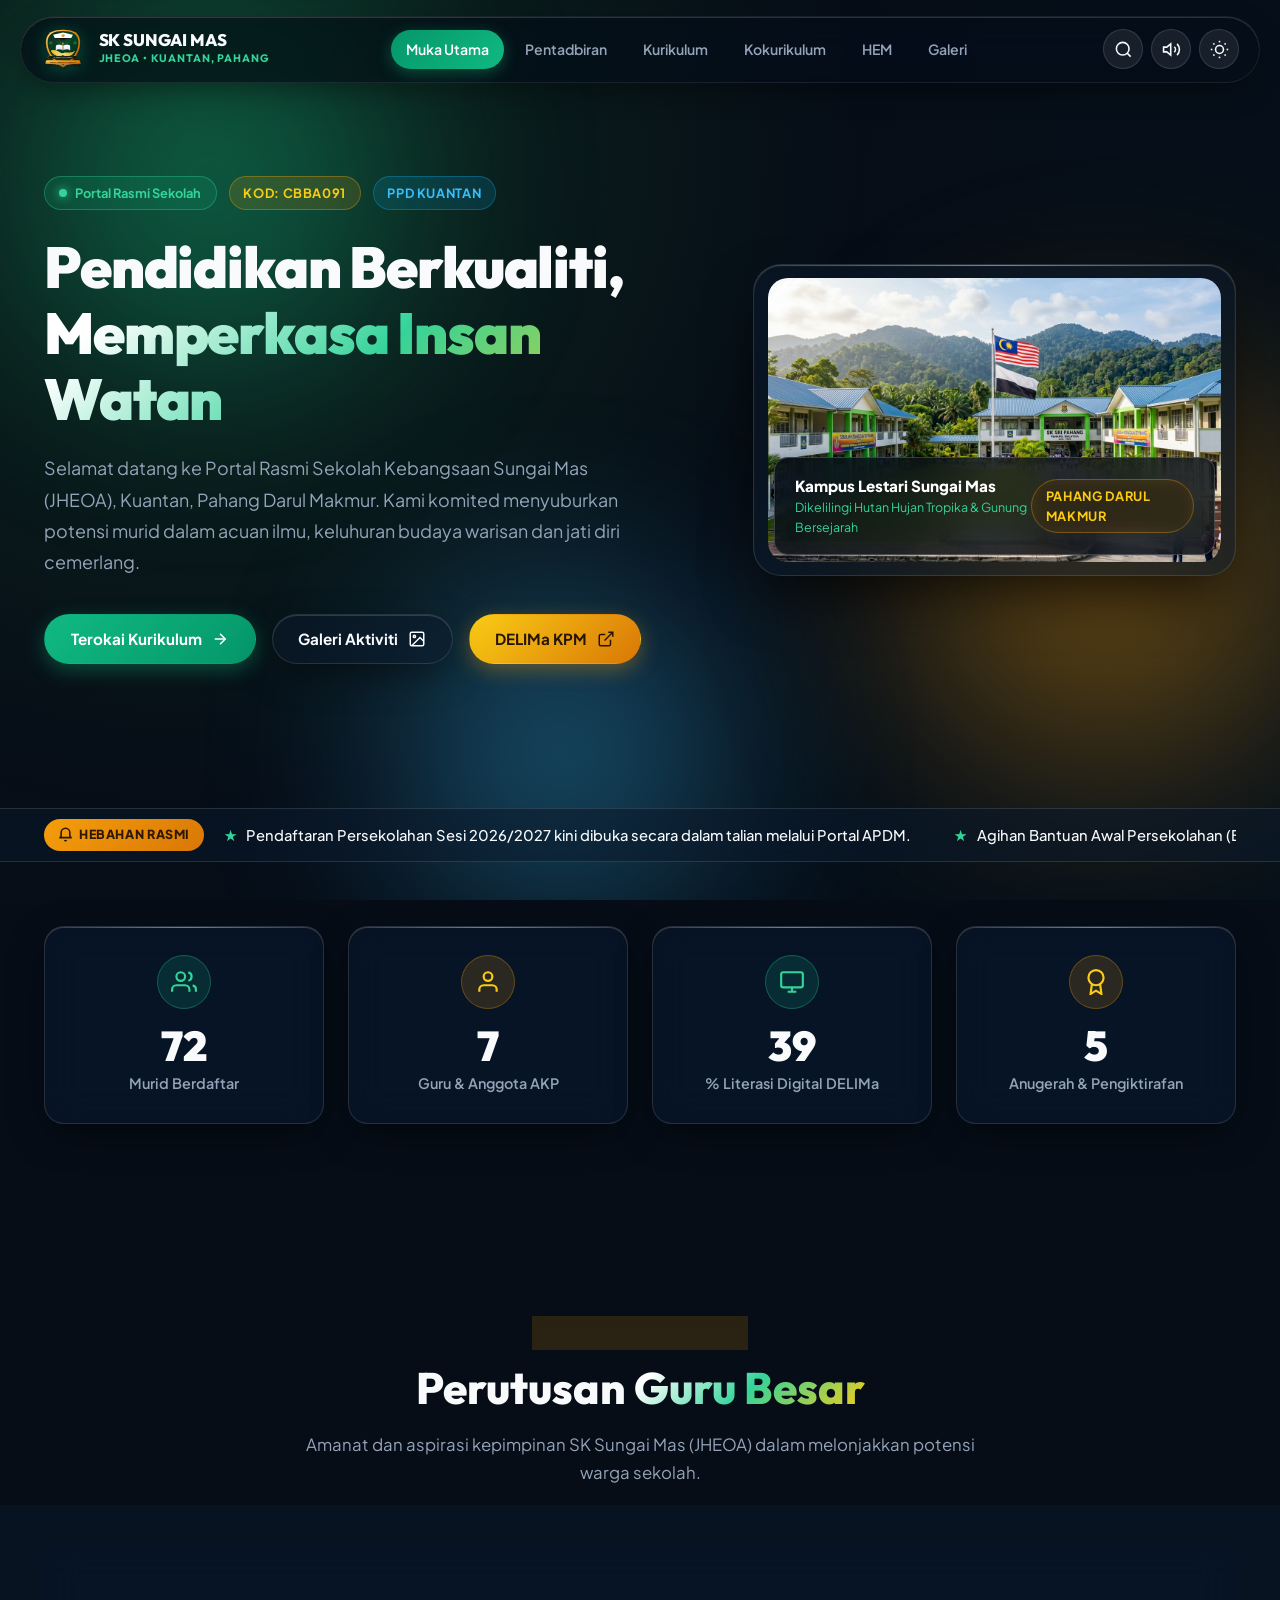
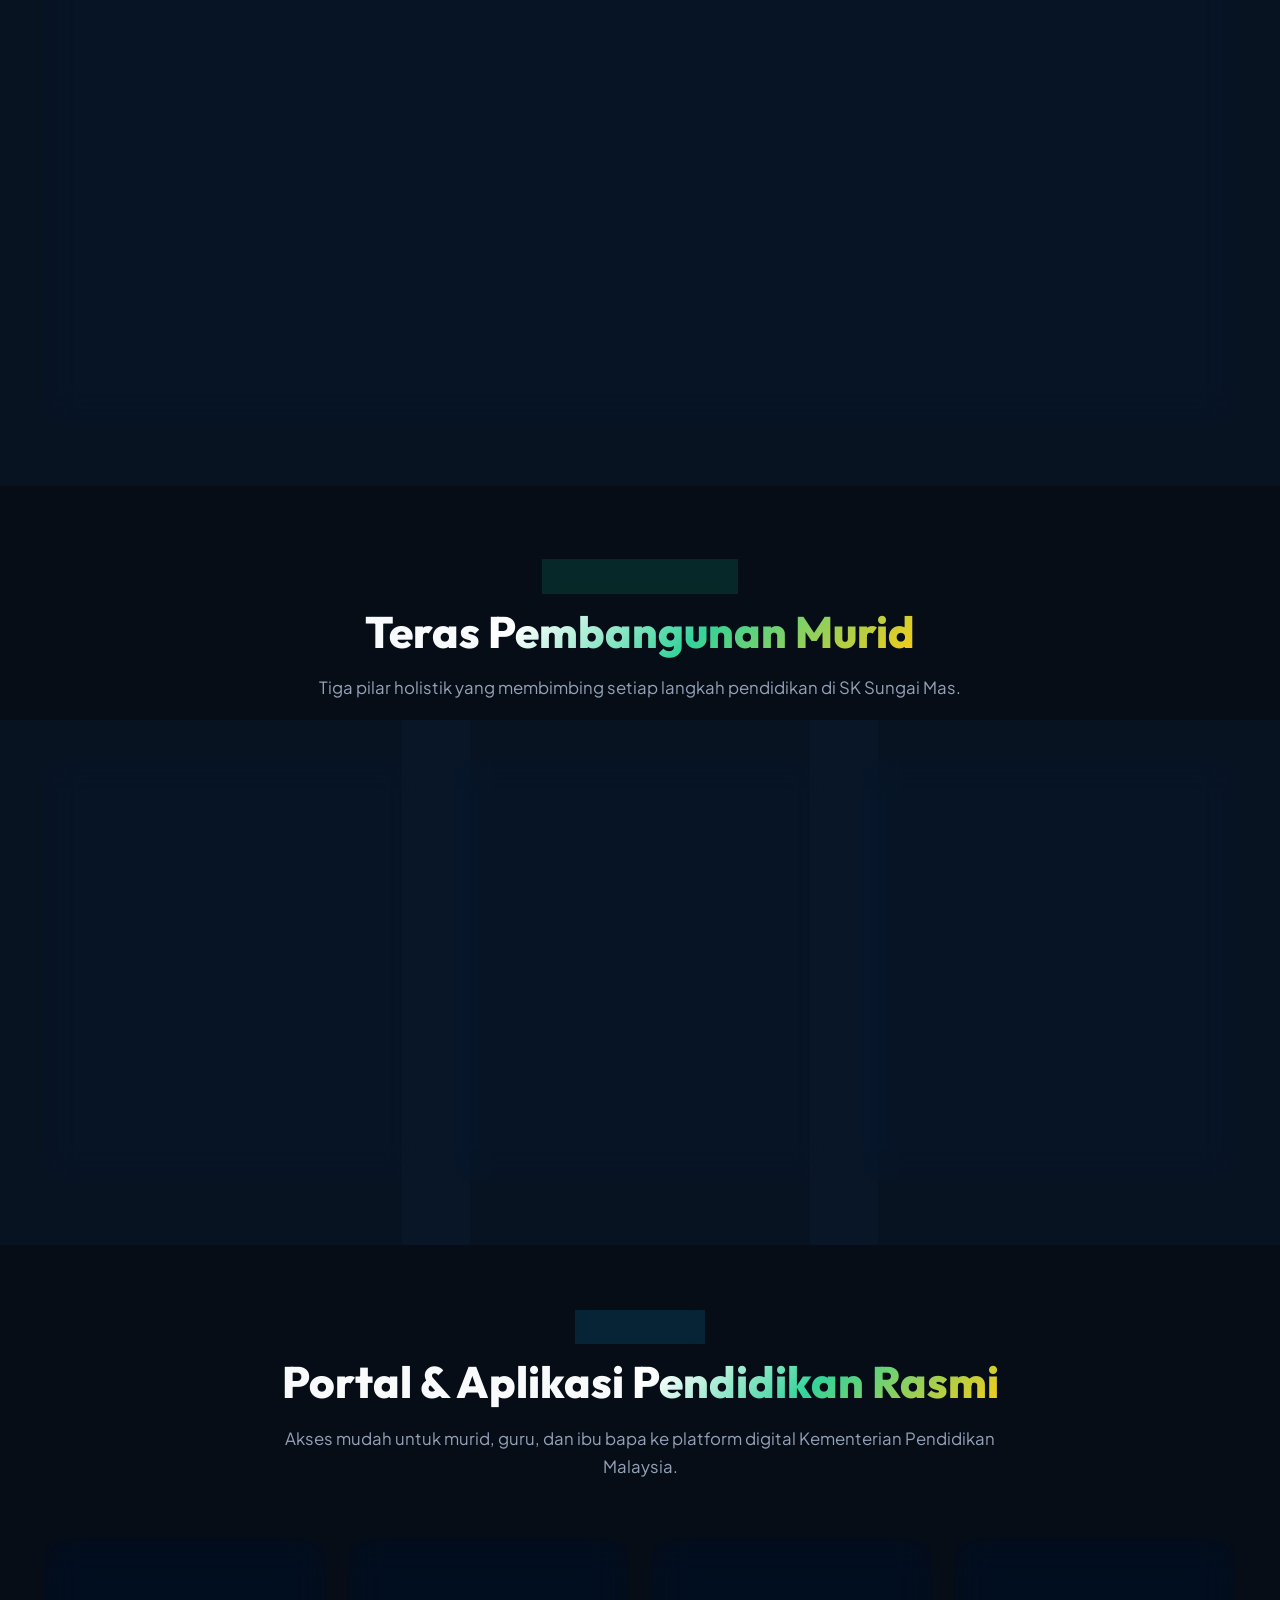
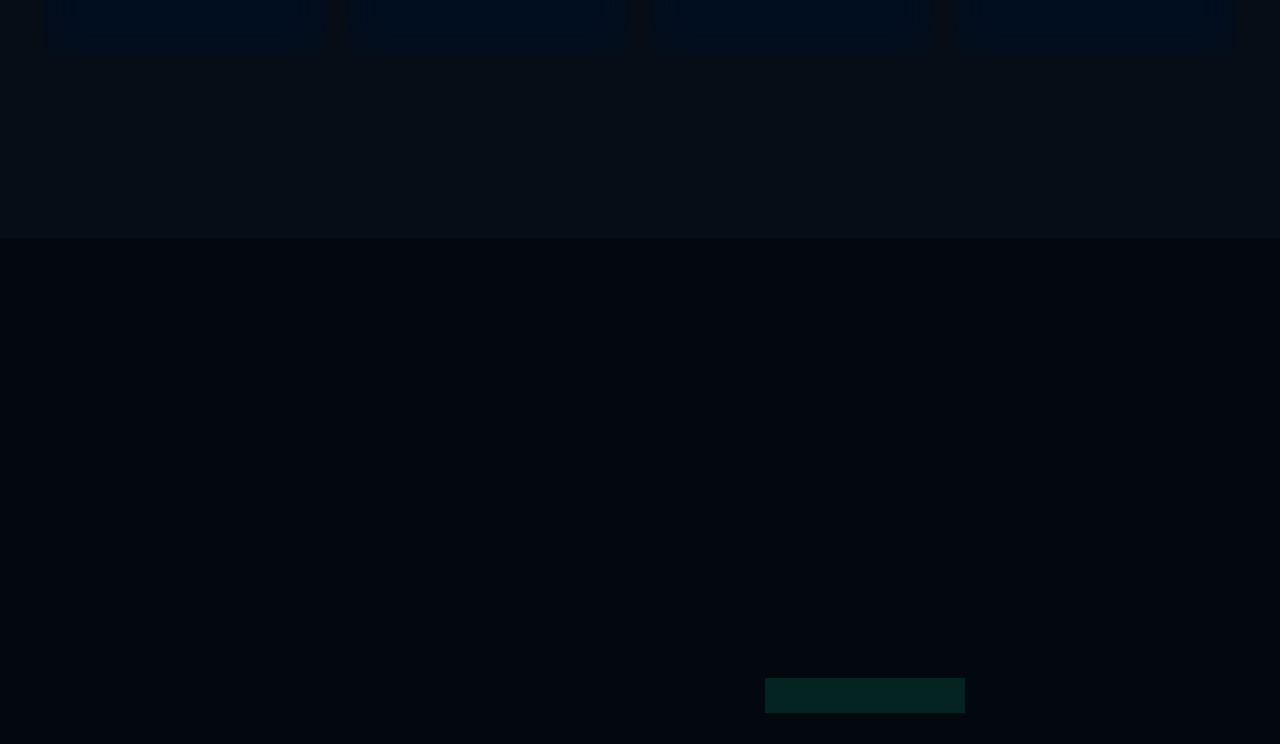
<file: index.html>
<!DOCTYPE html>
<html lang="ms" data-theme="dark">
<head>
  <meta charset="UTF-8">
  <meta name="viewport" content="width=device-width, initial-scale=1.0">
  <title>SK Sungai Mas (JHEOA), Kuantan | Laman Web Rasmi Sekolah</title>
  <meta name="description" content="Portal Rasmi Sekolah Kebangsaan Sungai Mas (JHEOA), Kuantan, Pahang. Memperkasa pendidikan murid Orang Asli ke arah kecemerlangan sahsiah, akademik dan warisan budaya.">
  <meta name="keywords" content="SK Sungai Mas, JHEOA, Sekolah Kebangsaan Sungai Mas, Kuantan, Pahang, Pendidikan Orang Asli, DELIMa, PPD Kuantan">
  
  <!-- Favicon -->
  <link rel="icon" type="image/svg+xml" href="assets/images/logo_sk_sungai_mas.svg">

  <!-- Stylesheets -->
  <link rel="stylesheet" href="css/glassmorphism.css">
  <link rel="stylesheet" href="css/style.css">
  <link rel="stylesheet" href="css/components.css">
</head>
<body>

  <!-- Dynamic Aurora Background Orbs -->
  <div class="aurora-container" aria-hidden="true">
    <div class="aurora-orb aurora-orb-1"></div>
    <div class="aurora-orb aurora-orb-2"></div>
    <div class="aurora-orb aurora-orb-3"></div>
  </div>

  <!-- Floating Glass Navigation Bar -->
  <header class="navbar-wrapper">
    <nav class="navbar" id="main-navbar">
      <a href="index.html" class="nav-brand" title="Muka Utama SK Sungai Mas">
        <img src="assets/images/logo_sk_sungai_mas.svg" alt="Logo SK Sungai Mas (JHEOA)" class="nav-logo-img">
        <div class="nav-brand-text">
          <span class="nav-brand-name">SK SUNGAI MAS</span>
          <span class="nav-brand-tagline">JHEOA • KUANTAN, PAHANG</span>
        </div>
      </a>

      <!-- Navigation Links -->
      <ul class="nav-menu">
        <li><a href="index.html" class="nav-link active">Muka Utama</a></li>
        <li><a href="pentadbiran.html" class="nav-link">Pentadbiran</a></li>
        <li><a href="kurikulum.html" class="nav-link">Kurikulum</a></li>
        <li><a href="kokurikulum.html" class="nav-link">Kokurikulum</a></li>
        <li><a href="hem.html" class="nav-link">HEM</a></li>
        <li><a href="galeri.html" class="nav-link">Galeri</a></li>
      </ul>

      <!-- Action Controls -->
      <div class="nav-actions">
        <!-- Search Trigger -->
        <button type="button" class="icon-btn" id="search-trigger-btn" title="Carian Pantas (Ctrl+K)" aria-label="Buka Carian">
          <svg viewBox="0 0 24 24" fill="none" stroke="currentColor">
            <circle cx="11" cy="11" r="8"></circle>
            <line x1="21" y1="21" x2="16.65" y2="16.65"></line>
          </svg>
        </button>

        <!-- Sound FX Toggle -->
        <button type="button" class="icon-btn" id="sound-toggle-btn" title="Bunyi UI: Aktif" aria-label="Suis Bunyi UI">
          <svg viewBox="0 0 24 24" fill="none" stroke="currentColor">
            <polygon points="11 5 6 9 2 9 2 15 6 15 11 19 11 5"></polygon>
            <path d="M19.07 4.93a10 10 0 0 1 0 14.14M15.54 8.46a5 5 0 0 1 0 7.07"></path>
          </svg>
        </button>

        <!-- Theme Mode Switcher -->
        <button type="button" class="icon-btn" id="theme-toggle-btn" title="Tukar Tema (Gelap/Terang)" aria-label="Tukar Tema">
          <svg viewBox="0 0 24 24" fill="none" stroke="currentColor">
            <circle cx="12" cy="12" r="5"></circle>
            <line x1="12" y1="1" x2="12" y2="3"></line>
            <line x1="12" y1="21" x2="12" y2="23"></line>
            <line x1="4.22" y1="4.22" x2="5.64" y2="5.64"></line>
            <line x1="18.36" y1="18.36" x2="19.78" y2="19.78"></line>
            <line x1="1" y1="12" x2="3" y2="12"></line>
            <line x1="21" y1="12" x2="23" y2="12"></line>
            <line x1="4.22" y1="19.78" x2="5.64" y2="18.36"></line>
            <line x1="18.36" y1="5.64" x2="19.78" y2="4.22"></line>
          </svg>
        </button>

        <!-- Mobile Menu Toggle Button -->
        <button type="button" class="icon-btn mobile-toggle" id="mobile-toggle-btn" aria-label="Buka Menu Navigasi">
          <svg viewBox="0 0 24 24" fill="none" stroke="currentColor">
            <line x1="3" y1="12" x2="21" y2="12"></line>
            <line x1="3" y1="6" x2="21" y2="6"></line>
            <line x1="3" y1="18" x2="21" y2="18"></line>
          </svg>
        </button>
      </div>
    </nav>
  </header>

  <!-- Main Content Area -->
  <main id="main-content">

    <!-- HERO SECTION -->
    <section class="hero-section">
      <div class="container">
        <div class="hero-grid">
          
          <!-- Hero Text & CTA -->
          <div class="hero-text-content">
            <div class="hero-badge-group">
              <span class="hero-badge-pulse">
                <span class="pulse-dot"></span>
                Portal Rasmi Sekolah
              </span>
              <span class="glass-badge glass-badge-gold">Kod: CBBA091</span>
              <span class="glass-badge glass-badge-cyan">PPD Kuantan</span>
            </div>

            <h1 class="hero-heading">
              Pendidikan Berkualiti, <br>
              <span class="gradient-text">Memperkasa Insan Watan</span>
            </h1>

            <p class="hero-desc">
              Selamat datang ke Portal Rasmi Sekolah Kebangsaan Sungai Mas (JHEOA), Kuantan, Pahang Darul Makmur. Kami komited menyuburkan potensi murid dalam acuan ilmu, keluhuran budaya warisan dan jati diri cemerlang.
            </p>

            <div class="hero-buttons">
              <a href="kurikulum.html" class="btn btn-primary">
                <span>Terokai Kurikulum</span>
                <svg width="18" height="18" viewBox="0 0 24 24" fill="none" stroke="currentColor" stroke-width="2">
                  <line x1="5" y1="12" x2="19" y2="12"></line>
                  <polyline points="12 5 19 12 12 19"></polyline>
                </svg>
              </a>
              <a href="galeri.html" class="btn btn-glass">
                <span>Galeri Aktiviti</span>
                <svg width="18" height="18" viewBox="0 0 24 24" fill="none" stroke="currentColor" stroke-width="2">
                  <rect x="3" y="3" width="18" height="18" rx="2" ry="2"></rect>
                  <circle cx="8.5" cy="8.5" r="1.5"></circle>
                  <polyline points="21 15 16 10 5 21"></polyline>
                </svg>
              </a>
              <a href="https://d2.delima.edu.my" target="_blank" rel="noopener noreferrer" class="btn btn-gold" title="Akses Pelantar DELIMa KPM">
                <span>DELIMa KPM</span>
                <svg width="18" height="18" viewBox="0 0 24 24" fill="none" stroke="currentColor" stroke-width="2">
                  <path d="M18 13v6a2 2 0 0 1-2 2H5a2 2 0 0 1-2-2V8a2 2 0 0 1 2-2h6"></path>
                  <polyline points="15 3 21 3 21 9"></polyline>
                  <line x1="10" y1="14" x2="21" y2="3"></line>
                </svg>
              </a>
            </div>
          </div>

          <!-- Hero Image Glass Showcase -->
          <div class="hero-visual">
            <div class="hero-card-showcase glass-panel tilt-card shimmer-hover">
              <div class="hero-img-frame">
                <img src="assets/images/school_hero_banner.jpg" alt="Pemandangan Kampus SK Sungai Mas (JHEOA)" class="hero-img">
              </div>
              <div class="hero-floating-glass-tag">
                <div>
                  <h2 style="font-size: 0.95rem; font-weight: 800; color: #ffffff;">Kampus Lestari Sungai Mas</h2>
                  <p style="font-size: 0.78rem; color: var(--emerald-400);">Dikelilingi Hutan Hujan Tropika & Gunung Bersejarah</p>
                </div>
                <span class="glass-badge glass-badge-gold">Pahang Darul Makmur</span>
              </div>
            </div>
          </div>

        </div>
      </div>
    </section>

    <!-- LIVE NEWS TICKER (HEBAHAN TERKINI) -->
    <div class="ticker-bar">
      <div class="container ticker-inner">
        <span class="ticker-label">
          <svg width="15" height="15" viewBox="0 0 24 24" fill="none" stroke="currentColor" stroke-width="2.5">
            <path d="M22 17H2a3 3 0 0 0 3-3V9a7 7 0 0 1 14 0v5a3 3 0 0 0 3 3zm-8.27 4a2 2 0 0 1-3.46 0"></path>
          </svg>
          Hebahan Rasmi
        </span>
        <div class="ticker-track">
          <div class="ticker-content">
            <span class="ticker-item"><span class="ticker-bullet">★</span> Pendaftaran Persekolahan Sesi 2026/2027 kini dibuka secara dalam talian melalui Portal APDM.</span>
            <span class="ticker-item"><span class="ticker-bullet">★</span> Agihan Bantuan Awal Persekolahan (BAP) dan Skim Pinjaman Buku Teks (SPBT) telah disempurnakan sepenuhnya.</span>
            <span class="ticker-item"><span class="ticker-bullet">★</span> Syabas kepada Pasukan Robotik & STEM SK Sungai Mas atas kejayaan cemerlang di Karnival Inovasi Daerah Kuantan!</span>
            <span class="ticker-item"><span class="ticker-bullet">★</span> Program Ihya Ramadan dan Majlis Khatam Al-Quran bakal berlangsung pada minggu hadapan.</span>
          </div>
        </div>
      </div>
    </div>

    <!-- STATS COUNTER GRID -->
    <section class="section" style="padding-top: 1rem;">
      <div class="container">
        <div class="stats-grid">
          
          <div class="stat-card glass-panel glass-panel-hover">
            <div class="stat-icon-wrap">
              <svg width="26" height="26" viewBox="0 0 24 24" fill="none" stroke="currentColor" stroke-width="2">
                <path d="M17 21v-2a4 4 0 0 0-4-4H5a4 4 0 0 0-4 4v2"></path>
                <circle cx="9" cy="7" r="4"></circle>
                <path d="M23 21v-2a4 4 0 0 0-3-3.87"></path>
                <path d="M16 3.13a4 4 0 0 1 0 7.75"></path>
              </svg>
            </div>
            <div class="stat-number" data-target="185">0</div>
            <div class="stat-label">Murid Berdaftar</div>
          </div>

          <div class="stat-card glass-panel glass-panel-hover">
            <div class="stat-icon-wrap gold">
              <svg width="26" height="26" viewBox="0 0 24 24" fill="none" stroke="currentColor" stroke-width="2">
                <path d="M20 21v-2a4 4 0 0 0-4-4H8a4 4 0 0 0-4 4v2"></path>
                <circle cx="12" cy="7" r="4"></circle>
              </svg>
            </div>
            <div class="stat-number" data-target="18">0</div>
            <div class="stat-label">Guru & Anggota AKP</div>
          </div>

          <div class="stat-card glass-panel glass-panel-hover">
            <div class="stat-icon-wrap">
              <svg width="26" height="26" viewBox="0 0 24 24" fill="none" stroke="currentColor" stroke-width="2">
                <rect x="2" y="3" width="20" height="14" rx="2" ry="2"></rect>
                <line x1="8" y1="21" x2="16" y2="21"></line>
                <line x1="12" y1="17" x2="12" y2="21"></line>
              </svg>
            </div>
            <div class="stat-number" data-target="100">0</div>
            <div class="stat-label">% Literasi Digital DELIMa</div>
          </div>

          <div class="stat-card glass-panel glass-panel-hover">
            <div class="stat-icon-wrap gold">
              <svg width="26" height="26" viewBox="0 0 24 24" fill="none" stroke="currentColor" stroke-width="2">
                <circle cx="12" cy="8" r="7"></circle>
                <polyline points="8.21 13.89 7 23 12 20 17 23 15.79 13.88"></polyline>
              </svg>
            </div>
            <div class="stat-number" data-target="14">0</div>
            <div class="stat-label">Anugerah & Pengiktirafan</div>
          </div>

        </div>
      </div>
    </section>

    <!-- PERUTUSAN GURU BESAR -->
    <section class="section" id="perutusan">
      <div class="container">
        <div class="section-header">
          <span class="glass-badge glass-badge-gold">Kepimpinan Berwawasan</span>
          <h2 class="section-title">Perutusan <span class="gradient-text">Guru Besar</span></h2>
          <p class="section-subtitle">Amanat dan aspirasi kepimpinan SK Sungai Mas (JHEOA) dalam melonjakkan potensi warga sekolah.</p>
        </div>

        <div class="headmaster-card glass-panel shimmer-hover">
          <div class="headmaster-photo-box">
            <img src="assets/images/guru_besar.jpg" alt="Dato' Roslan bin Hamid - Guru Besar SK Sungai Mas" class="headmaster-photo">
          </div>
          <div class="headmaster-content">
            <svg class="headmaster-quote-icon" viewBox="0 0 24 24" fill="currentColor">
              <path d="M14.017 21v-7.391c0-5.704 3.731-9.57 8.983-10.609l.995 2.151c-2.432.917-3.995 3.638-3.995 5.849h4v10h-9.983zm-14.017 0v-7.391c0-5.704 3.748-9.57 9-10.609l.996 2.151c-2.433.917-3.996 3.638-3.996 5.849h3.983v10h-9.983z"/>
            </svg>
            <p class="headmaster-text">
              "Pendidikan adalah jambatan emas yang merapatkan impian anak-anak watan dengan masa depan gemilang. Di SK Sungai Mas (JHEOA), kita bukan sekadar mengajar membaca, menulis dan mengira, tetapi membina maruah insan, menyuburkan akar budaya Orang Asli yang luhur, serta melengkapkan mereka dengan kemahiran teknologi abad ke-21. Bersama barisan guru yang berdedikasi dan sokongan padu ibu bapa, tiada gunung yang terlalu tinggi untuk kita daki."
            </p>
            <div class="headmaster-signature">
              <div class="headmaster-signature-name">Dato' Roslan bin Hamid</div>
              <div class="headmaster-signature-role">Guru Besar, SK Sungai Mas (JHEOA), Kuantan</div>
            </div>
          </div>
        </div>

      </div>
    </section>

    <!-- SOROTAN KEISTIMEWAAN & VISI SEKOLAH -->
    <section class="section" style="padding-top: 1rem;">
      <div class="container">
        <div class="section-header">
          <span class="glass-badge">Pilar Kecemerlangan</span>
          <h2 class="section-title">Teras <span class="gradient-text">Pembangunan Murid</span></h2>
          <p class="section-subtitle">Tiga pilar holistik yang membimbing setiap langkah pendidikan di SK Sungai Mas.</p>
        </div>

        <div style="display: grid; grid-template-columns: repeat(auto-fit, minmax(320px, 1fr)); gap: 2rem;">
          
          <!-- Pilar 1 -->
          <div class="glass-panel glass-panel-hover" style="padding: 2.2rem;">
            <div class="stat-icon-wrap" style="margin-bottom: 1.5rem;">
              <svg width="26" height="26" viewBox="0 0 24 24" fill="none" stroke="currentColor" stroke-width="2">
                <path d="M4 19.5A2.5 2.5 0 0 1 6.5 17H20"></path>
                <path d="M6.5 2H20v20H6.5A2.5 2.5 0 0 1 4 19.5v-15A2.5 2.5 0 0 1 6.5 2z"></path>
              </svg>
            </div>
            <h3 style="font-family: var(--font-heading); font-size: 1.35rem; font-weight: 800; margin-bottom: 0.75rem;">1. Kecemerlangan Akademik & STEM</h3>
            <p style="color: var(--text-muted); font-size: 0.95rem; line-height: 1.7; margin-bottom: 1.5rem;">
              Pendekatan Pembelajaran Abad Ke-21 (PAK21) yang interaktif, bilik darjah berpandukan digital DELIMa, sains berasaskan inkuiri dan bimbingan membaca literasi asas.
            </p>
            <a href="kurikulum.html" class="nav-link" style="padding-left: 0; color: var(--emerald-400); font-weight: 700;">
              Ketahui Lebih Lanjut →
            </a>
          </div>

          <!-- Pilar 2 -->
          <div class="glass-panel glass-panel-hover" style="padding: 2.2rem;">
            <div class="stat-icon-wrap gold" style="margin-bottom: 1.5rem;">
              <svg width="26" height="26" viewBox="0 0 24 24" fill="none" stroke="currentColor" stroke-width="2">
                <polygon points="12 2 15.09 8.26 22 9.27 17 14.14 18.18 21.02 12 17.77 5.82 21.02 7 14.14 2 9.27 8.91 8.26 12 2"></polygon>
              </svg>
            </div>
            <h3 style="font-family: var(--font-heading); font-size: 1.35rem; font-weight: 800; margin-bottom: 0.75rem;">2. Pemeliharaan Budaya & Kesenian</h3>
            <p style="color: var(--text-muted); font-size: 0.95rem; line-height: 1.7; margin-bottom: 1.5rem;">
              Mengekalkan kebanggaan warisan peribumi Orang Asli melalui seni anyaman tradisi, tarian sewang, muzik tradisional dan penghayatan nilai murni masyarakat setempat.
            </p>
            <a href="kokurikulum.html" class="nav-link" style="padding-left: 0; color: var(--gold-400); font-weight: 700;">
              Aktiviti Kebudayaan →
            </a>
          </div>

          <!-- Pilar 3 -->
          <div class="glass-panel glass-panel-hover" style="padding: 2.2rem;">
            <div class="stat-icon-wrap" style="margin-bottom: 1.5rem;">
              <svg width="26" height="26" viewBox="0 0 24 24" fill="none" stroke="currentColor" stroke-width="2">
                <path d="M20.84 4.61a5.5 5.5 0 0 0-7.78 0L12 5.67l-1.06-1.06a5.5 5.5 0 0 0-7.78 7.78l1.06 1.06L12 21.23l7.78-7.78 1.06-1.06a5.5 5.5 0 0 0 0-7.78z"></path>
              </svg>
            </div>
            <h3 style="font-family: var(--font-heading); font-size: 1.35rem; font-weight: 800; margin-bottom: 0.75rem;">3. Sahsiah & Kebajikan Holistik</h3>
            <p style="color: var(--text-muted); font-size: 0.95rem; line-height: 1.7; margin-bottom: 1.5rem;">
              Sistem Sahsiah Diri Murid (SSDM), pemantauan kesihatan 3K berkala, bimbingan kaunseling UBK, dan pelbagai skim bantuan kebajikan (BAP, SPBT, EMK).
            </p>
            <a href="hem.html" class="nav-link" style="padding-left: 0; color: var(--emerald-400); font-weight: 700;">
              Hal Ehwal Murid →
            </a>
          </div>

        </div>
      </div>
    </section>

    <!-- PAUTAN PANTAS SISTEM RASMI -->
    <section class="section" id="pautan-pantas">
      <div class="container">
        <div class="section-header">
          <span class="glass-badge glass-badge-cyan">Akses Pantas</span>
          <h2 class="section-title">Portal & Aplikasi <span class="gradient-text">Pendidikan Rasmi</span></h2>
          <p class="section-subtitle">Akses mudah untuk murid, guru, dan ibu bapa ke platform digital Kementerian Pendidikan Malaysia.</p>
        </div>

        <div class="quicklinks-grid">
          
          <a href="https://d2.delima.edu.my" target="_blank" rel="noopener noreferrer" class="quicklink-card glass-panel glass-panel-hover">
            <div class="quicklink-icon-box">
              <svg width="26" height="26" viewBox="0 0 24 24" fill="none" stroke="currentColor" stroke-width="2">
                <circle cx="12" cy="12" r="10"></circle>
                <path d="M12 2a14.5 14.5 0 0 0 0 20 14.5 14.5 0 0 0 0-20"></path>
                <path d="M2 12h20"></path>
              </svg>
            </div>
            <div>
              <div class="quicklink-name">DELIMa KPM</div>
              <div class="quicklink-desc">Pelantar Pembelajaran Digital KPM</div>
            </div>
          </a>

          <a href="https://apdm.moe.gov.my" target="_blank" rel="noopener noreferrer" class="quicklink-card glass-panel glass-panel-hover">
            <div class="quicklink-icon-box" style="color: var(--emerald-400);">
              <svg width="26" height="26" viewBox="0 0 24 24" fill="none" stroke="currentColor" stroke-width="2">
                <path d="M17 21v-2a4 4 0 0 0-4-4H5a4 4 0 0 0-4 4v2"></path>
                <circle cx="9" cy="7" r="4"></circle>
              </svg>
            </div>
            <div>
              <div class="quicklink-name">APDM Online</div>
              <div class="quicklink-desc">Aplikasi Pangkalan Data Murid</div>
            </div>
          </a>

          <a href="https://splkpm.moe.gov.my" target="_blank" rel="noopener noreferrer" class="quicklink-card glass-panel glass-panel-hover">
            <div class="quicklink-icon-box" style="color: var(--cyan-400);">
              <svg width="26" height="26" viewBox="0 0 24 24" fill="none" stroke="currentColor" stroke-width="2">
                <path d="M2 3h6a4 4 0 0 1 4 4v14a3 3 0 0 0-3-3H2z"></path>
                <path d="M22 3h-6a4 4 0 0 0-4 4v14a3 3 0 0 1 3-3h7z"></path>
              </svg>
            </div>
            <div>
              <div class="quicklink-name">SPLKPM</div>
              <div class="quicklink-desc">Sistem Pengurusan Latihan Guru</div>
            </div>
          </a>

          <a href="https://jakoa.gov.my" target="_blank" rel="noopener noreferrer" class="quicklink-card glass-panel glass-panel-hover">
            <div class="quicklink-icon-box" style="color: var(--gold-400);">
              <svg width="26" height="26" viewBox="0 0 24 24" fill="none" stroke="currentColor" stroke-width="2">
                <path d="M3 9l9-7 9 7v11a2 2 0 0 1-2 2H5a2 2 0 0 1-2-2z"></path>
                <polyline points="9 22 9 12 15 12 15 22"></polyline>
              </svg>
            </div>
            <div>
              <div class="quicklink-name">JAKOA Malaysia</div>
              <div class="quicklink-desc">Kemajuan Orang Asli</div>
            </div>
          </a>

        </div>
      </div>
    </section>

  </main>

  <!-- SMART SEARCH MODAL (Ctrl+K) -->
  <div class="search-modal" id="search-modal" role="dialog" aria-modal="true" aria-label="Carian Portal">
    <div class="search-dialog glass-panel">
      <div class="search-header-bar">
        <svg width="20" height="20" viewBox="0 0 24 24" fill="none" stroke="currentColor" stroke-width="2" style="color: var(--emerald-400);">
          <circle cx="11" cy="11" r="8"></circle>
          <line x1="21" y1="21" x2="16.65" y2="16.65"></line>
        </svg>
        <input type="text" class="search-input-field" id="search-input-field" placeholder="Cari halaman, guru, subjek, takwim, atau pautan...">
        <button type="button" class="icon-btn" id="search-close-btn" style="width: 32px; height: 32px;" aria-label="Tutup Carian">
          <svg viewBox="0 0 24 24" fill="none" stroke="currentColor" stroke-width="2">
            <line x1="18" y1="6" x2="6" y2="18"></line>
            <line x1="6" y1="6" x2="18" y2="18"></line>
          </svg>
        </button>
      </div>
      <div class="search-results-list" id="search-results-list">
        <!-- Rendered dynamically via JavaScript -->
      </div>
    </div>
  </div>

  <!-- FLOATING BACK TO TOP BUTTON -->
  <button type="button" class="icon-btn" id="back-to-top-btn" title="Kembali ke Atas" aria-label="Kembali ke Atas" style="position: fixed; bottom: 2rem; right: 2rem; z-index: 999; opacity: 0; visibility: hidden; width: 48px; height: 48px; background: var(--emerald-600); color: #ffffff; box-shadow: 0 8px 25px var(--emerald-glow);">
    <svg viewBox="0 0 24 24" fill="none" stroke="currentColor" stroke-width="2.5">
      <polyline points="18 15 12 9 6 15"></polyline>
    </svg>
  </button>

  <!-- FOOTER -->
  <footer class="footer">
    <div class="container">
      <div class="footer-grid">
        
        <!-- School Identity & Info -->
        <div>
          <a href="index.html" class="nav-brand" style="margin-bottom: 1rem;">
            <img src="assets/images/logo_sk_sungai_mas.svg" alt="Logo SK Sungai Mas" class="nav-logo-img" style="width: 48px; height: 48px;">
            <div class="nav-brand-text">
              <span class="nav-brand-name">SK SUNGAI MAS (JHEOA)</span>
              <span class="nav-brand-tagline">BERILMU • BERBUDAYA • BERBAKTI</span>
            </div>
          </a>
          <p class="footer-brand-desc">
            Sekolah Kebangsaan Sungai Mas (JHEOA) merupakan institusi pendidikan rendah yang berdedikasi membimbing dan memperkasa anak-anak peribumi Orang Asli di Kuantan, Pahang ke arah kecemerlangan masa depan.
          </p>
        </div>

        <!-- Navigation Links -->
        <div>
          <h3 class="footer-title">Pautan Pantas</h3>
          <ul class="footer-links">
            <li><a href="index.html">Muka Utama</a></li>
            <li><a href="pentadbiran.html">Pentadbiran & Guru</a></li>
            <li><a href="kurikulum.html">Kurikulum & PBD</a></li>
            <li><a href="kokurikulum.html">Kokurikulum & Sukan</a></li>
            <li><a href="hem.html">Hal Ehwal Murid</a></li>
            <li><a href="galeri.html">Galeri Aktiviti</a></li>
          </ul>
        </div>

        <!-- Official Agencies -->
        <div>
          <h3 class="footer-title">Agensi Berkaitan</h3>
          <ul class="footer-links">
            <li><a href="https://www.moe.gov.my" target="_blank" rel="noopener noreferrer">Kementerian Pendidikan Malaysia</a></li>
            <li><a href="https://jpnpahang.moe.gov.my" target="_blank" rel="noopener noreferrer">JPN Pahang</a></li>
            <li><a href="https://jakoa.gov.my" target="_blank" rel="noopener noreferrer">Jabatan Kemajuan Orang Asli (JAKOA)</a></li>
            <li><a href="https://d2.delima.edu.my" target="_blank" rel="noopener noreferrer">Portal Pembelajaran DELIMa</a></li>
            <li><a href="https://apdm.moe.gov.my" target="_blank" rel="noopener noreferrer">Aplikasi APDM Online</a></li>
          </ul>
        </div>

        <!-- Contact & Address -->
        <div>
          <h3 class="footer-title">Hubungi Kami</h3>
          <div class="footer-contact-item">
            <svg viewBox="0 0 24 24" fill="none" stroke="currentColor">
              <path d="M21 10c0 7-9 13-9 13s-9-6-9-13a9 9 0 0 1 18 0z"></path>
              <circle cx="12" cy="10" r="3"></circle>
            </svg>
            <span>SK Sungai Mas (JHEOA), Peti Surat 142, 25710 Kuantan, Pahang Darul Makmur.</span>
          </div>
          <div class="footer-contact-item">
            <svg viewBox="0 0 24 24" fill="none" stroke="currentColor">
              <path d="M22 16.92v3a2 2 0 0 1-2.18 2 19.79 19.79 0 0 1-8.63-3.07 19.5 19.5 0 0 1-6-6 19.79 19.79 0 0 1-3.07-8.67A2 2 0 0 1 4.11 2h3a2 2 0 0 1 2 1.72 12.84 12.84 0 0 0 .7 2.81 2 2 0 0 1-.45 2.11L8.09 9.91a16 16 0 0 0 6 6l1.27-1.27a2 2 0 0 1 2.11-.45 12.84 12.84 0 0 0 2.81.7A2 2 0 0 1 22 16.92z"></path>
            </svg>
            <span>Tel Pejabat: +609-514 1289</span>
          </div>
          <div class="footer-contact-item">
            <svg viewBox="0 0 24 24" fill="none" stroke="currentColor">
              <path d="M4 4h16c1.1 0 2 .9 2 2v12c0 1.1-.9 2-2 2H4c-1.1 0-2-.9-2-2V6c0-1.1.9-2 2-2z"></path>
              <polyline points="22,6 12,13 2,6"></polyline>
            </svg>
            <span>Emel: cbba091@moe.edu.my</span>
          </div>
        </div>

      </div>

      <div class="footer-bottom">
        <div>&copy; 2026 SK Sungai Mas (JHEOA), Kuantan. Hak Cipta Terpelihara.</div>
        <div style="display: flex; gap: 1rem; align-items: center;">
          <span class="glass-badge">Kod Sekolah: CBBA091</span>
          <span>Direka dengan Glassmorphism Interaktif</span>
        </div>
      </div>
    </div>
  </footer>

  <!-- Scripts -->
  <script src="js/main.js"></script>
</body>
</html>
</file>
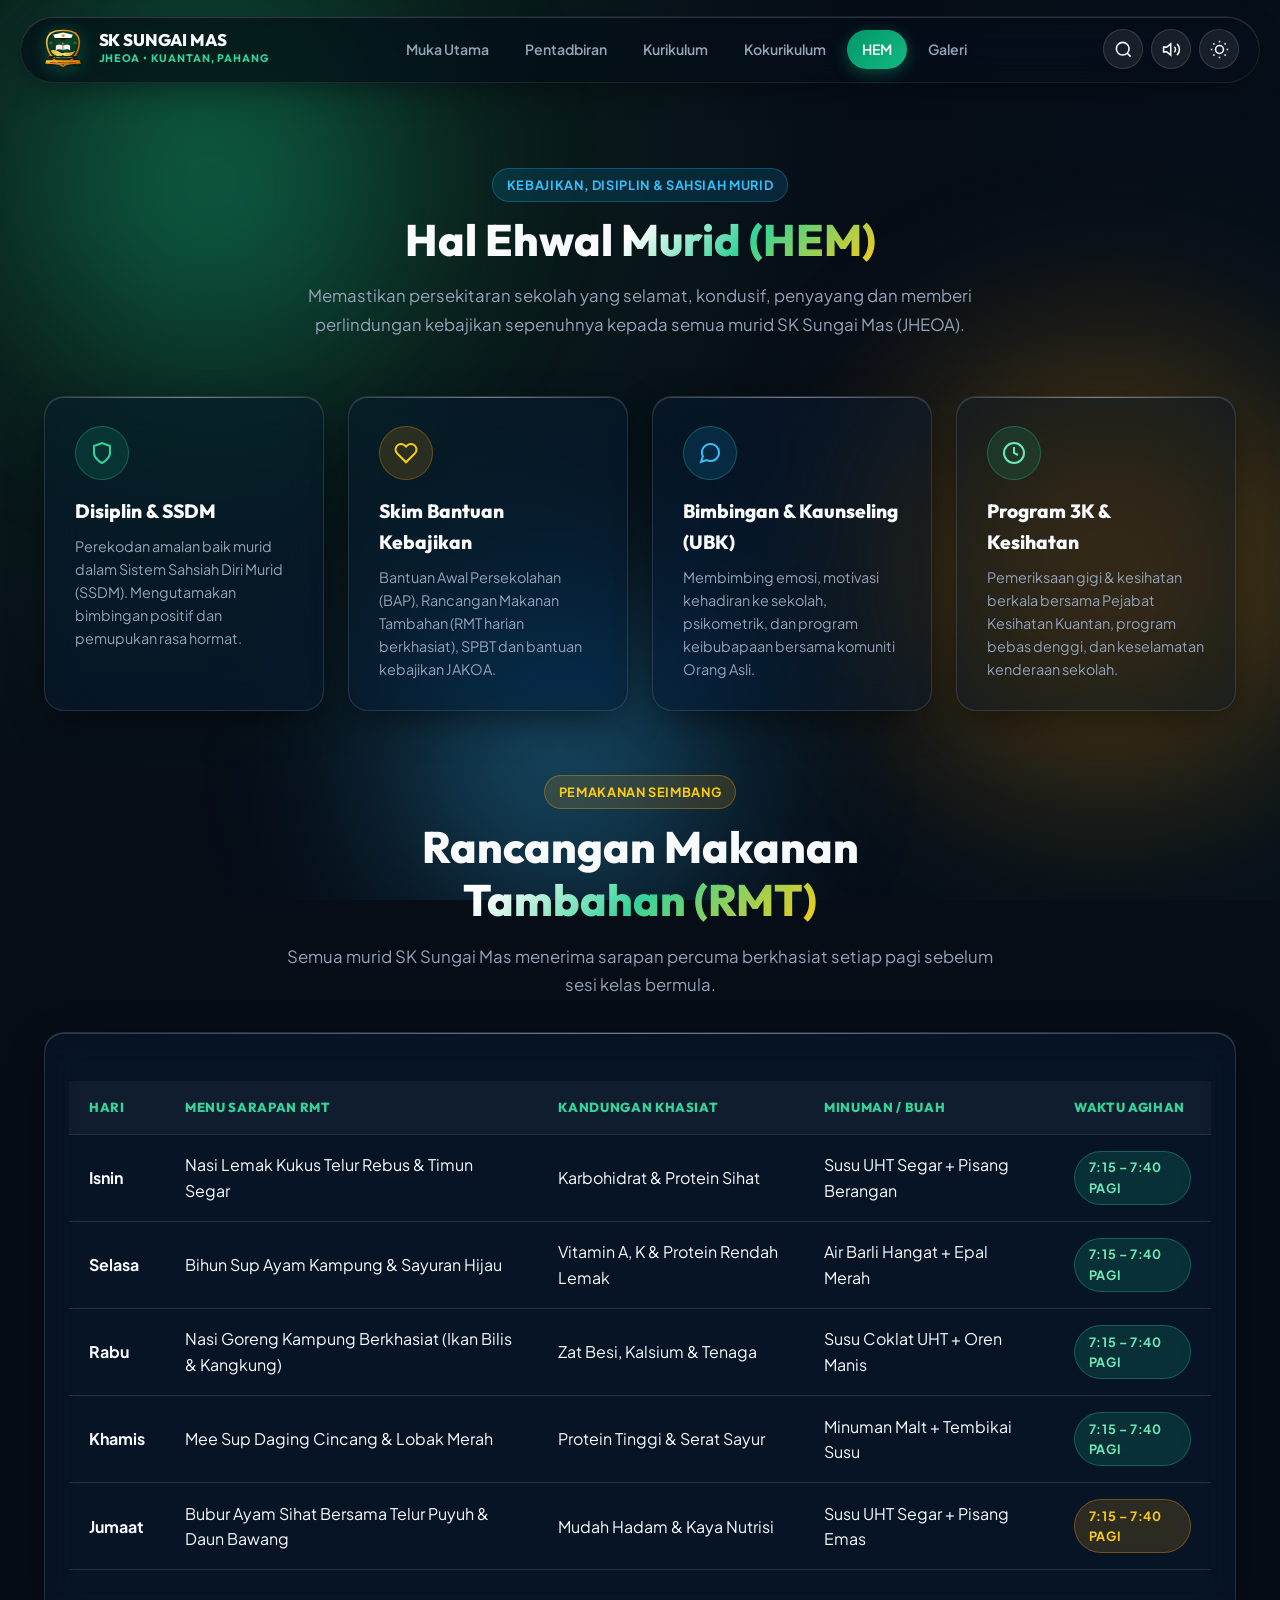
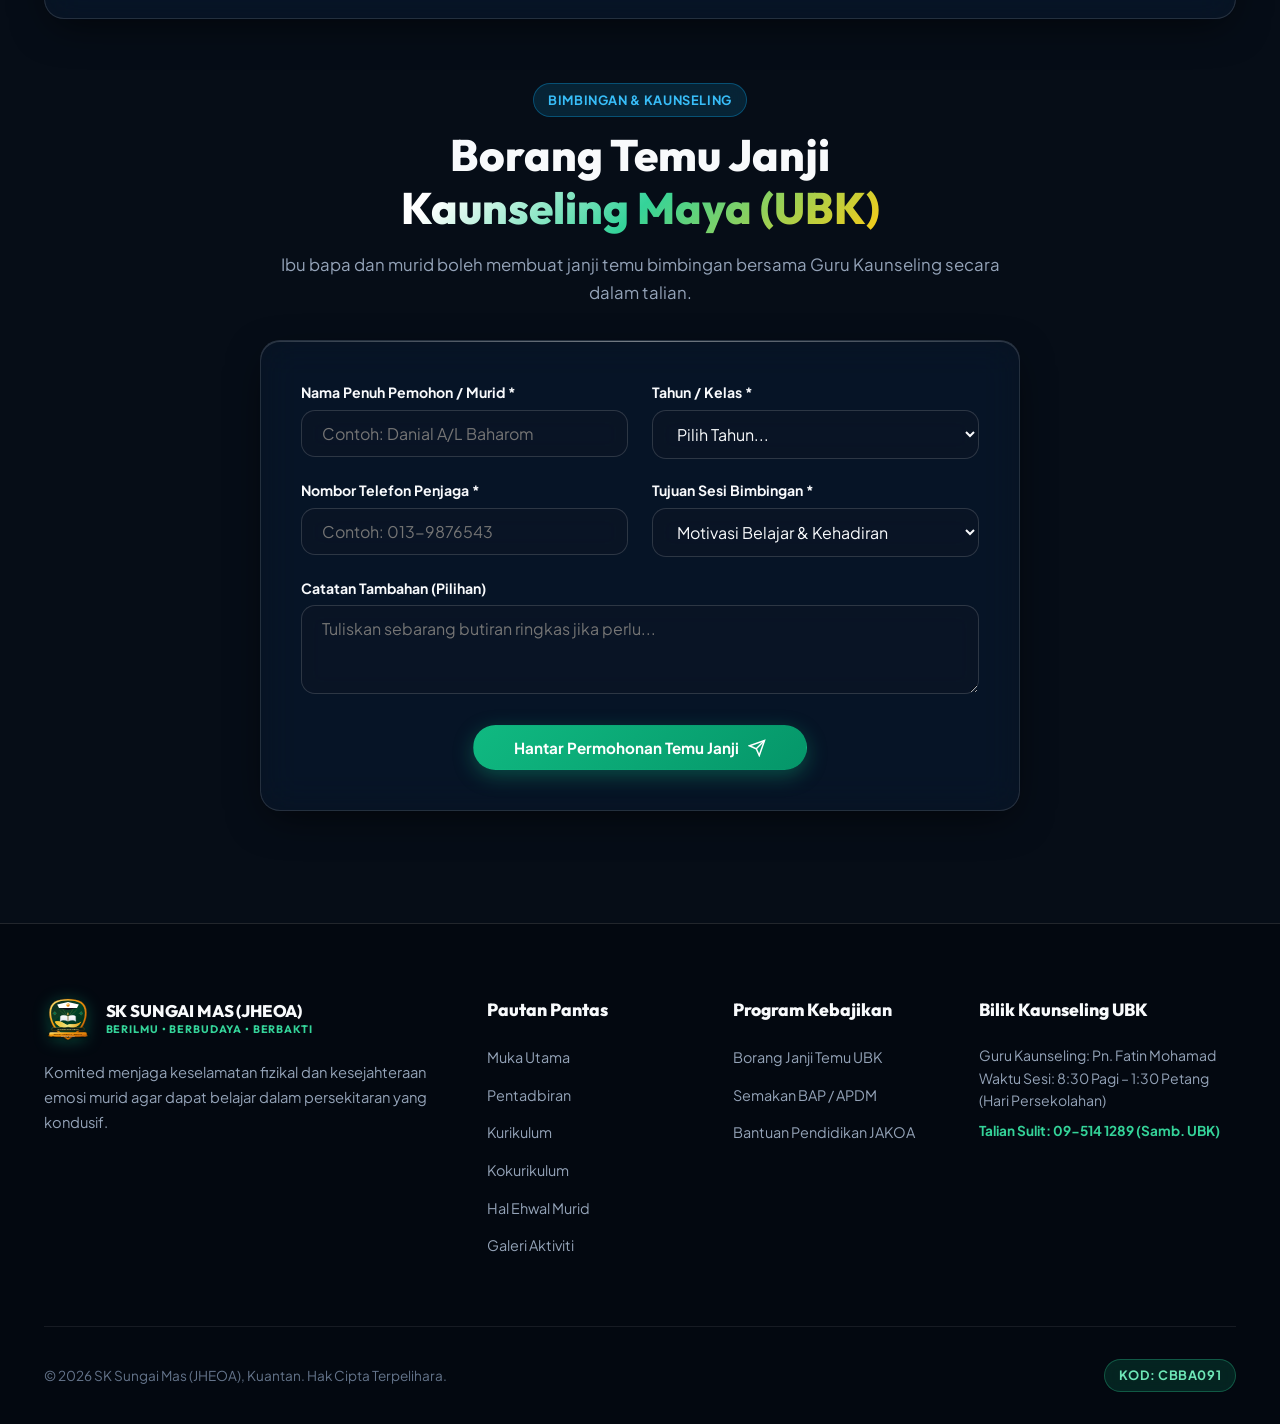
<file: hem.html>
<!DOCTYPE html>
<html lang="ms" data-theme="dark">
<head>
  <meta charset="UTF-8">
  <meta name="viewport" content="width=device-width, initial-scale=1.0">
  <title>Hal Ehwal Murid (HEM) | SK Sungai Mas (JHEOA), Kuantan</title>
  <meta name="description" content="Pengurusan Hal Ehwal Murid (HEM), kebajikan, bimbingan dan kaunseling, disiplin SSDM, bantuan RMT, SPBT dan program 3K SK Sungai Mas (JHEOA), Kuantan.">
  <meta name="keywords" content="HEM SK Sungai Mas, Bantuan RMT, Kaunseling UBK, SPBT, Disiplin SSDM, Bantuan Orang Asli JAKOA">

  <link rel="icon" type="image/svg+xml" href="assets/images/logo_sk_sungai_mas.svg">
  <link rel="stylesheet" href="css/glassmorphism.css">
  <link rel="stylesheet" href="css/style.css">
  <link rel="stylesheet" href="css/components.css">
</head>
<body>

  <!-- Dynamic Aurora Background Orbs -->
  <div class="aurora-container" aria-hidden="true">
    <div class="aurora-orb aurora-orb-1"></div>
    <div class="aurora-orb aurora-orb-2"></div>
    <div class="aurora-orb aurora-orb-3"></div>
  </div>

  <!-- Floating Glass Navbar -->
  <header class="navbar-wrapper">
    <nav class="navbar" id="main-navbar">
      <a href="index.html" class="nav-brand" title="Muka Utama SK Sungai Mas">
        <img src="assets/images/logo_sk_sungai_mas.svg" alt="Logo SK Sungai Mas (JHEOA)" class="nav-logo-img">
        <div class="nav-brand-text">
          <span class="nav-brand-name">SK SUNGAI MAS</span>
          <span class="nav-brand-tagline">JHEOA • KUANTAN, PAHANG</span>
        </div>
      </a>

      <ul class="nav-menu">
        <li><a href="index.html" class="nav-link">Muka Utama</a></li>
        <li><a href="pentadbiran.html" class="nav-link">Pentadbiran</a></li>
        <li><a href="kurikulum.html" class="nav-link">Kurikulum</a></li>
        <li><a href="kokurikulum.html" class="nav-link">Kokurikulum</a></li>
        <li><a href="hem.html" class="nav-link active">HEM</a></li>
        <li><a href="galeri.html" class="nav-link">Galeri</a></li>
      </ul>

      <div class="nav-actions">
        <button type="button" class="icon-btn" id="search-trigger-btn" title="Carian Pantas (Ctrl+K)" aria-label="Buka Carian">
          <svg viewBox="0 0 24 24" fill="none" stroke="currentColor">
            <circle cx="11" cy="11" r="8"></circle>
            <line x1="21" y1="21" x2="16.65" y2="16.65"></line>
          </svg>
        </button>

        <button type="button" class="icon-btn" id="sound-toggle-btn" title="Bunyi UI: Aktif" aria-label="Suis Bunyi UI">
          <svg viewBox="0 0 24 24" fill="none" stroke="currentColor">
            <polygon points="11 5 6 9 2 9 2 15 6 15 11 19 11 5"></polygon>
            <path d="M19.07 4.93a10 10 0 0 1 0 14.14M15.54 8.46a5 5 0 0 1 0 7.07"></path>
          </svg>
        </button>

        <button type="button" class="icon-btn" id="theme-toggle-btn" title="Tukar Tema (Gelap/Terang)" aria-label="Tukar Tema">
          <svg viewBox="0 0 24 24" fill="none" stroke="currentColor">
            <circle cx="12" cy="12" r="5"></circle>
            <line x1="12" y1="1" x2="12" y2="3"></line>
            <line x1="12" y1="21" x2="12" y2="23"></line>
            <line x1="4.22" y1="4.22" x2="5.64" y2="5.64"></line>
            <line x1="18.36" y1="18.36" x2="19.78" y2="19.78"></line>
            <line x1="1" y1="12" x2="3" y2="12"></line>
            <line x1="21" y1="12" x2="23" y2="12"></line>
            <line x1="4.22" y1="19.78" x2="5.64" y2="18.36"></line>
            <line x1="18.36" y1="5.64" x2="19.78" y2="4.22"></line>
          </svg>
        </button>

        <button type="button" class="icon-btn mobile-toggle" id="mobile-toggle-btn" aria-label="Buka Menu Navigasi">
          <svg viewBox="0 0 24 24" fill="none" stroke="currentColor">
            <line x1="3" y1="12" x2="21" y2="12"></line>
            <line x1="3" y1="6" x2="21" y2="6"></line>
            <line x1="3" y1="18" x2="21" y2="18"></line>
          </svg>
        </button>
      </div>
    </nav>
  </header>

  <main id="main-content" style="padding-top: 5rem;">

    <!-- SECTION TITLE -->
    <section class="section" style="padding-bottom: 2rem;">
      <div class="container">
        <div class="section-header">
          <span class="glass-badge glass-badge-cyan">Kebajikan, Disiplin & Sahsiah Murid</span>
          <h1 class="section-title">Hal Ehwal <span class="gradient-text">Murid (HEM)</span></h1>
          <p class="section-subtitle">
            Memastikan persekitaran sekolah yang selamat, kondusif, penyayang dan memberi perlindungan kebajikan sepenuhnya kepada semua murid SK Sungai Mas (JHEOA).
          </p>
        </div>

        <!-- 4 TERAS PENGURUSAN HEM -->
        <div style="display: grid; grid-template-columns: repeat(auto-fit, minmax(270px, 1fr)); gap: 1.5rem; margin-bottom: 4rem;">
          
          <div class="glass-panel glass-panel-hover" style="padding: 1.85rem;">
            <div class="stat-icon-wrap" style="margin-bottom: 1rem;">
              <svg width="24" height="24" viewBox="0 0 24 24" fill="none" stroke="currentColor" stroke-width="2">
                <path d="M12 22s8-4 8-10V5l-8-3-8 3v7c0 6 8 10 8 10z"></path>
              </svg>
            </div>
            <h3 style="font-family: var(--font-heading); font-size: 1.2rem; font-weight: 800; margin-bottom: 0.5rem;">Disiplin & SSDM</h3>
            <p style="color: var(--text-muted); font-size: 0.9rem; line-height: 1.6;">
              Perekodan amalan baik murid dalam Sistem Sahsiah Diri Murid (SSDM). Mengutamakan bimbingan positif dan pemupukan rasa hormat.
            </p>
          </div>

          <div class="glass-panel glass-panel-hover" style="padding: 1.85rem;">
            <div class="stat-icon-wrap gold" style="margin-bottom: 1rem;">
              <svg width="24" height="24" viewBox="0 0 24 24" fill="none" stroke="currentColor" stroke-width="2">
                <path d="M20.84 4.61a5.5 5.5 0 0 0-7.78 0L12 5.67l-1.06-1.06a5.5 5.5 0 0 0-7.78 7.78l1.06 1.06L12 21.23l7.78-7.78 1.06-1.06a5.5 5.5 0 0 0 0-7.78z"></path>
              </svg>
            </div>
            <h3 style="font-family: var(--font-heading); font-size: 1.2rem; font-weight: 800; margin-bottom: 0.5rem;">Skim Bantuan Kebajikan</h3>
            <p style="color: var(--text-muted); font-size: 0.9rem; line-height: 1.6;">
              Bantuan Awal Persekolahan (BAP), Rancangan Makanan Tambahan (RMT harian berkhasiat), SPBT dan bantuan kebajikan JAKOA.
            </p>
          </div>

          <div class="glass-panel glass-panel-hover" style="padding: 1.85rem;">
            <div class="stat-icon-wrap" style="margin-bottom: 1rem; color: var(--cyan-400); background: rgba(14, 165, 233, 0.15);">
              <svg width="24" height="24" viewBox="0 0 24 24" fill="none" stroke="currentColor" stroke-width="2">
                <path d="M21 11.5a8.38 8.38 0 0 1-.9 3.8 8.5 8.5 0 0 1-7.6 4.7 8.38 8.38 0 0 1-3.8-.9L3 21l1.9-5.7a8.38 8.38 0 0 1-.9-3.8 8.5 8.5 0 0 1 4.7-7.6 8.38 8.38 0 0 1 3.8-.9h.5a8.48 8.48 0 0 1 8 8v.5z"></path>
              </svg>
            </div>
            <h3 style="font-family: var(--font-heading); font-size: 1.2rem; font-weight: 800; margin-bottom: 0.5rem;">Bimbingan & Kaunseling (UBK)</h3>
            <p style="color: var(--text-muted); font-size: 0.9rem; line-height: 1.6;">
              Membimbing emosi, motivasi kehadiran ke sekolah, psikometrik, dan program keibubapaan bersama komuniti Orang Asli.
            </p>
          </div>

          <div class="glass-panel glass-panel-hover" style="padding: 1.85rem;">
            <div class="stat-icon-wrap" style="margin-bottom: 1rem; color: var(--emerald-300); background: rgba(16, 185, 129, 0.15);">
              <svg width="24" height="24" viewBox="0 0 24 24" fill="none" stroke="currentColor" stroke-width="2">
                <circle cx="12" cy="12" r="10"></circle>
                <path d="M12 6v6l4 2"></path>
              </svg>
            </div>
            <h3 style="font-family: var(--font-heading); font-size: 1.2rem; font-weight: 800; margin-bottom: 0.5rem;">Program 3K & Kesihatan</h3>
            <p style="color: var(--text-muted); font-size: 0.9rem; line-height: 1.6;">
              Pemeriksaan gigi & kesihatan berkala bersama Pejabat Kesihatan Kuantan, program bebas denggi, dan keselamatan kenderaan sekolah.
            </p>
          </div>

        </div>

        <!-- SKIM RMT & MENU SIHAT HARIAN -->
        <div class="section-header" style="margin-top: 4rem; margin-bottom: 2rem;">
          <span class="glass-badge glass-badge-gold">Pemakanan Seimbang</span>
          <h2 class="section-title">Rancangan Makanan <span class="gradient-text">Tambahan (RMT)</span></h2>
          <p class="section-subtitle">Semua murid SK Sungai Mas menerima sarapan percuma berkhasiat setiap pagi sebelum sesi kelas bermula.</p>
        </div>

        <div class="glass-panel" style="padding: 1.5rem; overflow-x: auto; margin-bottom: 4rem;">
          <table class="timetable-glass-table">
            <thead>
              <tr>
                <th>Hari</th>
                <th>Menu Sarapan RMT</th>
                <th>Kandungan Khasiat</th>
                <th>Minuman / Buah</th>
                <th>Waktu Agihan</th>
              </tr>
            </thead>
            <tbody>
              <tr>
                <td><strong>Isnin</strong></td>
                <td>Nasi Lemak Kukus Telur Rebus & Timun Segar</td>
                <td>Karbohidrat & Protein Sihat</td>
                <td>Susu UHT Segar + Pisang Berangan</td>
                <td><span class="glass-badge">7:15 – 7:40 Pagi</span></td>
              </tr>
              <tr>
                <td><strong>Selasa</strong></td>
                <td>Bihun Sup Ayam Kampung & Sayuran Hijau</td>
                <td>Vitamin A, K & Protein Rendah Lemak</td>
                <td>Air Barli Hangat + Epal Merah</td>
                <td><span class="glass-badge">7:15 – 7:40 Pagi</span></td>
              </tr>
              <tr>
                <td><strong>Rabu</strong></td>
                <td>Nasi Goreng Kampung Berkhasiat (Ikan Bilis & Kangkung)</td>
                <td>Zat Besi, Kalsium & Tenaga</td>
                <td>Susu Coklat UHT + Oren Manis</td>
                <td><span class="glass-badge">7:15 – 7:40 Pagi</span></td>
              </tr>
              <tr>
                <td><strong>Khamis</strong></td>
                <td>Mee Sup Daging Cincang & Lobak Merah</td>
                <td>Protein Tinggi & Serat Sayur</td>
                <td>Minuman Malt + Tembikai Susu</td>
                <td><span class="glass-badge">7:15 – 7:40 Pagi</span></td>
              </tr>
              <tr>
                <td><strong>Jumaat</strong></td>
                <td>Bubur Ayam Sihat Bersama Telur Puyuh & Daun Bawang</td>
                <td>Mudah Hadam & Kaya Nutrisi</td>
                <td>Susu UHT Segar + Pisang Emas</td>
                <td><span class="glass-badge glass-badge-gold">7:15 – 7:40 Pagi</span></td>
              </tr>
            </tbody>
          </table>
        </div>

        <!-- BORANG TEMU JANJI UBK INTERAKTIF -->
        <div class="section-header" id="kaunseling" style="margin-top: 4rem; margin-bottom: 2rem;">
          <span class="glass-badge glass-badge-cyan">Bimbingan & Kaunseling</span>
          <h2 class="section-title">Borang Temu Janji <span class="gradient-text">Kaunseling Maya (UBK)</span></h2>
          <p class="section-subtitle">Ibu bapa dan murid boleh membuat janji temu bimbingan bersama Guru Kaunseling secara dalam talian.</p>
        </div>

        <div class="glass-panel" style="max-width: 760px; margin-inline: auto; padding: 2.5rem;">
          <form id="counseling-appointment-form">
            
            <div style="display: grid; grid-template-columns: 1fr 1fr; gap: 1.5rem; margin-bottom: 1.25rem;">
              <div>
                <label for="counsel-name" style="display: block; font-size: 0.88rem; font-weight: 700; margin-bottom: 0.4rem;">Nama Penuh Pemohon / Murid *</label>
                <input type="text" id="counsel-name" class="filter-input" style="width: 100%; border-radius: var(--radius-md);" placeholder="Contoh: Danial A/L Baharom" required>
              </div>
              <div>
                <label for="counsel-class" style="display: block; font-size: 0.88rem; font-weight: 700; margin-bottom: 0.4rem;">Tahun / Kelas *</label>
                <select id="counsel-class" class="filter-input" style="width: 100%; border-radius: var(--radius-md);" required>
                  <option value="">Pilih Tahun...</option>
                  <option value="Tahun 1">Tahun 1 Melur</option>
                  <option value="Tahun 2">Tahun 2 Mawar</option>
                  <option value="Tahun 3">Tahun 3 Cempaka</option>
                  <option value="Tahun 4">Tahun 4 Kenanga</option>
                  <option value="Tahun 5">Tahun 5 Anggerik</option>
                  <option value="Tahun 6">Tahun 6 Teratai</option>
                  <option value="Ibu Bapa">Ibu Bapa / Penjaga</option>
                </select>
              </div>
            </div>

            <div style="display: grid; grid-template-columns: 1fr 1fr; gap: 1.5rem; margin-bottom: 1.25rem;">
              <div>
                <label for="counsel-phone" style="display: block; font-size: 0.88rem; font-weight: 700; margin-bottom: 0.4rem;">Nombor Telefon Penjaga *</label>
                <input type="tel" id="counsel-phone" class="filter-input" style="width: 100%; border-radius: var(--radius-md);" placeholder="Contoh: 013-9876543" required>
              </div>
              <div>
                <label for="counsel-type" style="display: block; font-size: 0.88rem; font-weight: 700; margin-bottom: 0.4rem;">Tujuan Sesi Bimbingan *</label>
                <select id="counsel-type" class="filter-input" style="width: 100%; border-radius: var(--radius-md);" required>
                  <option value="Motivasi Akademik">Motivasi Belajar & Kehadiran</option>
                  <option value="Kebajikan & Bantuan">Pertanyaan Kebajikan & Bantuan</option>
                  <option value="Bimbingan Sahsiah">Bimbingan Emosi / Sahsiah</option>
                  <option value="Psikometrik & Kerjaya">Psikometrik & Minat Murid</option>
                </select>
              </div>
            </div>

            <div style="margin-bottom: 1.5rem;">
              <label for="counsel-notes" style="display: block; font-size: 0.88rem; font-weight: 700; margin-bottom: 0.4rem;">Catatan Tambahan (Pilihan)</label>
              <textarea id="counsel-notes" rows="3" class="filter-input" style="width: 100%; border-radius: var(--radius-md); resize: vertical;" placeholder="Tuliskan sebarang butiran ringkas jika perlu..."></textarea>
            </div>

            <div style="text-align: center;">
              <button type="submit" class="btn btn-primary" style="padding-inline: 2.5rem;">
                <span>Hantar Permohonan Temu Janji</span>
                <svg width="18" height="18" viewBox="0 0 24 24" fill="none" stroke="currentColor" stroke-width="2">
                  <line x1="22" y1="2" x2="11" y2="13"></line>
                  <polygon points="22 2 15 22 11 13 2 9 22 2"></polygon>
                </svg>
              </button>
            </div>

            <div id="counsel-alert" style="display: none; margin-top: 1.5rem; padding: 1rem; border-radius: var(--radius-md); background: rgba(16, 185, 129, 0.2); border: 1px solid var(--emerald-400); color: #ffffff; text-align: center; font-size: 0.95rem;">
              ✓ Permohonan temu janji anda telah berjaya dihantar ke Unit Bimbingan & Kaunseling (Pn. Fatin Mohamad). Pihak sekolah akan menghubungi anda dalam tempoh 24 jam waktu bekerja.
            </div>

          </form>
        </div>

      </div>
    </section>

  </main>

  <!-- SEARCH MODAL -->
  <div class="search-modal" id="search-modal" role="dialog" aria-modal="true" aria-label="Carian Portal">
    <div class="search-dialog glass-panel">
      <div class="search-header-bar">
        <svg width="20" height="20" viewBox="0 0 24 24" fill="none" stroke="currentColor" stroke-width="2" style="color: var(--emerald-400);">
          <circle cx="11" cy="11" r="8"></circle>
          <line x1="21" y1="21" x2="16.65" y2="16.65"></line>
        </svg>
        <input type="text" class="search-input-field" id="search-input-field" placeholder="Cari halaman, guru, subjek, takwim, atau pautan...">
        <button type="button" class="icon-btn" id="search-close-btn" style="width: 32px; height: 32px;" aria-label="Tutup Carian">
          <svg viewBox="0 0 24 24" fill="none" stroke="currentColor" stroke-width="2">
            <line x1="18" y1="6" x2="6" y2="18"></line>
            <line x1="6" y1="6" x2="18" y2="18"></line>
          </svg>
        </button>
      </div>
      <div class="search-results-list" id="search-results-list"></div>
    </div>
  </div>

  <!-- FLOATING BACK TO TOP BUTTON -->
  <button type="button" class="icon-btn" id="back-to-top-btn" title="Kembali ke Atas" aria-label="Kembali ke Atas" style="position: fixed; bottom: 2rem; right: 2rem; z-index: 999; opacity: 0; visibility: hidden; width: 48px; height: 48px; background: var(--emerald-600); color: #ffffff; box-shadow: 0 8px 25px var(--emerald-glow);">
    <svg viewBox="0 0 24 24" fill="none" stroke="currentColor" stroke-width="2.5">
      <polyline points="18 15 12 9 6 15"></polyline>
    </svg>
  </button>

  <!-- FOOTER -->
  <footer class="footer">
    <div class="container">
      <div class="footer-grid">
        <div>
          <a href="index.html" class="nav-brand" style="margin-bottom: 1rem;">
            <img src="assets/images/logo_sk_sungai_mas.svg" alt="Logo SK Sungai Mas" class="nav-logo-img" style="width: 48px; height: 48px;">
            <div class="nav-brand-text">
              <span class="nav-brand-name">SK SUNGAI MAS (JHEOA)</span>
              <span class="nav-brand-tagline">BERILMU • BERBUDAYA • BERBAKTI</span>
            </div>
          </a>
          <p class="footer-brand-desc">
            Komited menjaga keselamatan fizikal dan kesejahteraan emosi murid agar dapat belajar dalam persekitaran yang kondusif.
          </p>
        </div>
        <div>
          <h3 class="footer-title">Pautan Pantas</h3>
          <ul class="footer-links">
            <li><a href="index.html">Muka Utama</a></li>
            <li><a href="pentadbiran.html">Pentadbiran</a></li>
            <li><a href="kurikulum.html">Kurikulum</a></li>
            <li><a href="kokurikulum.html">Kokurikulum</a></li>
            <li><a href="hem.html">Hal Ehwal Murid</a></li>
            <li><a href="galeri.html">Galeri Aktiviti</a></li>
          </ul>
        </div>
        <div>
          <h3 class="footer-title">Program Kebajikan</h3>
          <ul class="footer-links">
            <li><a href="#kaunseling">Borang Janji Temu UBK</a></li>
            <li><a href="https://apdm.moe.gov.my" target="_blank" rel="noopener noreferrer">Semakan BAP / APDM</a></li>
            <li><a href="https://jakoa.gov.my" target="_blank" rel="noopener noreferrer">Bantuan Pendidikan JAKOA</a></li>
          </ul>
        </div>
        <div>
          <h3 class="footer-title">Bilik Kaunseling UBK</h3>
          <p style="color: var(--text-muted); font-size: 0.88rem; line-height: 1.6; margin-bottom: 0.5rem;">
            Guru Kaunseling: Pn. Fatin Mohamad<br>
            Waktu Sesi: 8:30 Pagi – 1:30 Petang (Hari Persekolahan)
          </p>
          <div style="font-size: 0.85rem; color: var(--emerald-400); font-weight: 700;">Talian Sulit: 09-514 1289 (Samb. UBK)</div>
        </div>
      </div>
      <div class="footer-bottom">
        <div>&copy; 2026 SK Sungai Mas (JHEOA), Kuantan. Hak Cipta Terpelihara.</div>
        <div class="glass-badge">Kod: CBBA091</div>
      </div>
    </div>
  </footer>

  <script src="js/main.js"></script>
  <script>
    // Form submission simulation
    document.addEventListener('DOMContentLoaded', () => {
      const form = document.getElementById('counseling-appointment-form');
      const alertBox = document.getElementById('counsel-alert');

      form?.addEventListener('submit', (e) => {
        e.preventDefault();
        alertBox.style.display = 'block';
        if (typeof playUiSound === 'function') playUiSound('popup');
        form.reset();
      });
    });
  </script>
</body>
</html>
</file>
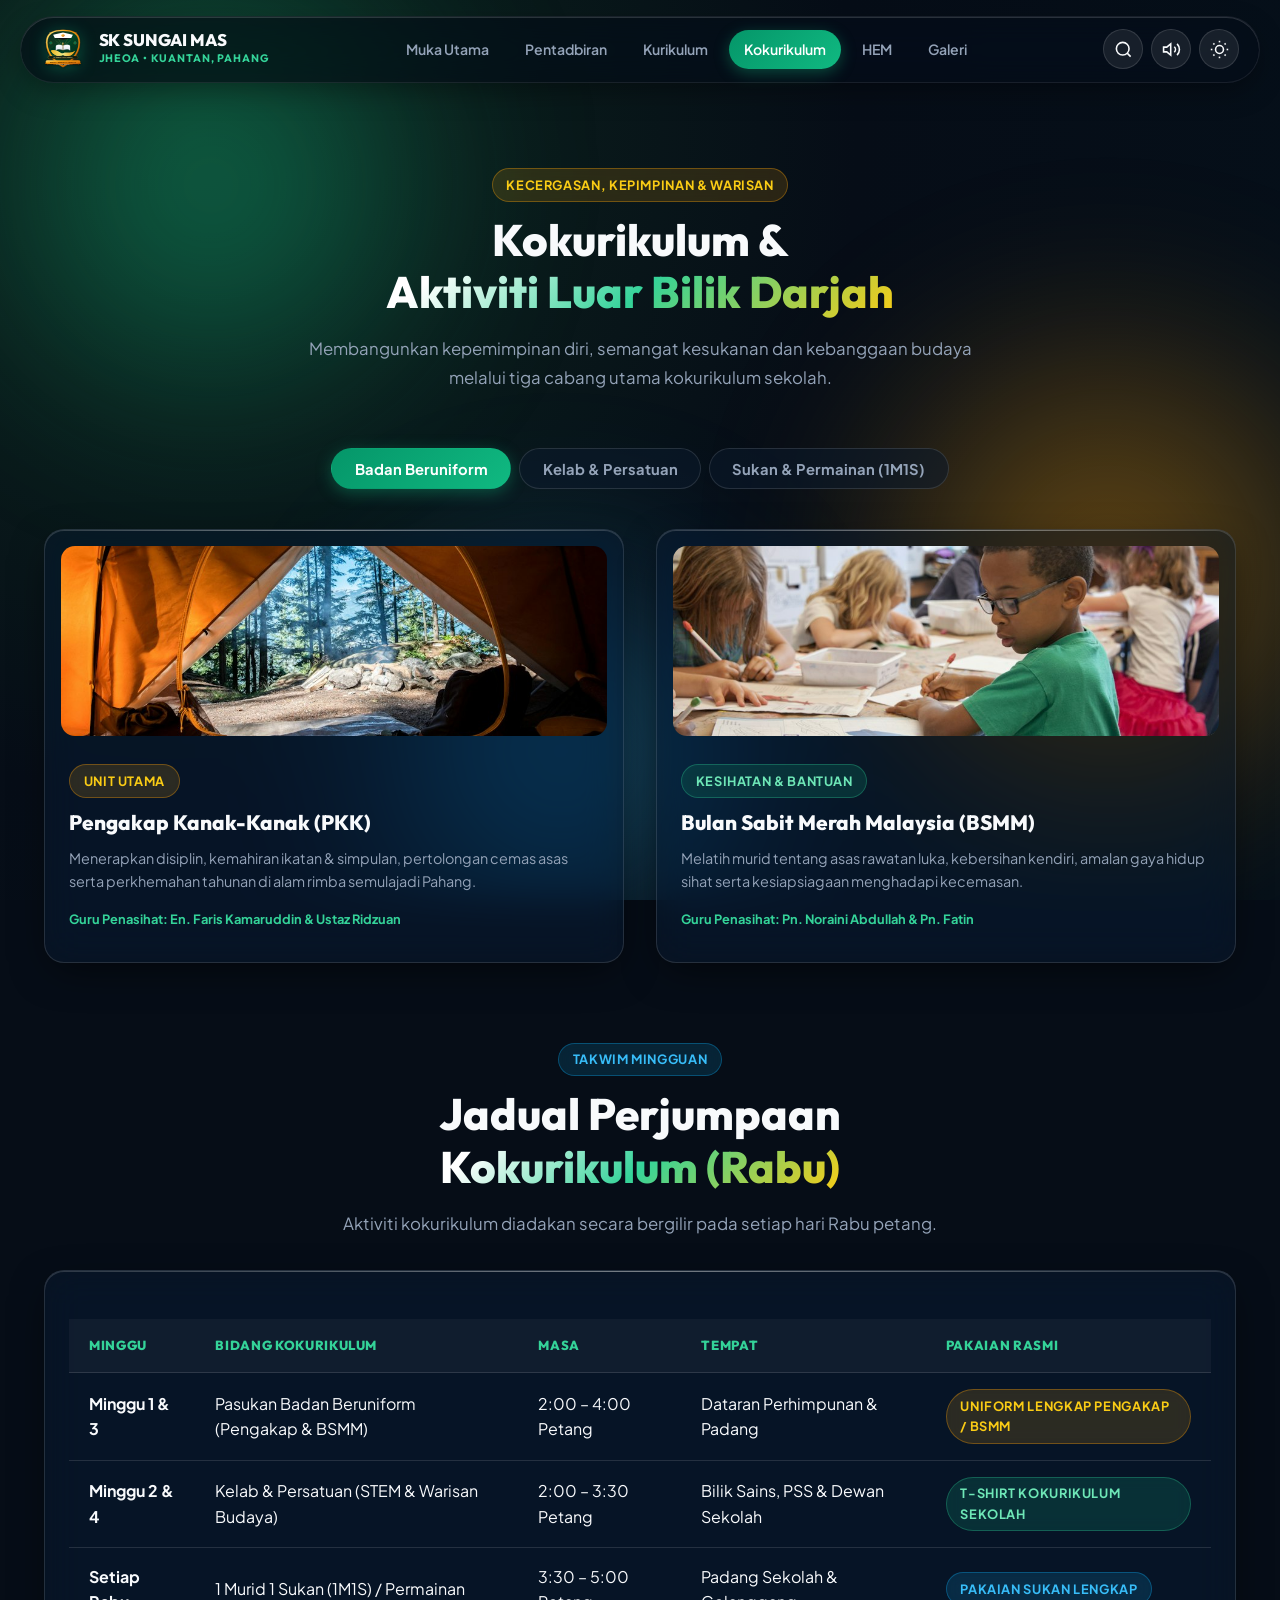
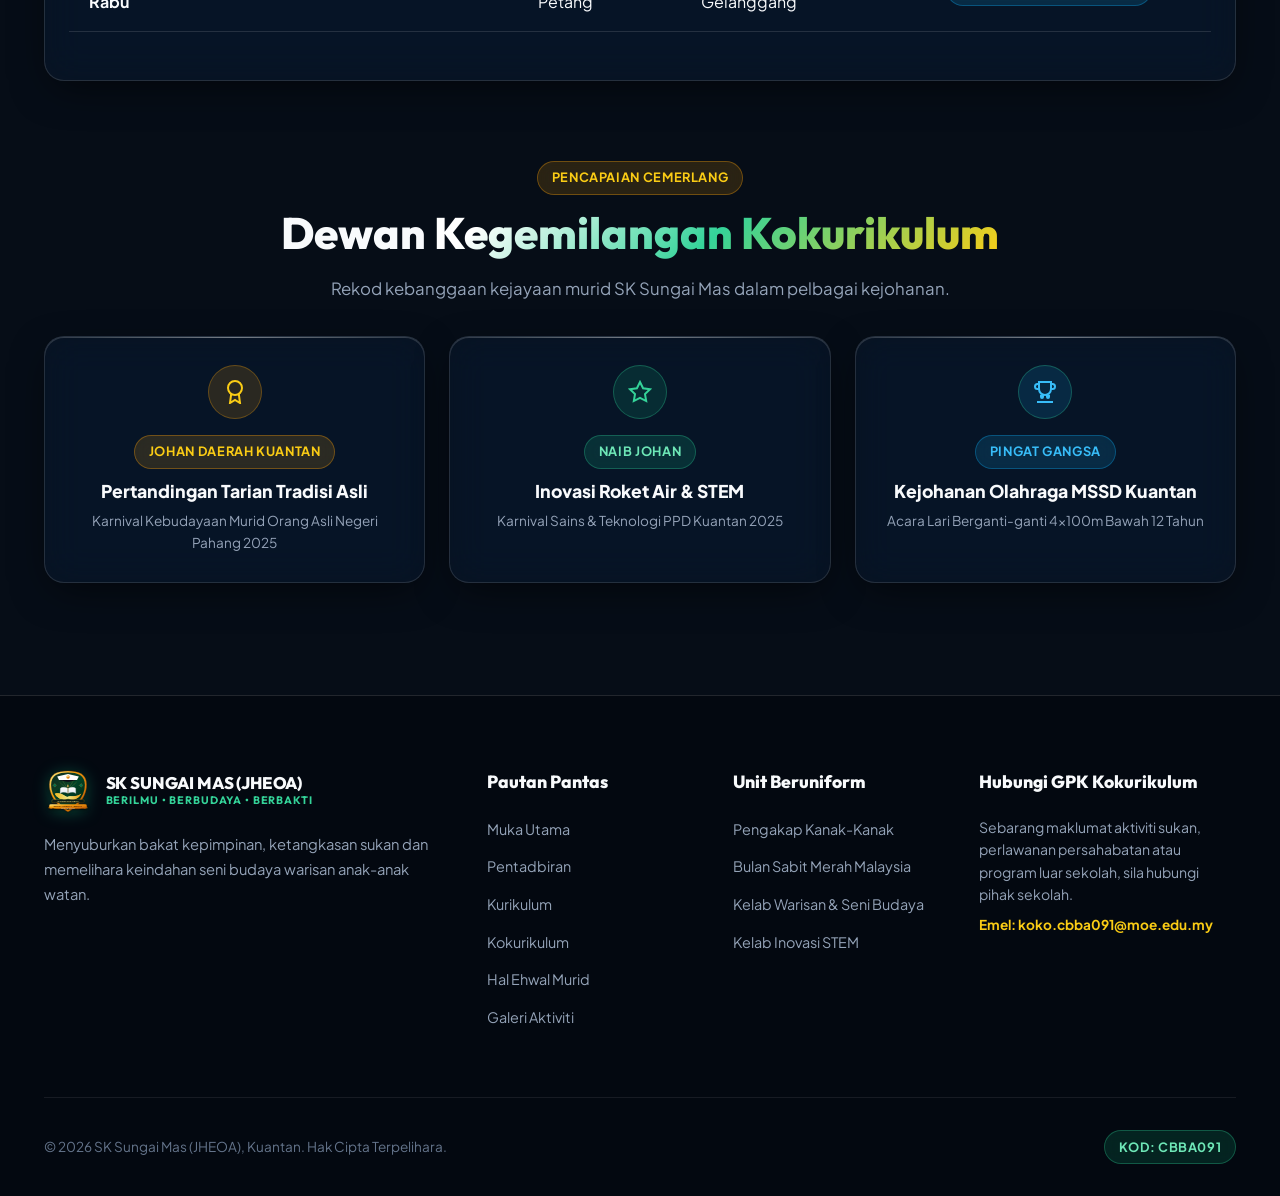
<file: kokurikulum.html>
<!DOCTYPE html>
<html lang="ms" data-theme="dark">
<head>
  <meta charset="UTF-8">
  <meta name="viewport" content="width=device-width, initial-scale=1.0">
  <title>Kokurikulum & Sukan | SK Sungai Mas (JHEOA), Kuantan</title>
  <meta name="description" content="Aktiviti kokurikulum, pasukan badan beruniform, kelab persatuan, sukan permainan dan dewan kegemilangan SK Sungai Mas (JHEOA), Kuantan.">
  <meta name="keywords" content="Kokurikulum SK Sungai Mas, Pengakap, Sukan Tahunan, Tarian Tradisional Orang Asli, STEM">

  <link rel="icon" type="image/svg+xml" href="assets/images/logo_sk_sungai_mas.svg">
  <link rel="stylesheet" href="css/glassmorphism.css">
  <link rel="stylesheet" href="css/style.css">
  <link rel="stylesheet" href="css/components.css">
</head>
<body>

  <!-- Dynamic Aurora Background Orbs -->
  <div class="aurora-container" aria-hidden="true">
    <div class="aurora-orb aurora-orb-1"></div>
    <div class="aurora-orb aurora-orb-2"></div>
    <div class="aurora-orb aurora-orb-3"></div>
  </div>

  <!-- Floating Glass Navbar -->
  <header class="navbar-wrapper">
    <nav class="navbar" id="main-navbar">
      <a href="index.html" class="nav-brand" title="Muka Utama SK Sungai Mas">
        <img src="assets/images/logo_sk_sungai_mas.svg" alt="Logo SK Sungai Mas (JHEOA)" class="nav-logo-img">
        <div class="nav-brand-text">
          <span class="nav-brand-name">SK SUNGAI MAS</span>
          <span class="nav-brand-tagline">JHEOA • KUANTAN, PAHANG</span>
        </div>
      </a>

      <ul class="nav-menu">
        <li><a href="index.html" class="nav-link">Muka Utama</a></li>
        <li><a href="pentadbiran.html" class="nav-link">Pentadbiran</a></li>
        <li><a href="kurikulum.html" class="nav-link">Kurikulum</a></li>
        <li><a href="kokurikulum.html" class="nav-link active">Kokurikulum</a></li>
        <li><a href="hem.html" class="nav-link">HEM</a></li>
        <li><a href="galeri.html" class="nav-link">Galeri</a></li>
      </ul>

      <div class="nav-actions">
        <button type="button" class="icon-btn" id="search-trigger-btn" title="Carian Pantas (Ctrl+K)" aria-label="Buka Carian">
          <svg viewBox="0 0 24 24" fill="none" stroke="currentColor">
            <circle cx="11" cy="11" r="8"></circle>
            <line x1="21" y1="21" x2="16.65" y2="16.65"></line>
          </svg>
        </button>

        <button type="button" class="icon-btn" id="sound-toggle-btn" title="Bunyi UI: Aktif" aria-label="Suis Bunyi UI">
          <svg viewBox="0 0 24 24" fill="none" stroke="currentColor">
            <polygon points="11 5 6 9 2 9 2 15 6 15 11 19 11 5"></polygon>
            <path d="M19.07 4.93a10 10 0 0 1 0 14.14M15.54 8.46a5 5 0 0 1 0 7.07"></path>
          </svg>
        </button>

        <button type="button" class="icon-btn" id="theme-toggle-btn" title="Tukar Tema (Gelap/Terang)" aria-label="Tukar Tema">
          <svg viewBox="0 0 24 24" fill="none" stroke="currentColor">
            <circle cx="12" cy="12" r="5"></circle>
            <line x1="12" y1="1" x2="12" y2="3"></line>
            <line x1="12" y1="21" x2="12" y2="23"></line>
            <line x1="4.22" y1="4.22" x2="5.64" y2="5.64"></line>
            <line x1="18.36" y1="18.36" x2="19.78" y2="19.78"></line>
            <line x1="1" y1="12" x2="3" y2="12"></line>
            <line x1="21" y1="12" x2="23" y2="12"></line>
            <line x1="4.22" y1="19.78" x2="5.64" y2="18.36"></line>
            <line x1="18.36" y1="5.64" x2="19.78" y2="4.22"></line>
          </svg>
        </button>

        <button type="button" class="icon-btn mobile-toggle" id="mobile-toggle-btn" aria-label="Buka Menu Navigasi">
          <svg viewBox="0 0 24 24" fill="none" stroke="currentColor">
            <line x1="3" y1="12" x2="21" y2="12"></line>
            <line x1="3" y1="6" x2="21" y2="6"></line>
            <line x1="3" y1="18" x2="21" y2="18"></line>
          </svg>
        </button>
      </div>
    </nav>
  </header>

  <main id="main-content" style="padding-top: 5rem;">

    <!-- SECTION TITLE -->
    <section class="section" style="padding-bottom: 2rem;">
      <div class="container">
        <div class="section-header">
          <span class="glass-badge glass-badge-gold">Kecergasan, Kepimpinan & Warisan</span>
          <h1 class="section-title">Kokurikulum & <span class="gradient-text">Aktiviti Luar Bilik Darjah</span></h1>
          <p class="section-subtitle">
            Membangunkan kepemimpinan diri, semangat kesukanan dan kebanggaan budaya melalui tiga cabang utama kokurikulum sekolah.
          </p>
        </div>

        <!-- 3 CABANG UTAMA KOKURIKULUM (TABS) -->
        <div data-tabs>
          <div class="tab-pills">
            <button type="button" class="tab-pill active" data-tab="uniform">Badan Beruniform</button>
            <button type="button" class="tab-pill" data-tab="kelab">Kelab & Persatuan</button>
            <button type="button" class="tab-pill" data-tab="sukan">Sukan & Permainan (1M1S)</button>
          </div>

          <!-- Tab 1: Badan Beruniform -->
          <div class="tab-pane active" id="tab-uniform">
            <div style="display: grid; grid-template-columns: repeat(auto-fit, minmax(320px, 1fr)); gap: 2rem;">
              
              <!-- Pengakap -->
              <div class="glass-panel glass-panel-hover shimmer-hover" style="padding: 1rem;">
                <div style="height: 190px; border-radius: var(--radius-md); overflow: hidden; margin-bottom: 1.25rem;">
                  <img src="assets/images/scouts_camping.jpg" alt="Pengakap Kanak-Kanak" style="width: 100%; height: 100%; object-fit: cover;">
                </div>
                <div style="padding: 0.5rem 0.5rem 1rem;">
                  <span class="glass-badge glass-badge-gold" style="margin-bottom: 0.5rem;">Unit Utama</span>
                  <h3 style="font-family: var(--font-heading); font-size: 1.3rem; font-weight: 800; margin-bottom: 0.5rem;">Pengakap Kanak-Kanak (PKK)</h3>
                  <p style="color: var(--text-muted); font-size: 0.9rem; line-height: 1.6; margin-bottom: 1rem;">
                    Menerapkan disiplin, kemahiran ikatan & simpulan, pertolongan cemas asas serta perkhemahan tahunan di alam rimba semulajadi Pahang.
                  </p>
                  <div style="font-size: 0.8rem; color: var(--emerald-400); font-weight: 700;">Guru Penasihat: En. Faris Kamaruddin & Ustaz Ridzuan</div>
                </div>
              </div>

              <!-- Bulan Sabit Merah -->
              <div class="glass-panel glass-panel-hover shimmer-hover" style="padding: 1rem;">
                <div style="height: 190px; border-radius: var(--radius-md); overflow: hidden; margin-bottom: 1.25rem;">
                  <img src="assets/images/students_assembly.jpg" alt="Bulan Sabit Merah Malaysia" style="width: 100%; height: 100%; object-fit: cover;">
                </div>
                <div style="padding: 0.5rem 0.5rem 1rem;">
                  <span class="glass-badge" style="margin-bottom: 0.5rem;">Kesihatan & Bantuan</span>
                  <h3 style="font-family: var(--font-heading); font-size: 1.3rem; font-weight: 800; margin-bottom: 0.5rem;">Bulan Sabit Merah Malaysia (BSMM)</h3>
                  <p style="color: var(--text-muted); font-size: 0.9rem; line-height: 1.6; margin-bottom: 1rem;">
                    Melatih murid tentang asas rawatan luka, kebersihan kendiri, amalan gaya hidup sihat serta kesiapsiagaan menghadapi kecemasan.
                  </p>
                  <div style="font-size: 0.8rem; color: var(--emerald-400); font-weight: 700;">Guru Penasihat: Pn. Noraini Abdullah & Pn. Fatin</div>
                </div>
              </div>

            </div>
          </div>

          <!-- Tab 2: Kelab & Persatuan -->
          <div class="tab-pane" id="tab-kelab">
            <div style="display: grid; grid-template-columns: repeat(auto-fit, minmax(320px, 1fr)); gap: 2rem;">
              
              <!-- Seni & Kebudayaan Tradisi -->
              <div class="glass-panel glass-panel-hover shimmer-hover" style="padding: 1rem;">
                <div style="height: 190px; border-radius: var(--radius-md); overflow: hidden; margin-bottom: 1.25rem;">
                  <img src="assets/images/cultural_event.jpg" alt="Kelab Warisan & Kebudayaan" style="width: 100%; height: 100%; object-fit: cover;">
                </div>
                <div style="padding: 0.5rem 0.5rem 1rem;">
                  <span class="glass-badge glass-badge-gold" style="margin-bottom: 0.5rem;">Warisan Peribumi</span>
                  <h3 style="font-family: var(--font-heading); font-size: 1.3rem; font-weight: 800; margin-bottom: 0.5rem;">Kelab Seni Budaya & Anyaman Tradisi</h3>
                  <p style="color: var(--text-muted); font-size: 0.9rem; line-height: 1.6; margin-bottom: 1rem;">
                    Memelihara keindahan kesenian peribumi Orang Asli melalui seni anyaman daun mengkuang, tarian sewang tradisional dan kraftangan rimba.
                  </p>
                  <div style="font-size: 0.8rem; color: var(--gold-400); font-weight: 700;">Guru Penasihat: Pn. Siti Liyana & Pn. Zaiton</div>
                </div>
              </div>

              <!-- Kelab STEM & Robotik -->
              <div class="glass-panel glass-panel-hover shimmer-hover" style="padding: 1rem;">
                <div style="height: 190px; border-radius: var(--radius-md); overflow: hidden; margin-bottom: 1.25rem;">
                  <img src="assets/images/science_stem.jpg" alt="Kelab Inovasi STEM & Robotik" style="width: 100%; height: 100%; object-fit: cover;">
                </div>
                <div style="padding: 0.5rem 0.5rem 1rem;">
                  <span class="glass-badge glass-badge-cyan" style="margin-bottom: 0.5rem;">Teknologi Masa Hadapan</span>
                  <h3 style="font-family: var(--font-heading); font-size: 1.3rem; font-weight: 800; margin-bottom: 0.5rem;">Kelab Inovasi STEM & Robotik</h3>
                  <p style="color: var(--text-muted); font-size: 0.9rem; line-height: 1.6; margin-bottom: 1rem;">
                    Membina model robot asas, pengaturcaraan blok visual, uji kaji dron mini dan projek sains berasaskan tenaga solar.
                  </p>
                  <div style="font-size: 0.8rem; color: var(--cyan-400); font-weight: 700;">Guru Penasihat: En. Hafiz Salleh</div>
                </div>
              </div>

            </div>
          </div>

          <!-- Tab 3: Sukan & Permainan -->
          <div class="tab-pane" id="tab-sukan">
            <div style="display: grid; grid-template-columns: repeat(auto-fit, minmax(320px, 1fr)); gap: 2rem;">
              
              <!-- Olahraga -->
              <div class="glass-panel glass-panel-hover shimmer-hover" style="padding: 1rem;">
                <div style="height: 190px; border-radius: var(--radius-md); overflow: hidden; margin-bottom: 1.25rem;">
                  <img src="assets/images/sports_athletics.jpg" alt="Olahraga & Balapan" style="width: 100%; height: 100%; object-fit: cover;">
                </div>
                <div style="padding: 0.5rem 0.5rem 1rem;">
                  <span class="glass-badge" style="margin-bottom: 0.5rem;">Kecergasan Murid</span>
                  <h3 style="font-family: var(--font-heading); font-size: 1.3rem; font-weight: 800; margin-bottom: 0.5rem;">Kelab Olahraga & Balapan</h3>
                  <p style="color: var(--text-muted); font-size: 0.9rem; line-height: 1.6; margin-bottom: 1rem;">
                    Larian pecut 100m, lari berganti-ganti, lompat jauh dan lontar peluru. Melahirkan atlet berbakat yang mewakili zon Kuantan Barat.
                  </p>
                  <div style="font-size: 0.8rem; color: var(--emerald-400); font-weight: 700;">Ketua Jurulatih: En. Faris Kamaruddin</div>
                </div>
              </div>

              <!-- Badminton & Sepak Takraw -->
              <div class="glass-panel glass-panel-hover shimmer-hover" style="padding: 1rem;">
                <div style="height: 190px; border-radius: var(--radius-md); overflow: hidden; margin-bottom: 1.25rem;">
                  <img src="assets/images/badminton_sports.jpg" alt="Kelab Badminton & Raket" style="width: 100%; height: 100%; object-fit: cover;">
                </div>
                <div style="padding: 0.5rem 0.5rem 1rem;">
                  <span class="glass-badge glass-badge-gold" style="margin-bottom: 0.5rem;">Sukan Gelanggang</span>
                  <h3 style="font-family: var(--font-heading); font-size: 1.3rem; font-weight: 800; margin-bottom: 0.5rem;">Kelab Badminton & Sepak Takraw</h3>
                  <p style="color: var(--text-muted); font-size: 0.9rem; line-height: 1.6; margin-bottom: 1rem;">
                    Latihan servis, pukulan smesy, ketangkasan kaki serta taktik perlawanan di gelanggang serbaguna sekolah.
                  </p>
                  <div style="font-size: 0.8rem; color: var(--gold-400); font-weight: 700;">Ketua Jurulatih: En. Azman Zulkifli</div>
                </div>
              </div>

            </div>
          </div>

        </div>

        <!-- JADUAL PERJUMPAAN MINGGUAN KOKURIKULUM -->
        <div class="section-header" style="margin-top: 5rem; margin-bottom: 2rem;">
          <span class="glass-badge glass-badge-cyan">Takwim Mingguan</span>
          <h2 class="section-title">Jadual Perjumpaan <span class="gradient-text">Kokurikulum (Rabu)</span></h2>
          <p class="section-subtitle">Aktiviti kokurikulum diadakan secara bergilir pada setiap hari Rabu petang.</p>
        </div>

        <div class="glass-panel" style="padding: 1.5rem; overflow-x: auto;">
          <table class="timetable-glass-table">
            <thead>
              <tr>
                <th>Minggu</th>
                <th>Bidang Kokurikulum</th>
                <th>Masa</th>
                <th>Tempat</th>
                <th>Pakaian Rasmi</th>
              </tr>
            </thead>
            <tbody>
              <tr>
                <td><strong>Minggu 1 & 3</strong></td>
                <td>Pasukan Badan Beruniform (Pengakap & BSMM)</td>
                <td>2:00 – 4:00 Petang</td>
                <td>Dataran Perhimpunan & Padang</td>
                <td><span class="glass-badge glass-badge-gold">Uniform Lengkap Pengakap / BSMM</span></td>
              </tr>
              <tr>
                <td><strong>Minggu 2 & 4</strong></td>
                <td>Kelab & Persatuan (STEM & Warisan Budaya)</td>
                <td>2:00 – 3:30 Petang</td>
                <td>Bilik Sains, PSS & Dewan Sekolah</td>
                <td><span class="glass-badge">T-Shirt Kokurikulum Sekolah</span></td>
              </tr>
              <tr>
                <td><strong>Setiap Rabu</strong></td>
                <td>1 Murid 1 Sukan (1M1S) / Permainan</td>
                <td>3:30 – 5:00 Petang</td>
                <td>Padang Sekolah & Gelanggang</td>
                <td><span class="glass-badge glass-badge-cyan">Pakaian Sukan Lengkap</span></td>
              </tr>
            </tbody>
          </table>
        </div>

        <!-- DEWAN KEGEMILANGAN (HALL OF FAME) -->
        <div class="section-header" style="margin-top: 5rem; margin-bottom: 2rem;">
          <span class="glass-badge glass-badge-gold">Pencapaian Cemerlang</span>
          <h2 class="section-title">Dewan <span class="gradient-text">Kegemilangan Kokurikulum</span></h2>
          <p class="section-subtitle">Rekod kebanggaan kejayaan murid SK Sungai Mas dalam pelbagai kejohanan.</p>
        </div>

        <div style="display: grid; grid-template-columns: repeat(auto-fit, minmax(280px, 1fr)); gap: 1.5rem;">
          
          <div class="glass-panel glass-panel-hover" style="padding: 1.75rem; text-align: center;">
            <div class="stat-icon-wrap gold" style="margin-inline: auto; margin-bottom: 1rem;">
              <svg width="24" height="24" viewBox="0 0 24 24" fill="none" stroke="currentColor" stroke-width="2">
                <circle cx="12" cy="8" r="7"></circle>
                <polyline points="8.21 13.89 7 23 12 20 17 23 15.79 13.88"></polyline>
              </svg>
            </div>
            <span class="glass-badge glass-badge-gold" style="margin-bottom: 0.5rem;">Johan Daerah Kuantan</span>
            <h4 style="font-weight: 800; font-size: 1.1rem; margin-bottom: 0.35rem;">Pertandingan Tarian Tradisi Asli</h4>
            <p style="color: var(--text-muted); font-size: 0.85rem;">Karnival Kebudayaan Murid Orang Asli Negeri Pahang 2025</p>
          </div>

          <div class="glass-panel glass-panel-hover" style="padding: 1.75rem; text-align: center;">
            <div class="stat-icon-wrap" style="margin-inline: auto; margin-bottom: 1rem; color: var(--emerald-400);">
              <svg width="24" height="24" viewBox="0 0 24 24" fill="none" stroke="currentColor" stroke-width="2">
                <polygon points="12 2 15.09 8.26 22 9.27 17 14.14 18.18 21.02 12 17.77 5.82 21.02 7 14.14 2 9.27 8.91 8.26 12 2"></polygon>
              </svg>
            </div>
            <span class="glass-badge" style="margin-bottom: 0.5rem;">Naib Johan</span>
            <h4 style="font-weight: 800; font-size: 1.1rem; margin-bottom: 0.35rem;">Inovasi Roket Air & STEM</h4>
            <p style="color: var(--text-muted); font-size: 0.85rem;">Karnival Sains & Teknologi PPD Kuantan 2025</p>
          </div>

          <div class="glass-panel glass-panel-hover" style="padding: 1.75rem; text-align: center;">
            <div class="stat-icon-wrap" style="margin-inline: auto; margin-bottom: 1rem; color: var(--cyan-400); background: rgba(14, 165, 233, 0.15);">
              <svg width="24" height="24" viewBox="0 0 24 24" fill="none" stroke="currentColor" stroke-width="2">
                <path d="M6 9H4.5a2.5 2.5 0 0 1 0-5H6"></path>
                <path d="M18 9h1.5a2.5 2.5 0 0 0 0-5H18"></path>
                <path d="M4 22h16"></path>
                <path d="M10 14.66V17c0 .55-.45 1-1 1s-1-.45-1-1v-2.34"></path>
                <path d="M14 14.66V17c0 .55.45 1 1 1s1-.45 1-1v-2.34"></path>
                <path d="M18 2H6v7a6 6 0 0 0 12 0V2Z"></path>
              </svg>
            </div>
            <span class="glass-badge glass-badge-cyan" style="margin-bottom: 0.5rem;">Pingat Gangsa</span>
            <h4 style="font-weight: 800; font-size: 1.1rem; margin-bottom: 0.35rem;">Kejohanan Olahraga MSSD Kuantan</h4>
            <p style="color: var(--text-muted); font-size: 0.85rem;">Acara Lari Berganti-ganti 4x100m Bawah 12 Tahun</p>
          </div>

        </div>

      </div>
    </section>

  </main>

  <!-- SEARCH MODAL -->
  <div class="search-modal" id="search-modal" role="dialog" aria-modal="true" aria-label="Carian Portal">
    <div class="search-dialog glass-panel">
      <div class="search-header-bar">
        <svg width="20" height="20" viewBox="0 0 24 24" fill="none" stroke="currentColor" stroke-width="2" style="color: var(--emerald-400);">
          <circle cx="11" cy="11" r="8"></circle>
          <line x1="21" y1="21" x2="16.65" y2="16.65"></line>
        </svg>
        <input type="text" class="search-input-field" id="search-input-field" placeholder="Cari halaman, guru, subjek, takwim, atau pautan...">
        <button type="button" class="icon-btn" id="search-close-btn" style="width: 32px; height: 32px;" aria-label="Tutup Carian">
          <svg viewBox="0 0 24 24" fill="none" stroke="currentColor" stroke-width="2">
            <line x1="18" y1="6" x2="6" y2="18"></line>
            <line x1="6" y1="6" x2="18" y2="18"></line>
          </svg>
        </button>
      </div>
      <div class="search-results-list" id="search-results-list"></div>
    </div>
  </div>

  <!-- FLOATING BACK TO TOP BUTTON -->
  <button type="button" class="icon-btn" id="back-to-top-btn" title="Kembali ke Atas" aria-label="Kembali ke Atas" style="position: fixed; bottom: 2rem; right: 2rem; z-index: 999; opacity: 0; visibility: hidden; width: 48px; height: 48px; background: var(--emerald-600); color: #ffffff; box-shadow: 0 8px 25px var(--emerald-glow);">
    <svg viewBox="0 0 24 24" fill="none" stroke="currentColor" stroke-width="2.5">
      <polyline points="18 15 12 9 6 15"></polyline>
    </svg>
  </button>

  <!-- FOOTER -->
  <footer class="footer">
    <div class="container">
      <div class="footer-grid">
        <div>
          <a href="index.html" class="nav-brand" style="margin-bottom: 1rem;">
            <img src="assets/images/logo_sk_sungai_mas.svg" alt="Logo SK Sungai Mas" class="nav-logo-img" style="width: 48px; height: 48px;">
            <div class="nav-brand-text">
              <span class="nav-brand-name">SK SUNGAI MAS (JHEOA)</span>
              <span class="nav-brand-tagline">BERILMU • BERBUDAYA • BERBAKTI</span>
            </div>
          </a>
          <p class="footer-brand-desc">
            Menyuburkan bakat kepimpinan, ketangkasan sukan dan memelihara keindahan seni budaya warisan anak-anak watan.
          </p>
        </div>
        <div>
          <h3 class="footer-title">Pautan Pantas</h3>
          <ul class="footer-links">
            <li><a href="index.html">Muka Utama</a></li>
            <li><a href="pentadbiran.html">Pentadbiran</a></li>
            <li><a href="kurikulum.html">Kurikulum</a></li>
            <li><a href="kokurikulum.html">Kokurikulum</a></li>
            <li><a href="hem.html">Hal Ehwal Murid</a></li>
            <li><a href="galeri.html">Galeri Aktiviti</a></li>
          </ul>
        </div>
        <div>
          <h3 class="footer-title">Unit Beruniform</h3>
          <ul class="footer-links">
            <li><a href="#tab-uniform">Pengakap Kanak-Kanak</a></li>
            <li><a href="#tab-uniform">Bulan Sabit Merah Malaysia</a></li>
            <li><a href="#tab-kelab">Kelab Warisan & Seni Budaya</a></li>
            <li><a href="#tab-kelab">Kelab Inovasi STEM</a></li>
          </ul>
        </div>
        <div>
          <h3 class="footer-title">Hubungi GPK Kokurikulum</h3>
          <p style="color: var(--text-muted); font-size: 0.88rem; line-height: 1.6; margin-bottom: 0.5rem;">
            Sebarang maklumat aktiviti sukan, perlawanan persahabatan atau program luar sekolah, sila hubungi pihak sekolah.
          </p>
          <div style="font-size: 0.85rem; color: var(--gold-400); font-weight: 700;">Emel: koko.cbba091@moe.edu.my</div>
        </div>
      </div>
      <div class="footer-bottom">
        <div>&copy; 2026 SK Sungai Mas (JHEOA), Kuantan. Hak Cipta Terpelihara.</div>
        <div class="glass-badge">Kod: CBBA091</div>
      </div>
    </div>
  </footer>

  <script src="js/main.js"></script>
</body>
</html>
</file>
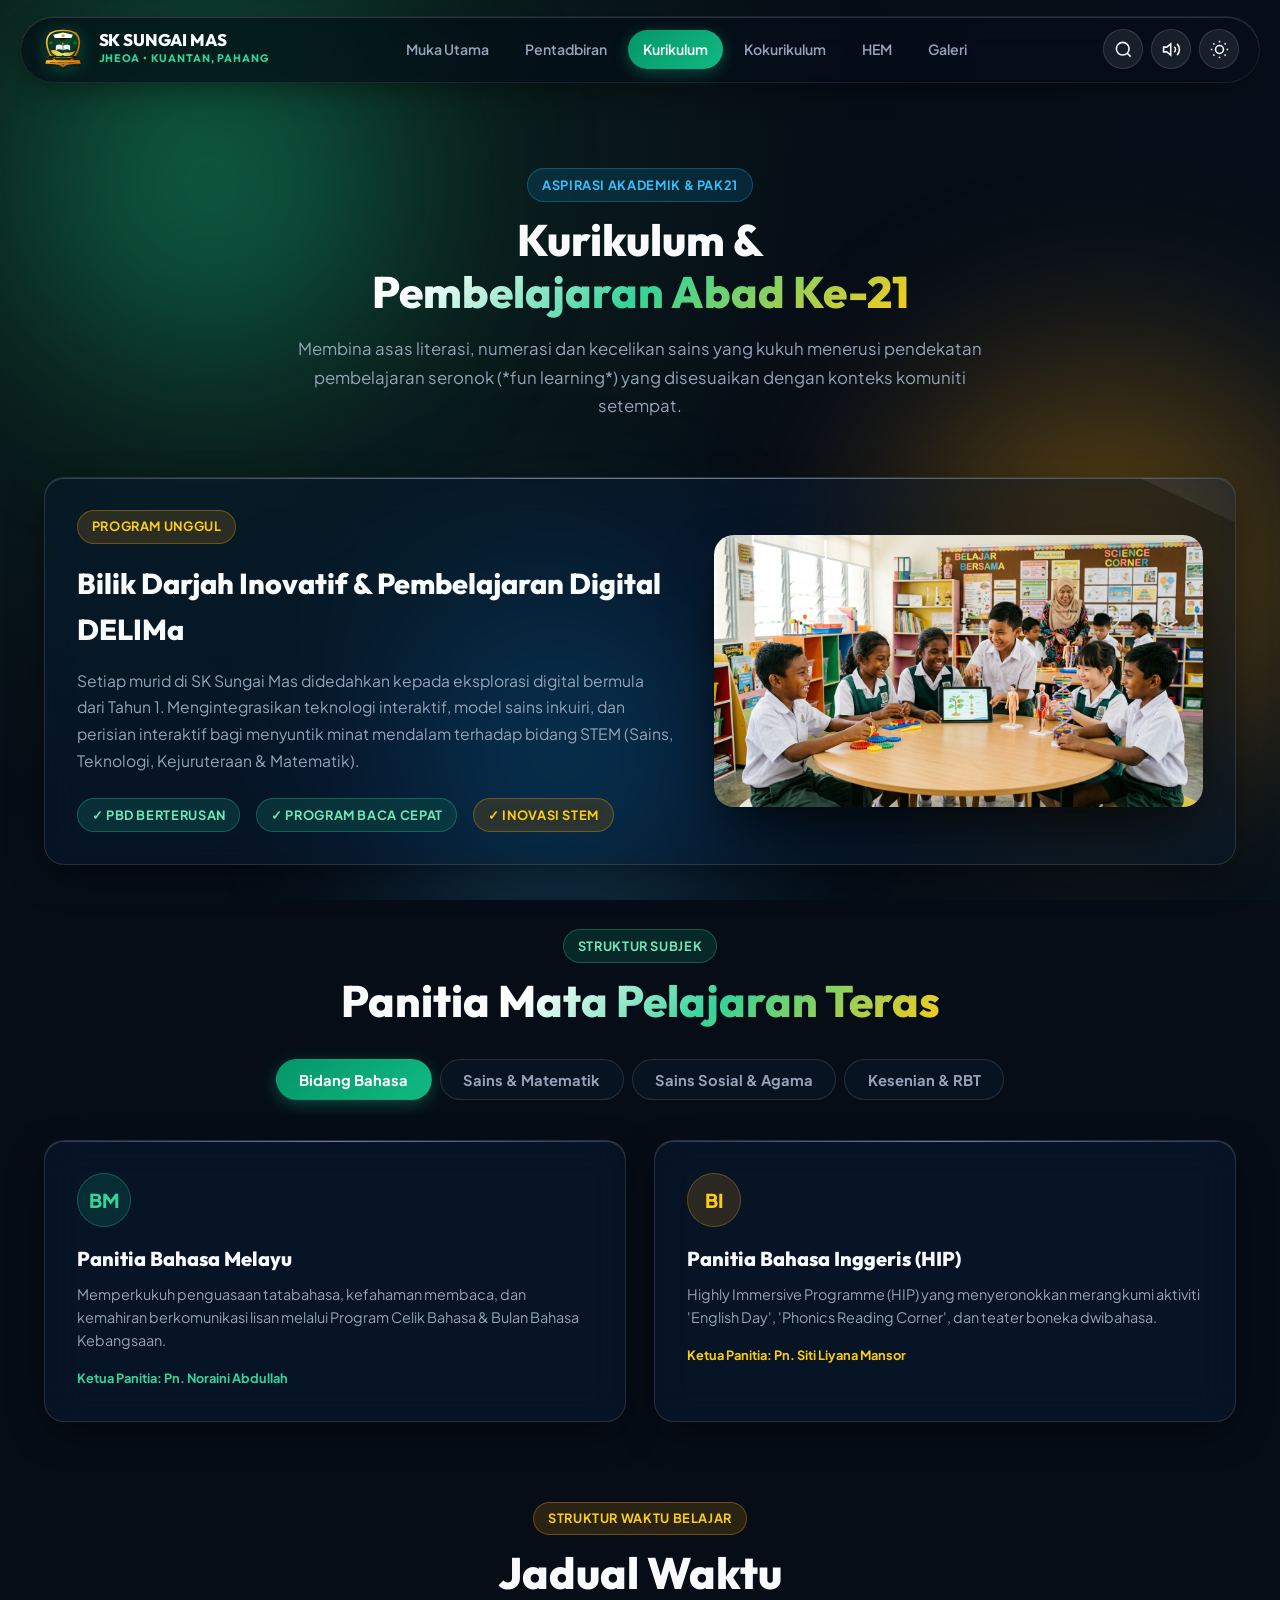
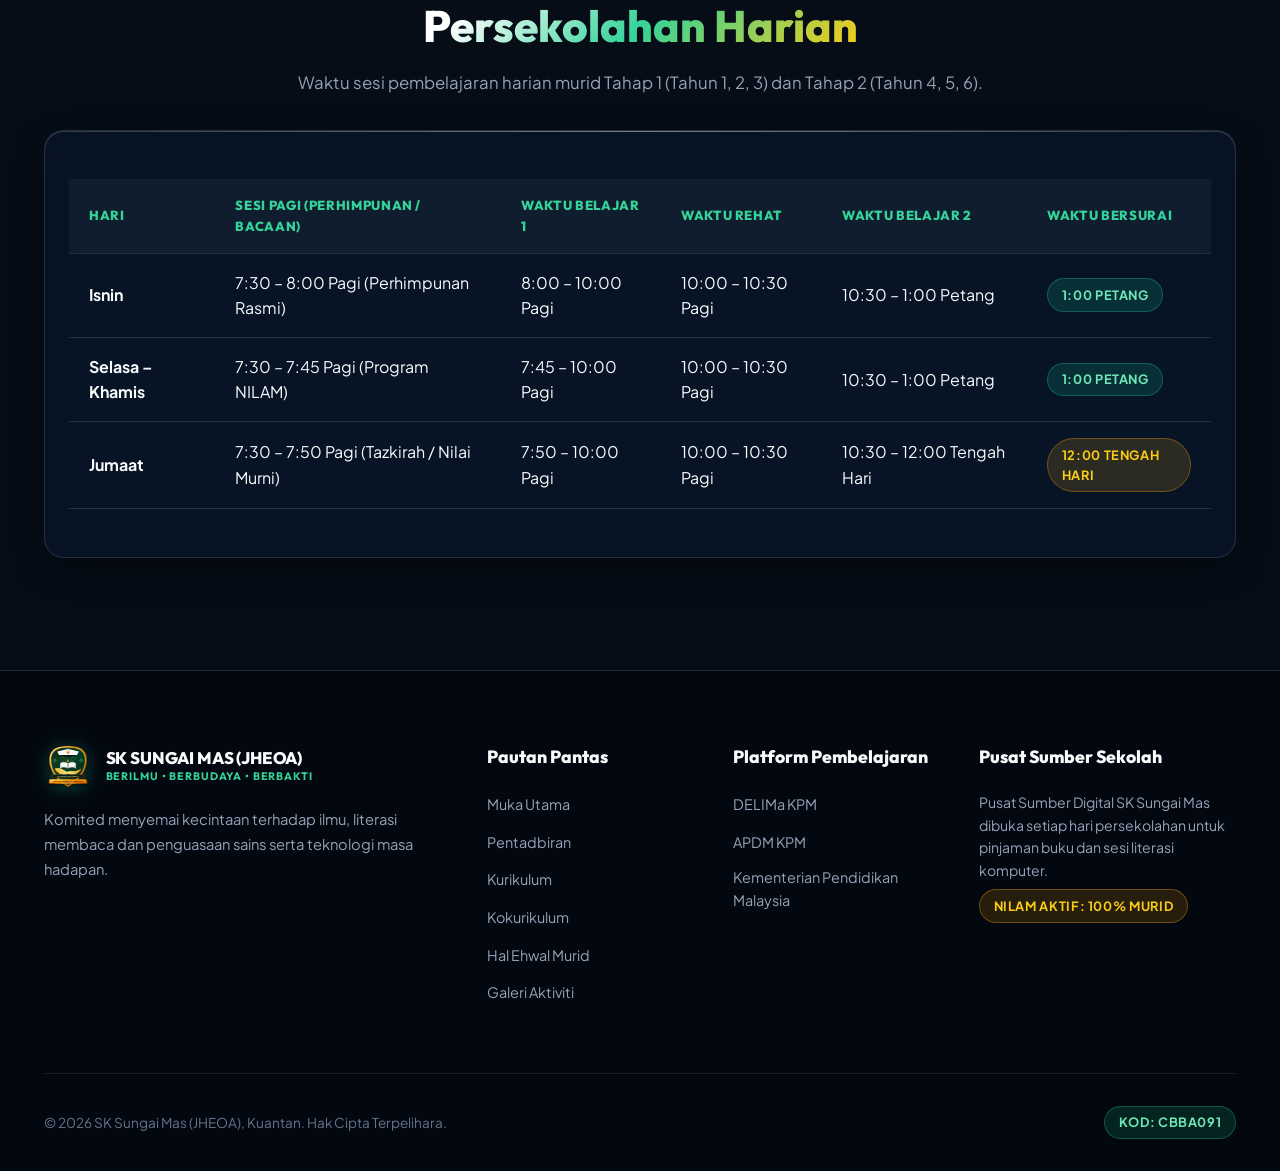
<file: kurikulum.html>
<!DOCTYPE html>
<html lang="ms" data-theme="dark">
<head>
  <meta charset="UTF-8">
  <meta name="viewport" content="width=device-width, initial-scale=1.0">
  <title>Kurikulum & Akademik | SK Sungai Mas (JHEOA), Kuantan</title>
  <meta name="description" content="Struktur kurikulum, panitia mata pelajaran, pentaksiran bilik darjah (PBD), jadual waktu dan pusat sumber SK Sungai Mas (JHEOA), Kuantan.">
  <meta name="keywords" content="Kurikulum SK Sungai Mas, PBD, Jadual Waktu Persekolahan, Panitia Sains, Matematik, Pusat Sumber Sekolah">

  <link rel="icon" type="image/svg+xml" href="assets/images/logo_sk_sungai_mas.svg">
  <link rel="stylesheet" href="css/glassmorphism.css">
  <link rel="stylesheet" href="css/style.css">
  <link rel="stylesheet" href="css/components.css">
</head>
<body>

  <!-- Dynamic Aurora Background Orbs -->
  <div class="aurora-container" aria-hidden="true">
    <div class="aurora-orb aurora-orb-1"></div>
    <div class="aurora-orb aurora-orb-2"></div>
    <div class="aurora-orb aurora-orb-3"></div>
  </div>

  <!-- Floating Glass Navbar -->
  <header class="navbar-wrapper">
    <nav class="navbar" id="main-navbar">
      <a href="index.html" class="nav-brand" title="Muka Utama SK Sungai Mas">
        <img src="assets/images/logo_sk_sungai_mas.svg" alt="Logo SK Sungai Mas (JHEOA)" class="nav-logo-img">
        <div class="nav-brand-text">
          <span class="nav-brand-name">SK SUNGAI MAS</span>
          <span class="nav-brand-tagline">JHEOA • KUANTAN, PAHANG</span>
        </div>
      </a>

      <ul class="nav-menu">
        <li><a href="index.html" class="nav-link">Muka Utama</a></li>
        <li><a href="pentadbiran.html" class="nav-link">Pentadbiran</a></li>
        <li><a href="kurikulum.html" class="nav-link active">Kurikulum</a></li>
        <li><a href="kokurikulum.html" class="nav-link">Kokurikulum</a></li>
        <li><a href="hem.html" class="nav-link">HEM</a></li>
        <li><a href="galeri.html" class="nav-link">Galeri</a></li>
      </ul>

      <div class="nav-actions">
        <button type="button" class="icon-btn" id="search-trigger-btn" title="Carian Pantas (Ctrl+K)" aria-label="Buka Carian">
          <svg viewBox="0 0 24 24" fill="none" stroke="currentColor">
            <circle cx="11" cy="11" r="8"></circle>
            <line x1="21" y1="21" x2="16.65" y2="16.65"></line>
          </svg>
        </button>

        <button type="button" class="icon-btn" id="sound-toggle-btn" title="Bunyi UI: Aktif" aria-label="Suis Bunyi UI">
          <svg viewBox="0 0 24 24" fill="none" stroke="currentColor">
            <polygon points="11 5 6 9 2 9 2 15 6 15 11 19 11 5"></polygon>
            <path d="M19.07 4.93a10 10 0 0 1 0 14.14M15.54 8.46a5 5 0 0 1 0 7.07"></path>
          </svg>
        </button>

        <button type="button" class="icon-btn" id="theme-toggle-btn" title="Tukar Tema (Gelap/Terang)" aria-label="Tukar Tema">
          <svg viewBox="0 0 24 24" fill="none" stroke="currentColor">
            <circle cx="12" cy="12" r="5"></circle>
            <line x1="12" y1="1" x2="12" y2="3"></line>
            <line x1="12" y1="21" x2="12" y2="23"></line>
            <line x1="4.22" y1="4.22" x2="5.64" y2="5.64"></line>
            <line x1="18.36" y1="18.36" x2="19.78" y2="19.78"></line>
            <line x1="1" y1="12" x2="3" y2="12"></line>
            <line x1="21" y1="12" x2="23" y2="12"></line>
            <line x1="4.22" y1="19.78" x2="5.64" y2="18.36"></line>
            <line x1="18.36" y1="5.64" x2="19.78" y2="4.22"></line>
          </svg>
        </button>

        <button type="button" class="icon-btn mobile-toggle" id="mobile-toggle-btn" aria-label="Buka Menu Navigasi">
          <svg viewBox="0 0 24 24" fill="none" stroke="currentColor">
            <line x1="3" y1="12" x2="21" y2="12"></line>
            <line x1="3" y1="6" x2="21" y2="6"></line>
            <line x1="3" y1="18" x2="21" y2="18"></line>
          </svg>
        </button>
      </div>
    </nav>
  </header>

  <main id="main-content" style="padding-top: 5rem;">

    <!-- HEADER SECTION -->
    <section class="section" style="padding-bottom: 2rem;">
      <div class="container">
        <div class="section-header">
          <span class="glass-badge glass-badge-cyan">Aspirasi Akademik & PAK21</span>
          <h1 class="section-title">Kurikulum & <span class="gradient-text">Pembelajaran Abad Ke-21</span></h1>
          <p class="section-subtitle">
            Membina asas literasi, numerasi dan kecelikan sains yang kukuh menerusi pendekatan pembelajaran seronok (*fun learning*) yang disesuaikan dengan konteks komuniti setempat.
          </p>
        </div>

        <!-- HERO SHOWCASE CARD -->
        <div class="glass-panel shimmer-hover" style="display: grid; grid-template-columns: 1.1fr 0.9fr; gap: 2.5rem; padding: 2rem; align-items: center; margin-bottom: 4rem;">
          <div>
            <span class="glass-badge glass-badge-gold" style="margin-bottom: 1rem;">Program Unggul</span>
            <h2 style="font-family: var(--font-heading); font-size: 1.8rem; font-weight: 800; margin-bottom: 1rem;">
              Bilik Darjah Inovatif & Pembelajaran Digital DELIMa
            </h2>
            <p style="color: var(--text-muted); font-size: 0.98rem; line-height: 1.7; margin-bottom: 1.5rem;">
              Setiap murid di SK Sungai Mas didedahkan kepada eksplorasi digital bermula dari Tahun 1. Mengintegrasikan teknologi interaktif, model sains inkuiri, dan perisian interaktif bagi menyuntik minat mendalam terhadap bidang STEM (Sains, Teknologi, Kejuruteraan & Matematik).
            </p>
            <div style="display: flex; gap: 1rem; flex-wrap: wrap;">
              <span class="glass-badge">✓ PBD Berterusan</span>
              <span class="glass-badge">✓ Program Baca Cepat</span>
              <span class="glass-badge glass-badge-gold">✓ Inovasi STEM</span>
            </div>
          </div>
          <div style="border-radius: var(--radius-lg); overflow: hidden; box-shadow: var(--glass-shadow-lg);">
            <img src="assets/images/classroom_learning.jpg" alt="Murid SK Sungai Mas belajar secara interaktif" style="width: 100%; height: 100%; object-fit: cover;">
          </div>
        </div>

        <!-- PANITIA MATA PELAJARAN (TABS) -->
        <div class="section-header" style="margin-bottom: 2rem;">
          <span class="glass-badge">Struktur Subjek</span>
          <h2 class="section-title">Panitia <span class="gradient-text">Mata Pelajaran Teras</span></h2>
        </div>

        <div data-tabs>
          <div class="tab-pills">
            <button type="button" class="tab-pill active" data-tab="bahasa">Bidang Bahasa</button>
            <button type="button" class="tab-pill" data-tab="stem">Sains & Matematik</button>
            <button type="button" class="tab-pill" data-tab="sains-sosial">Sains Sosial & Agama</button>
            <button type="button" class="tab-pill" data-tab="kemahiran">Kesenian & RBT</button>
          </div>

          <!-- Tab Bahasa -->
          <div class="tab-pane active" id="tab-bahasa">
            <div style="display: grid; grid-template-columns: repeat(auto-fit, minmax(300px, 1fr)); gap: 1.75rem;">
              
              <div class="glass-panel glass-panel-hover" style="padding: 2rem;">
                <div class="stat-icon-wrap" style="margin-bottom: 1rem;">
                  <span style="font-weight: 800; font-size: 1.2rem;">BM</span>
                </div>
                <h3 style="font-family: var(--font-heading); font-size: 1.25rem; font-weight: 800; margin-bottom: 0.5rem;">Panitia Bahasa Melayu</h3>
                <p style="color: var(--text-muted); font-size: 0.9rem; line-height: 1.6; margin-bottom: 1rem;">
                  Memperkukuh penguasaan tatabahasa, kefahaman membaca, dan kemahiran berkomunikasi lisan melalui Program Celik Bahasa & Bulan Bahasa Kebangsaan.
                </p>
                <div style="font-size: 0.8rem; color: var(--emerald-400); font-weight: 700;">Ketua Panitia: Pn. Noraini Abdullah</div>
              </div>

              <div class="glass-panel glass-panel-hover" style="padding: 2rem;">
                <div class="stat-icon-wrap gold" style="margin-bottom: 1rem;">
                  <span style="font-weight: 800; font-size: 1.2rem;">BI</span>
                </div>
                <h3 style="font-family: var(--font-heading); font-size: 1.25rem; font-weight: 800; margin-bottom: 0.5rem;">Panitia Bahasa Inggeris (HIP)</h3>
                <p style="color: var(--text-muted); font-size: 0.9rem; line-height: 1.6; margin-bottom: 1rem;">
                  Highly Immersive Programme (HIP) yang menyeronokkan merangkumi aktiviti 'English Day', 'Phonics Reading Corner', dan teater boneka dwibahasa.
                </p>
                <div style="font-size: 0.8rem; color: var(--gold-400); font-weight: 700;">Ketua Panitia: Pn. Siti Liyana Mansor</div>
              </div>

            </div>
          </div>

          <!-- Tab STEM -->
          <div class="tab-pane" id="tab-stem">
            <div style="display: grid; grid-template-columns: repeat(auto-fit, minmax(300px, 1fr)); gap: 1.75rem;">
              
              <div class="glass-panel glass-panel-hover" style="padding: 2rem;">
                <div class="stat-icon-wrap" style="margin-bottom: 1rem; color: var(--cyan-400); background: rgba(14, 165, 233, 0.15);">
                  <span style="font-weight: 800; font-size: 1.2rem;">SN</span>
                </div>
                <h3 style="font-family: var(--font-heading); font-size: 1.25rem; font-weight: 800; margin-bottom: 0.5rem;">Panitia Sains & Robotik</h3>
                <p style="color: var(--text-muted); font-size: 0.9rem; line-height: 1.6; margin-bottom: 1rem;">
                  Eksperimen amali sains di makmal sains dan taman herba sekolah. Menggalakkan kemahiran berfikir aras tinggi (KBAT) dan penyelesaian masalah.
                </p>
                <div style="font-size: 0.8rem; color: var(--cyan-400); font-weight: 700;">Ketua Panitia: En. Hafiz Salleh</div>
              </div>

              <div class="glass-panel glass-panel-hover" style="padding: 2rem;">
                <div class="stat-icon-wrap" style="margin-bottom: 1rem;">
                  <span style="font-weight: 800; font-size: 1.2rem;">MT</span>
                </div>
                <h3 style="font-family: var(--font-heading); font-size: 1.25rem; font-weight: 800; margin-bottom: 0.5rem;">Panitia Matematik</h3>
                <p style="color: var(--text-muted); font-size: 0.9rem; line-height: 1.6; margin-bottom: 1rem;">
                  Pembelajaran matematik visual berasaskan bahan manipulatif konkrit, sifir pantas berirama dan kuiz matematik digital DELIMa.
                </p>
                <div style="font-size: 0.8rem; color: var(--emerald-400); font-weight: 700;">Ketua Panitia: En. Azman Zulkifli</div>
              </div>

            </div>
          </div>

          <!-- Tab Sains Sosial -->
          <div class="tab-pane" id="tab-sains-sosial">
            <div style="display: grid; grid-template-columns: repeat(auto-fit, minmax(300px, 1fr)); gap: 1.75rem;">
              
              <div class="glass-panel glass-panel-hover" style="padding: 2rem;">
                <div class="stat-icon-wrap" style="margin-bottom: 1rem;">
                  <span style="font-weight: 800; font-size: 1.2rem;">PI</span>
                </div>
                <h3 style="font-family: var(--font-heading); font-size: 1.25rem; font-weight: 800; margin-bottom: 0.5rem;">Pendidikan Islam & Moral</h3>
                <p style="color: var(--text-muted); font-size: 0.9rem; line-height: 1.6; margin-bottom: 1rem;">
                  Pembentukan peribadi mulia, hafazan juz amma, amali solat, dan pemupukan nilai-nilai murni sejagat bagi memelihara keharmonian sosial.
                </p>
                <div style="font-size: 0.8rem; color: var(--emerald-400); font-weight: 700;">Ketua Panitia: Ustaz Ridzuan Hassan</div>
              </div>

              <div class="glass-panel glass-panel-hover" style="padding: 2rem;">
                <div class="stat-icon-wrap gold" style="margin-bottom: 1rem;">
                  <span style="font-weight: 800; font-size: 1.2rem;">SJ</span>
                </div>
                <h3 style="font-family: var(--font-heading); font-size: 1.25rem; font-weight: 800; margin-bottom: 0.5rem;">Sejarah & Kenegaraan</h3>
                <p style="color: var(--text-muted); font-size: 0.9rem; line-height: 1.6; margin-bottom: 1rem;">
                  Menghayati asal-usul tanah air, warisan kesultanan Pahang, kepelbagaian etnik Malaysia dan sejarah komuniti peribumi tempatan.
                </p>
                <div style="font-size: 0.8rem; color: var(--gold-400); font-weight: 700;">Ketua Panitia: Cikgu Faris Kamaruddin</div>
              </div>

            </div>
          </div>

          <!-- Tab Kemahiran -->
          <div class="tab-pane" id="tab-kemahiran">
            <div style="display: grid; grid-template-columns: repeat(auto-fit, minmax(300px, 1fr)); gap: 1.75rem;">
              
              <div class="glass-panel glass-panel-hover" style="padding: 2rem;">
                <div class="stat-icon-wrap gold" style="margin-bottom: 1rem;">
                  <span style="font-weight: 800; font-size: 1.2rem;">RBT</span>
                </div>
                <h3 style="font-family: var(--font-heading); font-size: 1.25rem; font-weight: 800; margin-bottom: 0.5rem;">Reka Bentuk & Teknologi (RBT)</h3>
                <p style="color: var(--text-muted); font-size: 0.9rem; line-height: 1.6; margin-bottom: 1rem;">
                  Kemahiran mereka bentuk produk mekanikal asas, elektronik mudah, pengekodan komputer dan amali pertanian bandar lestari.
                </p>
              </div>

              <div class="glass-panel glass-panel-hover" style="padding: 2rem;">
                <div class="stat-icon-wrap" style="margin-bottom: 1rem; color: var(--emerald-400);">
                  <span style="font-weight: 800; font-size: 1.2rem;">PSV</span>
                </div>
                <h3 style="font-family: var(--font-heading); font-size: 1.25rem; font-weight: 800; margin-bottom: 0.5rem;">Pendidikan Seni Visual & Muzik</h3>
                <p style="color: var(--text-muted); font-size: 0.9rem; line-height: 1.6; margin-bottom: 1rem;">
                  Penerokaan bakat melukis, kraf anyaman tradisi Orang Asli, bermain alat muzik perkusi dan penghasilan karya seni visual kreatif.
                </p>
              </div>

            </div>
          </div>

        </div>

        <!-- JADUAL WAKTU PERSEKOLAHAN -->
        <div class="section-header" id="jadual" style="margin-top: 5rem; margin-bottom: 2rem;">
          <span class="glass-badge glass-badge-gold">Struktur Waktu Belajar</span>
          <h2 class="section-title">Jadual Waktu <span class="gradient-text">Persekolahan Harian</span></h2>
          <p class="section-subtitle">Waktu sesi pembelajaran harian murid Tahap 1 (Tahun 1, 2, 3) dan Tahap 2 (Tahun 4, 5, 6).</p>
        </div>

        <div class="glass-panel" style="padding: 1.5rem; overflow-x: auto;">
          <table class="timetable-glass-table">
            <thead>
              <tr>
                <th>Hari</th>
                <th>Sesi Pagi (Perhimpunan / Bacaan)</th>
                <th>Waktu Belajar 1</th>
                <th>Waktu Rehat</th>
                <th>Waktu Belajar 2</th>
                <th>Waktu Bersurai</th>
              </tr>
            </thead>
            <tbody>
              <tr>
                <td><strong>Isnin</strong></td>
                <td>7:30 – 8:00 Pagi (Perhimpunan Rasmi)</td>
                <td>8:00 – 10:00 Pagi</td>
                <td>10:00 – 10:30 Pagi</td>
                <td>10:30 – 1:00 Petang</td>
                <td><span class="glass-badge">1:00 Petang</span></td>
              </tr>
              <tr>
                <td><strong>Selasa – Khamis</strong></td>
                <td>7:30 – 7:45 Pagi (Program NILAM)</td>
                <td>7:45 – 10:00 Pagi</td>
                <td>10:00 – 10:30 Pagi</td>
                <td>10:30 – 1:00 Petang</td>
                <td><span class="glass-badge">1:00 Petang</span></td>
              </tr>
              <tr>
                <td><strong>Jumaat</strong></td>
                <td>7:30 – 7:50 Pagi (Tazkirah / Nilai Murni)</td>
                <td>7:50 – 10:00 Pagi</td>
                <td>10:00 – 10:30 Pagi</td>
                <td>10:30 – 12:00 Tengah Hari</td>
                <td><span class="glass-badge glass-badge-gold">12:00 Tengah Hari</span></td>
              </tr>
            </tbody>
          </table>
        </div>

      </div>
    </section>

  </main>

  <!-- SEARCH MODAL -->
  <div class="search-modal" id="search-modal" role="dialog" aria-modal="true" aria-label="Carian Portal">
    <div class="search-dialog glass-panel">
      <div class="search-header-bar">
        <svg width="20" height="20" viewBox="0 0 24 24" fill="none" stroke="currentColor" stroke-width="2" style="color: var(--emerald-400);">
          <circle cx="11" cy="11" r="8"></circle>
          <line x1="21" y1="21" x2="16.65" y2="16.65"></line>
        </svg>
        <input type="text" class="search-input-field" id="search-input-field" placeholder="Cari halaman, guru, subjek, takwim, atau pautan...">
        <button type="button" class="icon-btn" id="search-close-btn" style="width: 32px; height: 32px;" aria-label="Tutup Carian">
          <svg viewBox="0 0 24 24" fill="none" stroke="currentColor" stroke-width="2">
            <line x1="18" y1="6" x2="6" y2="18"></line>
            <line x1="6" y1="6" x2="18" y2="18"></line>
          </svg>
        </button>
      </div>
      <div class="search-results-list" id="search-results-list"></div>
    </div>
  </div>

  <!-- FLOATING BACK TO TOP BUTTON -->
  <button type="button" class="icon-btn" id="back-to-top-btn" title="Kembali ke Atas" aria-label="Kembali ke Atas" style="position: fixed; bottom: 2rem; right: 2rem; z-index: 999; opacity: 0; visibility: hidden; width: 48px; height: 48px; background: var(--emerald-600); color: #ffffff; box-shadow: 0 8px 25px var(--emerald-glow);">
    <svg viewBox="0 0 24 24" fill="none" stroke="currentColor" stroke-width="2.5">
      <polyline points="18 15 12 9 6 15"></polyline>
    </svg>
  </button>

  <!-- FOOTER -->
  <footer class="footer">
    <div class="container">
      <div class="footer-grid">
        <div>
          <a href="index.html" class="nav-brand" style="margin-bottom: 1rem;">
            <img src="assets/images/logo_sk_sungai_mas.svg" alt="Logo SK Sungai Mas" class="nav-logo-img" style="width: 48px; height: 48px;">
            <div class="nav-brand-text">
              <span class="nav-brand-name">SK SUNGAI MAS (JHEOA)</span>
              <span class="nav-brand-tagline">BERILMU • BERBUDAYA • BERBAKTI</span>
            </div>
          </a>
          <p class="footer-brand-desc">
            Komited menyemai kecintaan terhadap ilmu, literasi membaca dan penguasaan sains serta teknologi masa hadapan.
          </p>
        </div>
        <div>
          <h3 class="footer-title">Pautan Pantas</h3>
          <ul class="footer-links">
            <li><a href="index.html">Muka Utama</a></li>
            <li><a href="pentadbiran.html">Pentadbiran</a></li>
            <li><a href="kurikulum.html">Kurikulum</a></li>
            <li><a href="kokurikulum.html">Kokurikulum</a></li>
            <li><a href="hem.html">Hal Ehwal Murid</a></li>
            <li><a href="galeri.html">Galeri Aktiviti</a></li>
          </ul>
        </div>
        <div>
          <h3 class="footer-title">Platform Pembelajaran</h3>
          <ul class="footer-links">
            <li><a href="https://d2.delima.edu.my" target="_blank" rel="noopener noreferrer">DELIMa KPM</a></li>
            <li><a href="https://apdm.moe.gov.my" target="_blank" rel="noopener noreferrer">APDM KPM</a></li>
            <li><a href="https://www.moe.gov.my" target="_blank" rel="noopener noreferrer">Kementerian Pendidikan Malaysia</a></li>
          </ul>
        </div>
        <div>
          <h3 class="footer-title">Pusat Sumber Sekolah</h3>
          <p style="color: var(--text-muted); font-size: 0.88rem; line-height: 1.6; margin-bottom: 0.5rem;">
            Pusat Sumber Digital SK Sungai Mas dibuka setiap hari persekolahan untuk pinjaman buku dan sesi literasi komputer.
          </p>
          <span class="glass-badge glass-badge-gold">NILAM Aktif: 100% Murid</span>
        </div>
      </div>
      <div class="footer-bottom">
        <div>&copy; 2026 SK Sungai Mas (JHEOA), Kuantan. Hak Cipta Terpelihara.</div>
        <div class="glass-badge">Kod: CBBA091</div>
      </div>
    </div>
  </footer>

  <script src="js/main.js"></script>
</body>
</html>
</file>
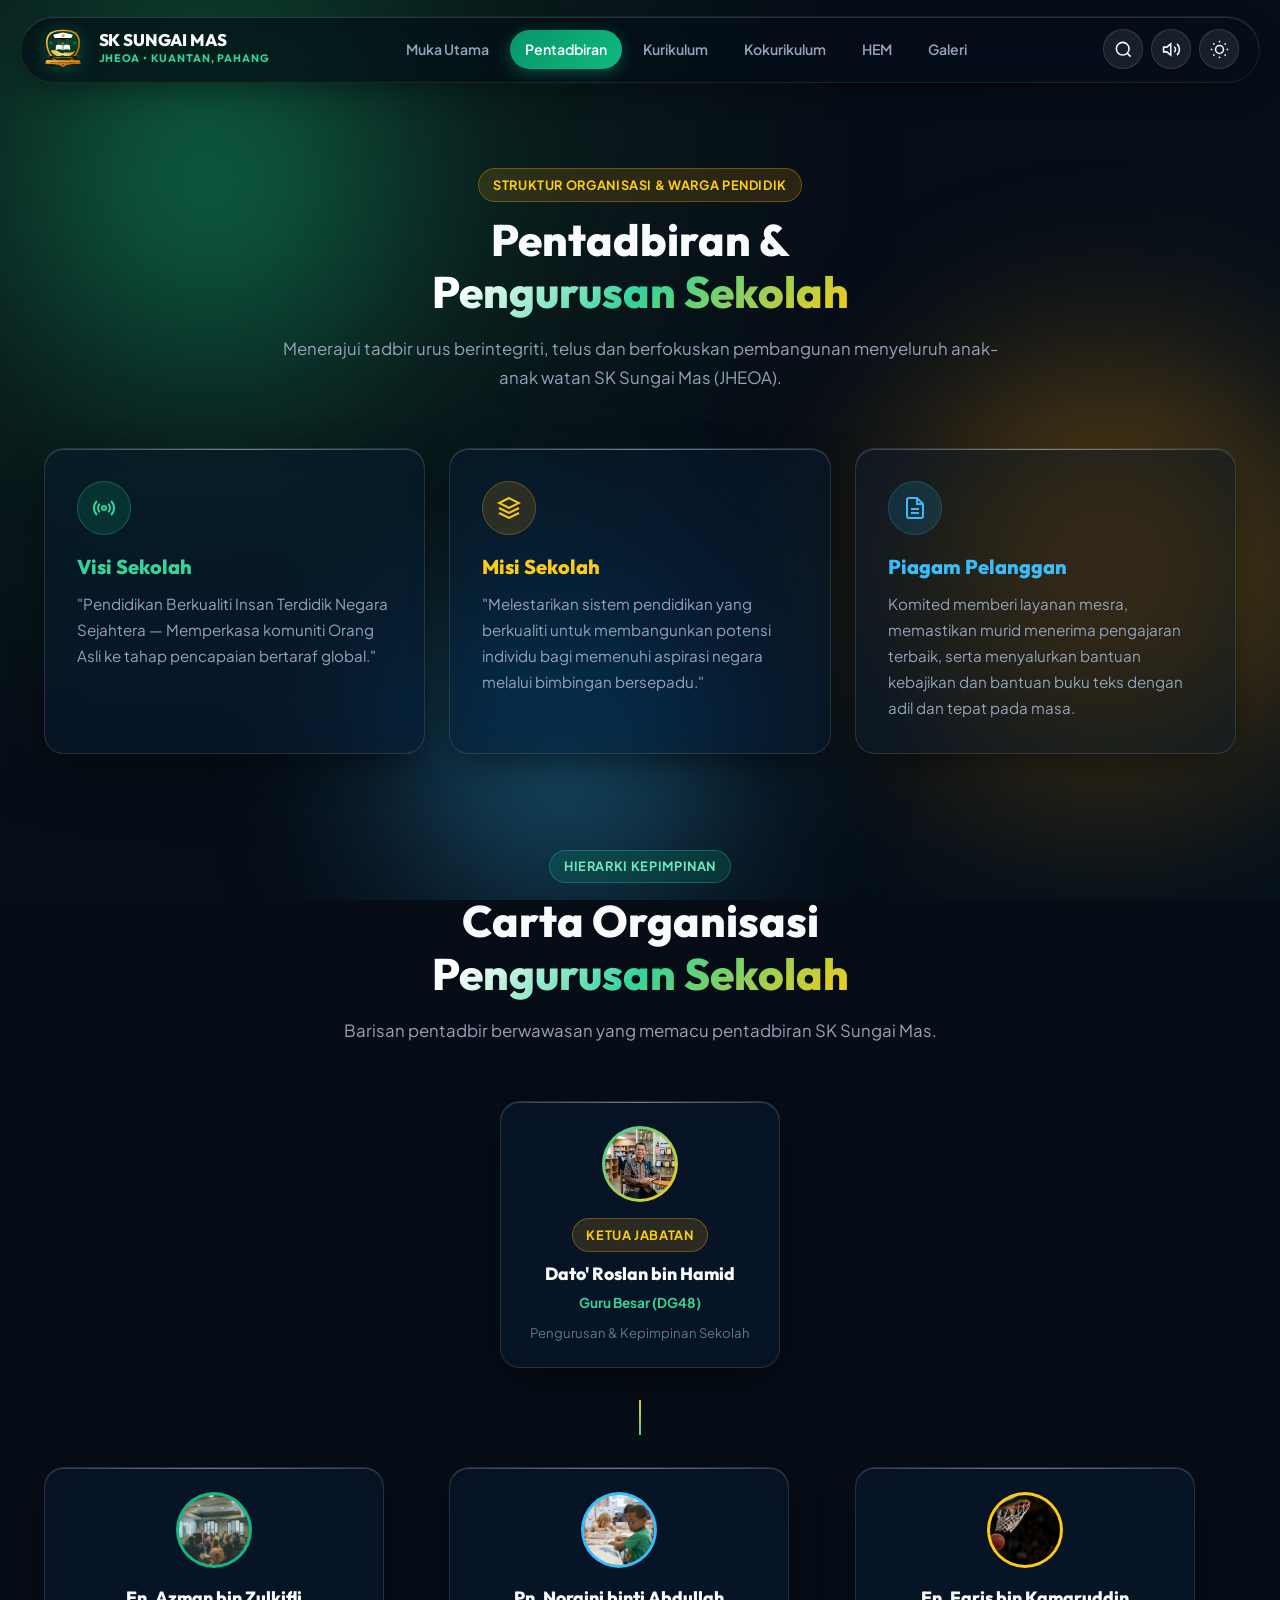
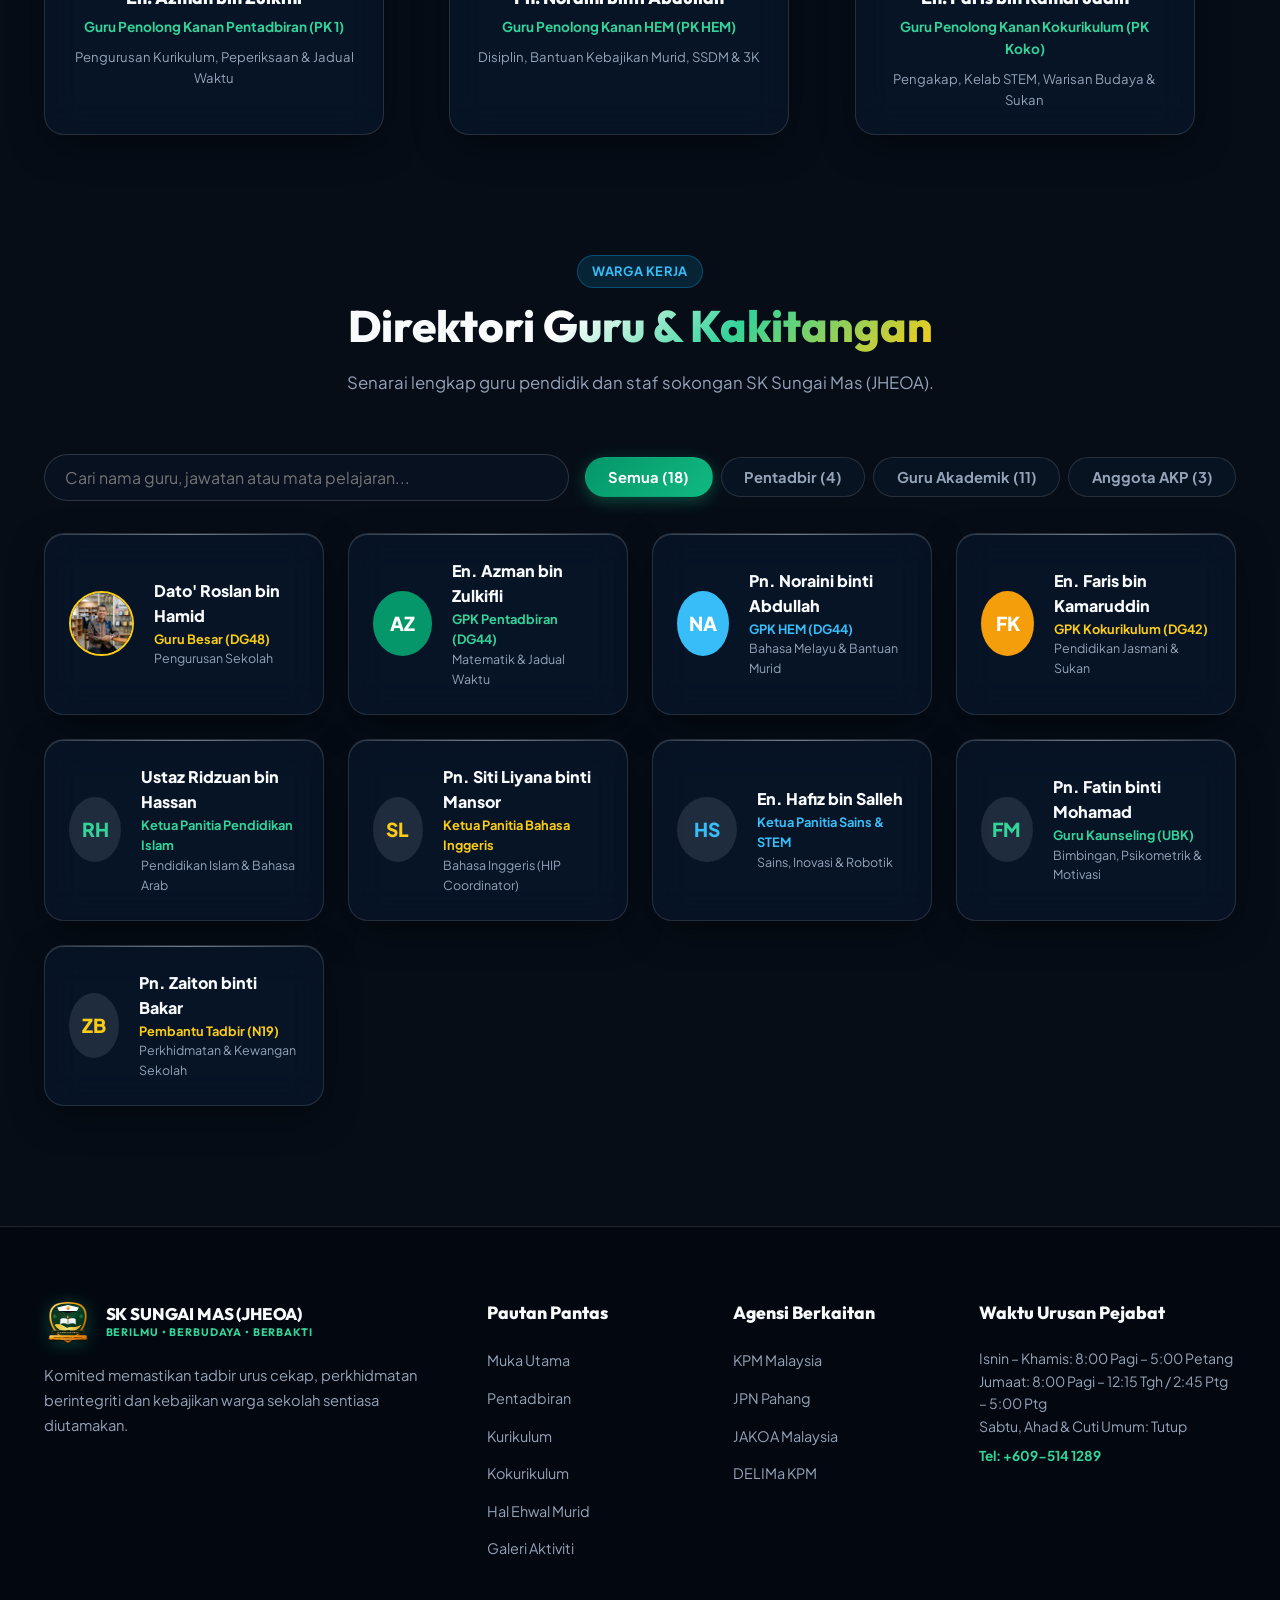
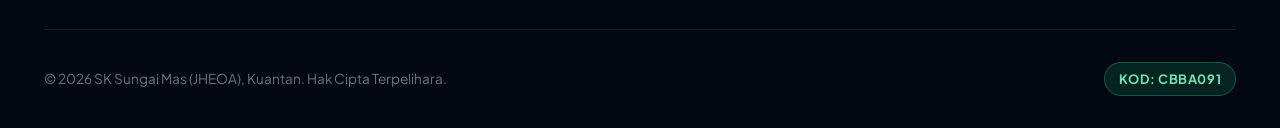
<file: pentadbiran.html>
<!DOCTYPE html>
<html lang="ms" data-theme="dark">
<head>
  <meta charset="UTF-8">
  <meta name="viewport" content="width=device-width, initial-scale=1.0">
  <title>Pentadbiran & Pengurusan | SK Sungai Mas (JHEOA), Kuantan</title>
  <meta name="description" content="Carta organisasi pentadbiran, barisan kepimpinan, direktori guru dan piagam pelanggan Sekolah Kebangsaan Sungai Mas (JHEOA), Kuantan, Pahang.">
  <meta name="keywords" content="Pentadbiran SK Sungai Mas, Guru Besar, Guru SK Sungai Mas, Carta Organisasi Sekolah">

  <link rel="icon" type="image/svg+xml" href="assets/images/logo_sk_sungai_mas.svg">
  <link rel="stylesheet" href="css/glassmorphism.css">
  <link rel="stylesheet" href="css/style.css">
  <link rel="stylesheet" href="css/components.css">
</head>
<body>

  <!-- Dynamic Aurora Background Orbs -->
  <div class="aurora-container" aria-hidden="true">
    <div class="aurora-orb aurora-orb-1"></div>
    <div class="aurora-orb aurora-orb-2"></div>
    <div class="aurora-orb aurora-orb-3"></div>
  </div>

  <!-- Floating Glass Navbar -->
  <header class="navbar-wrapper">
    <nav class="navbar" id="main-navbar">
      <a href="index.html" class="nav-brand" title="Muka Utama SK Sungai Mas">
        <img src="assets/images/logo_sk_sungai_mas.svg" alt="Logo SK Sungai Mas (JHEOA)" class="nav-logo-img">
        <div class="nav-brand-text">
          <span class="nav-brand-name">SK SUNGAI MAS</span>
          <span class="nav-brand-tagline">JHEOA • KUANTAN, PAHANG</span>
        </div>
      </a>

      <ul class="nav-menu">
        <li><a href="index.html" class="nav-link">Muka Utama</a></li>
        <li><a href="pentadbiran.html" class="nav-link active">Pentadbiran</a></li>
        <li><a href="kurikulum.html" class="nav-link">Kurikulum</a></li>
        <li><a href="kokurikulum.html" class="nav-link">Kokurikulum</a></li>
        <li><a href="hem.html" class="nav-link">HEM</a></li>
        <li><a href="galeri.html" class="nav-link">Galeri</a></li>
      </ul>

      <div class="nav-actions">
        <button type="button" class="icon-btn" id="search-trigger-btn" title="Carian Pantas (Ctrl+K)" aria-label="Buka Carian">
          <svg viewBox="0 0 24 24" fill="none" stroke="currentColor">
            <circle cx="11" cy="11" r="8"></circle>
            <line x1="21" y1="21" x2="16.65" y2="16.65"></line>
          </svg>
        </button>

        <button type="button" class="icon-btn" id="sound-toggle-btn" title="Bunyi UI: Aktif" aria-label="Suis Bunyi UI">
          <svg viewBox="0 0 24 24" fill="none" stroke="currentColor">
            <polygon points="11 5 6 9 2 9 2 15 6 15 11 19 11 5"></polygon>
            <path d="M19.07 4.93a10 10 0 0 1 0 14.14M15.54 8.46a5 5 0 0 1 0 7.07"></path>
          </svg>
        </button>

        <button type="button" class="icon-btn" id="theme-toggle-btn" title="Tukar Tema (Gelap/Terang)" aria-label="Tukar Tema">
          <svg viewBox="0 0 24 24" fill="none" stroke="currentColor">
            <circle cx="12" cy="12" r="5"></circle>
            <line x1="12" y1="1" x2="12" y2="3"></line>
            <line x1="12" y1="21" x2="12" y2="23"></line>
            <line x1="4.22" y1="4.22" x2="5.64" y2="5.64"></line>
            <line x1="18.36" y1="18.36" x2="19.78" y2="19.78"></line>
            <line x1="1" y1="12" x2="3" y2="12"></line>
            <line x1="21" y1="12" x2="23" y2="12"></line>
            <line x1="4.22" y1="19.78" x2="5.64" y2="18.36"></line>
            <line x1="18.36" y1="5.64" x2="19.78" y2="4.22"></line>
          </svg>
        </button>

        <button type="button" class="icon-btn mobile-toggle" id="mobile-toggle-btn" aria-label="Buka Menu Navigasi">
          <svg viewBox="0 0 24 24" fill="none" stroke="currentColor">
            <line x1="3" y1="12" x2="21" y2="12"></line>
            <line x1="3" y1="6" x2="21" y2="6"></line>
            <line x1="3" y1="18" x2="21" y2="18"></line>
          </svg>
        </button>
      </div>
    </nav>
  </header>

  <main id="main-content" style="padding-top: 5rem;">

    <!-- PAGE HERO HEADER -->
    <section class="section" style="padding-bottom: 2rem;">
      <div class="container">
        <div class="section-header">
          <span class="glass-badge glass-badge-gold">Struktur Organisasi & Warga Pendidik</span>
          <h1 class="section-title">Pentadbiran & <span class="gradient-text">Pengurusan Sekolah</span></h1>
          <p class="section-subtitle">
            Menerajui tadbir urus berintegriti, telus dan berfokuskan pembangunan menyeluruh anak-anak watan SK Sungai Mas (JHEOA).
          </p>
        </div>

        <!-- VISI, MISI, MOTO & PIAGAM -->
        <div style="display: grid; grid-template-columns: repeat(auto-fit, minmax(280px, 1fr)); gap: 1.5rem; margin-bottom: 4rem;">
          
          <div class="glass-panel glass-panel-hover" style="padding: 2rem;">
            <div class="stat-icon-wrap" style="margin-bottom: 1rem;">
              <svg width="24" height="24" viewBox="0 0 24 24" fill="none" stroke="currentColor" stroke-width="2">
                <circle cx="12" cy="12" r="2"></circle>
                <path d="M16.24 7.76a6 6 0 0 1 0 8.49m-8.48-.01a6 6 0 0 1 0-8.49m11.31-2.82a10 10 0 0 1 0 14.14m-14.14 0a10 10 0 0 1 0-14.14"></path>
              </svg>
            </div>
            <h3 style="font-family: var(--font-heading); font-size: 1.25rem; font-weight: 800; margin-bottom: 0.5rem; color: var(--emerald-400);">Visi Sekolah</h3>
            <p style="color: var(--text-muted); font-size: 0.95rem; line-height: 1.7;">
              "Pendidikan Berkualiti Insan Terdidik Negara Sejahtera — Memperkasa komuniti Orang Asli ke tahap pencapaian bertaraf global."
            </p>
          </div>

          <div class="glass-panel glass-panel-hover" style="padding: 2rem;">
            <div class="stat-icon-wrap gold" style="margin-bottom: 1rem;">
              <svg width="24" height="24" viewBox="0 0 24 24" fill="none" stroke="currentColor" stroke-width="2">
                <path d="M12 2L2 7l10 5 10-5-10-5z"></path>
                <path d="M2 17l10 5 10-5"></path>
                <path d="M2 12l10 5 10-5"></path>
              </svg>
            </div>
            <h3 style="font-family: var(--font-heading); font-size: 1.25rem; font-weight: 800; margin-bottom: 0.5rem; color: var(--gold-400);">Misi Sekolah</h3>
            <p style="color: var(--text-muted); font-size: 0.95rem; line-height: 1.7;">
              "Melestarikan sistem pendidikan yang berkualiti untuk membangunkan potensi individu bagi memenuhi aspirasi negara melalui bimbingan bersepadu."
            </p>
          </div>

          <div class="glass-panel glass-panel-hover" style="padding: 2rem;">
            <div class="stat-icon-wrap" style="margin-bottom: 1rem; color: var(--cyan-400); background: rgba(14, 165, 233, 0.15); border-color: rgba(14, 165, 233, 0.3);">
              <svg width="24" height="24" viewBox="0 0 24 24" fill="none" stroke="currentColor" stroke-width="2">
                <path d="M14 2H6a2 2 0 0 0-2 2v16a2 2 0 0 0 2 2h12a2 2 0 0 0 2-2V8z"></path>
                <polyline points="14 2 14 8 20 8"></polyline>
                <line x1="16" y1="13" x2="8" y2="13"></line>
                <line x1="16" y1="17" x2="8" y2="17"></line>
              </svg>
            </div>
            <h3 style="font-family: var(--font-heading); font-size: 1.25rem; font-weight: 800; margin-bottom: 0.5rem; color: var(--cyan-400);">Piagam Pelanggan</h3>
            <p style="color: var(--text-muted); font-size: 0.95rem; line-height: 1.7;">
              Komited memberi layanan mesra, memastikan murid menerima pengajaran terbaik, serta menyalurkan bantuan kebajikan dan bantuan buku teks dengan adil dan tepat pada masa.
            </p>
          </div>

        </div>
      </div>
    </section>

    <!-- CARTA ORGANISASI PENGURUSAN TERTINGGI -->
    <section class="section" id="carta" style="padding-top: 0;">
      <div class="container">
        <div class="section-header">
          <span class="glass-badge">Hierarki Kepimpinan</span>
          <h2 class="section-title">Carta Organisasi <span class="gradient-text">Pengurusan Sekolah</span></h2>
          <p class="section-subtitle">Barisan pentadbir berwawasan yang memacu pentadbiran SK Sungai Mas.</p>
        </div>

        <div class="org-tree">
          
          <!-- Top: Guru Besar -->
          <div class="org-card glass-panel glass-panel-hover shimmer-hover">
            <div class="org-avatar-ring">
              <img src="assets/images/guru_besar.jpg" alt="Dato' Roslan bin Hamid" class="org-avatar-img">
            </div>
            <span class="glass-badge glass-badge-gold" style="margin-bottom: 0.5rem;">Ketua Jabatan</span>
            <div class="org-name">Dato' Roslan bin Hamid</div>
            <div class="org-role">Guru Besar (DG48)</div>
            <p style="font-size: 0.82rem; color: var(--text-dim); margin-top: 0.35rem;">Pengurusan & Kepimpinan Sekolah</p>
          </div>

          <!-- Vertical Connector Line -->
          <div style="width: 2px; height: 35px; background: linear-gradient(to bottom, var(--gold-400), var(--emerald-400));"></div>

          <!-- Sub Row: 3 Penolong Kanan -->
          <div class="org-sub-row">
            
            <!-- PK Pentadbiran -->
            <div class="org-card glass-panel glass-panel-hover">
              <div class="org-avatar-ring" style="background: var(--emerald-500);">
                <img src="assets/images/teachers_team.jpg" alt="Cikgu Azman" class="org-avatar-img">
              </div>
              <div class="org-name">En. Azman bin Zulkifli</div>
              <div class="org-role">Guru Penolong Kanan Pentadbiran (PK 1)</div>
              <p style="font-size: 0.82rem; color: var(--text-muted);">Pengurusan Kurikulum, Peperiksaan & Jadual Waktu</p>
            </div>

            <!-- PK HEM -->
            <div class="org-card glass-panel glass-panel-hover">
              <div class="org-avatar-ring" style="background: var(--cyan-400);">
                <img src="assets/images/students_assembly.jpg" alt="Puan Noraini" class="org-avatar-img">
              </div>
              <div class="org-name">Pn. Noraini binti Abdullah</div>
              <div class="org-role">Guru Penolong Kanan HEM (PK HEM)</div>
              <p style="font-size: 0.82rem; color: var(--text-muted);">Disiplin, Bantuan Kebajikan Murid, SSDM & 3K</p>
            </div>

            <!-- PK Kokurikulum -->
            <div class="org-card glass-panel glass-panel-hover">
              <div class="org-avatar-ring" style="background: var(--gold-400);">
                <img src="assets/images/badminton_sports.jpg" alt="En Faris" class="org-avatar-img">
              </div>
              <div class="org-name">En. Faris bin Kamaruddin</div>
              <div class="org-role">Guru Penolong Kanan Kokurikulum (PK Koko)</div>
              <p style="font-size: 0.82rem; color: var(--text-muted);">Pengakap, Kelab STEM, Warisan Budaya & Sukan</p>
            </div>

          </div>

        </div>
      </div>
    </section>

    <!-- DIREKTORI GURU & ANGGOTA KUMPULAN PELAKSANA (AKP) -->
    <section class="section" id="direktori" style="padding-top: 1rem;">
      <div class="container">
        <div class="section-header">
          <span class="glass-badge glass-badge-cyan">Warga Kerja</span>
          <h2 class="section-title">Direktori <span class="gradient-text">Guru & Kakitangan</span></h2>
          <p class="section-subtitle">Senarai lengkap guru pendidik dan staf sokongan SK Sungai Mas (JHEOA).</p>
        </div>

        <!-- Filter and Search Box -->
        <div class="filter-search-box">
          <input type="text" id="staff-search-input" class="filter-input" placeholder="Cari nama guru, jawatan atau mata pelajaran...">
          <div class="tab-pills" style="margin-bottom: 0;">
            <button type="button" class="tab-pill active staff-filter-btn" data-filter="all">Semua (18)</button>
            <button type="button" class="tab-pill staff-filter-btn" data-filter="pentadbir">Pentadbir (4)</button>
            <button type="button" class="tab-pill staff-filter-btn" data-filter="guru">Guru Akademik (11)</button>
            <button type="button" class="tab-pill staff-filter-btn" data-filter="akp">Anggota AKP (3)</button>
          </div>
        </div>

        <!-- Staff Cards Grid -->
        <div class="staff-grid" id="staff-grid-container">
          
          <div class="glass-panel glass-panel-hover staff-card" data-category="pentadbir" style="padding: 1.5rem; display: flex; gap: 1.25rem; align-items: center;">
            <img src="assets/images/guru_besar.jpg" alt="Dato' Roslan bin Hamid" style="width: 65px; height: 65px; border-radius: 50%; object-fit: cover; border: 2px solid var(--gold-400);">
            <div>
              <h4 style="font-weight: 800; font-size: 1rem;">Dato' Roslan bin Hamid</h4>
              <div style="font-size: 0.8rem; color: var(--gold-400); font-weight: 700;">Guru Besar (DG48)</div>
              <div style="font-size: 0.78rem; color: var(--text-muted);">Pengurusan Sekolah</div>
            </div>
          </div>

          <div class="glass-panel glass-panel-hover staff-card" data-category="pentadbir" style="padding: 1.5rem; display: flex; gap: 1.25rem; align-items: center;">
            <div style="width: 65px; height: 65px; border-radius: 50%; background: var(--emerald-600); display: flex; align-items: center; justify-content: center; font-weight: 800; font-size: 1.2rem; color: #fff;">AZ</div>
            <div>
              <h4 style="font-weight: 800; font-size: 1rem;">En. Azman bin Zulkifli</h4>
              <div style="font-size: 0.8rem; color: var(--emerald-400); font-weight: 700;">GPK Pentadbiran (DG44)</div>
              <div style="font-size: 0.78rem; color: var(--text-muted);">Matematik & Jadual Waktu</div>
            </div>
          </div>

          <div class="glass-panel glass-panel-hover staff-card" data-category="pentadbir" style="padding: 1.5rem; display: flex; gap: 1.25rem; align-items: center;">
            <div style="width: 65px; height: 65px; border-radius: 50%; background: var(--cyan-400); display: flex; align-items: center; justify-content: center; font-weight: 800; font-size: 1.2rem; color: #fff;">NA</div>
            <div>
              <h4 style="font-weight: 800; font-size: 1rem;">Pn. Noraini binti Abdullah</h4>
              <div style="font-size: 0.8rem; color: var(--cyan-400); font-weight: 700;">GPK HEM (DG44)</div>
              <div style="font-size: 0.78rem; color: var(--text-muted);">Bahasa Melayu & Bantuan Murid</div>
            </div>
          </div>

          <div class="glass-panel glass-panel-hover staff-card" data-category="pentadbir" style="padding: 1.5rem; display: flex; gap: 1.25rem; align-items: center;">
            <div style="width: 65px; height: 65px; border-radius: 50%; background: var(--gold-500); display: flex; align-items: center; justify-content: center; font-weight: 800; font-size: 1.2rem; color: #fff;">FK</div>
            <div>
              <h4 style="font-weight: 800; font-size: 1rem;">En. Faris bin Kamaruddin</h4>
              <div style="font-size: 0.8rem; color: var(--gold-400); font-weight: 700;">GPK Kokurikulum (DG42)</div>
              <div style="font-size: 0.78rem; color: var(--text-muted);">Pendidikan Jasmani & Sukan</div>
            </div>
          </div>

          <div class="glass-panel glass-panel-hover staff-card" data-category="guru" style="padding: 1.5rem; display: flex; gap: 1.25rem; align-items: center;">
            <div style="width: 65px; height: 65px; border-radius: 50%; background: rgba(255,255,255,0.1); display: flex; align-items: center; justify-content: center; font-weight: 800; font-size: 1.2rem; color: var(--emerald-400);">RH</div>
            <div>
              <h4 style="font-weight: 800; font-size: 1rem;">Ustaz Ridzuan bin Hassan</h4>
              <div style="font-size: 0.8rem; color: var(--emerald-400); font-weight: 700;">Ketua Panitia Pendidikan Islam</div>
              <div style="font-size: 0.78rem; color: var(--text-muted);">Pendidikan Islam & Bahasa Arab</div>
            </div>
          </div>

          <div class="glass-panel glass-panel-hover staff-card" data-category="guru" style="padding: 1.5rem; display: flex; gap: 1.25rem; align-items: center;">
            <div style="width: 65px; height: 65px; border-radius: 50%; background: rgba(255,255,255,0.1); display: flex; align-items: center; justify-content: center; font-weight: 800; font-size: 1.2rem; color: var(--gold-400);">SL</div>
            <div>
              <h4 style="font-weight: 800; font-size: 1rem;">Pn. Siti Liyana binti Mansor</h4>
              <div style="font-size: 0.8rem; color: var(--gold-400); font-weight: 700;">Ketua Panitia Bahasa Inggeris</div>
              <div style="font-size: 0.78rem; color: var(--text-muted);">Bahasa Inggeris (HIP Coordinator)</div>
            </div>
          </div>

          <div class="glass-panel glass-panel-hover staff-card" data-category="guru" style="padding: 1.5rem; display: flex; gap: 1.25rem; align-items: center;">
            <div style="width: 65px; height: 65px; border-radius: 50%; background: rgba(255,255,255,0.1); display: flex; align-items: center; justify-content: center; font-weight: 800; font-size: 1.2rem; color: var(--cyan-400);">HS</div>
            <div>
              <h4 style="font-weight: 800; font-size: 1rem;">En. Hafiz bin Salleh</h4>
              <div style="font-size: 0.8rem; color: var(--cyan-400); font-weight: 700;">Ketua Panitia Sains & STEM</div>
              <div style="font-size: 0.78rem; color: var(--text-muted);">Sains, Inovasi & Robotik</div>
            </div>
          </div>

          <div class="glass-panel glass-panel-hover staff-card" data-category="guru" style="padding: 1.5rem; display: flex; gap: 1.25rem; align-items: center;">
            <div style="width: 65px; height: 65px; border-radius: 50%; background: rgba(255,255,255,0.1); display: flex; align-items: center; justify-content: center; font-weight: 800; font-size: 1.2rem; color: var(--emerald-400);">FM</div>
            <div>
              <h4 style="font-weight: 800; font-size: 1rem;">Pn. Fatin binti Mohamad</h4>
              <div style="font-size: 0.8rem; color: var(--emerald-400); font-weight: 700;">Guru Kaunseling (UBK)</div>
              <div style="font-size: 0.78rem; color: var(--text-muted);">Bimbingan, Psikometrik & Motivasi</div>
            </div>
          </div>

          <div class="glass-panel glass-panel-hover staff-card" data-category="akp" style="padding: 1.5rem; display: flex; gap: 1.25rem; align-items: center;">
            <div style="width: 65px; height: 65px; border-radius: 50%; background: rgba(255,255,255,0.1); display: flex; align-items: center; justify-content: center; font-weight: 800; font-size: 1.2rem; color: var(--gold-400);">ZB</div>
            <div>
              <h4 style="font-weight: 800; font-size: 1rem;">Pn. Zaiton binti Bakar</h4>
              <div style="font-size: 0.8rem; color: var(--gold-400); font-weight: 700;">Pembantu Tadbir (N19)</div>
              <div style="font-size: 0.78rem; color: var(--text-muted);">Perkhidmatan & Kewangan Sekolah</div>
            </div>
          </div>

        </div>
      </div>
    </section>

  </main>

  <!-- SEARCH MODAL -->
  <div class="search-modal" id="search-modal" role="dialog" aria-modal="true" aria-label="Carian Portal">
    <div class="search-dialog glass-panel">
      <div class="search-header-bar">
        <svg width="20" height="20" viewBox="0 0 24 24" fill="none" stroke="currentColor" stroke-width="2" style="color: var(--emerald-400);">
          <circle cx="11" cy="11" r="8"></circle>
          <line x1="21" y1="21" x2="16.65" y2="16.65"></line>
        </svg>
        <input type="text" class="search-input-field" id="search-input-field" placeholder="Cari halaman, guru, subjek, takwim, atau pautan...">
        <button type="button" class="icon-btn" id="search-close-btn" style="width: 32px; height: 32px;" aria-label="Tutup Carian">
          <svg viewBox="0 0 24 24" fill="none" stroke="currentColor" stroke-width="2">
            <line x1="18" y1="6" x2="6" y2="18"></line>
            <line x1="6" y1="6" x2="18" y2="18"></line>
          </svg>
        </button>
      </div>
      <div class="search-results-list" id="search-results-list"></div>
    </div>
  </div>

  <!-- FLOATING BACK TO TOP BUTTON -->
  <button type="button" class="icon-btn" id="back-to-top-btn" title="Kembali ke Atas" aria-label="Kembali ke Atas" style="position: fixed; bottom: 2rem; right: 2rem; z-index: 999; opacity: 0; visibility: hidden; width: 48px; height: 48px; background: var(--emerald-600); color: #ffffff; box-shadow: 0 8px 25px var(--emerald-glow);">
    <svg viewBox="0 0 24 24" fill="none" stroke="currentColor" stroke-width="2.5">
      <polyline points="18 15 12 9 6 15"></polyline>
    </svg>
  </button>

  <!-- FOOTER -->
  <footer class="footer">
    <div class="container">
      <div class="footer-grid">
        <div>
          <a href="index.html" class="nav-brand" style="margin-bottom: 1rem;">
            <img src="assets/images/logo_sk_sungai_mas.svg" alt="Logo SK Sungai Mas" class="nav-logo-img" style="width: 48px; height: 48px;">
            <div class="nav-brand-text">
              <span class="nav-brand-name">SK SUNGAI MAS (JHEOA)</span>
              <span class="nav-brand-tagline">BERILMU • BERBUDAYA • BERBAKTI</span>
            </div>
          </a>
          <p class="footer-brand-desc">
            Komited memastikan tadbir urus cekap, perkhidmatan berintegriti dan kebajikan warga sekolah sentiasa diutamakan.
          </p>
        </div>
        <div>
          <h3 class="footer-title">Pautan Pantas</h3>
          <ul class="footer-links">
            <li><a href="index.html">Muka Utama</a></li>
            <li><a href="pentadbiran.html">Pentadbiran</a></li>
            <li><a href="kurikulum.html">Kurikulum</a></li>
            <li><a href="kokurikulum.html">Kokurikulum</a></li>
            <li><a href="hem.html">Hal Ehwal Murid</a></li>
            <li><a href="galeri.html">Galeri Aktiviti</a></li>
          </ul>
        </div>
        <div>
          <h3 class="footer-title">Agensi Berkaitan</h3>
          <ul class="footer-links">
            <li><a href="https://www.moe.gov.my" target="_blank" rel="noopener noreferrer">KPM Malaysia</a></li>
            <li><a href="https://jpnpahang.moe.gov.my" target="_blank" rel="noopener noreferrer">JPN Pahang</a></li>
            <li><a href="https://jakoa.gov.my" target="_blank" rel="noopener noreferrer">JAKOA Malaysia</a></li>
            <li><a href="https://d2.delima.edu.my" target="_blank" rel="noopener noreferrer">DELIMa KPM</a></li>
          </ul>
        </div>
        <div>
          <h3 class="footer-title">Waktu Urusan Pejabat</h3>
          <p style="color: var(--text-muted); font-size: 0.88rem; line-height: 1.6; margin-bottom: 0.5rem;">
            Isnin – Khamis: 8:00 Pagi – 5:00 Petang<br>
            Jumaat: 8:00 Pagi – 12:15 Tgh / 2:45 Ptg – 5:00 Ptg<br>
            Sabtu, Ahad & Cuti Umum: Tutup
          </p>
          <div style="font-size: 0.85rem; color: var(--emerald-400); font-weight: 700;">Tel: +609-514 1289</div>
        </div>
      </div>
      <div class="footer-bottom">
        <div>&copy; 2026 SK Sungai Mas (JHEOA), Kuantan. Hak Cipta Terpelihara.</div>
        <div class="glass-badge">Kod: CBBA091</div>
      </div>
    </div>
  </footer>

  <script src="js/main.js"></script>
  <script>
    // Specific Staff Filter
    document.addEventListener('DOMContentLoaded', () => {
      const filterBtns = document.querySelectorAll('.staff-filter-btn');
      const staffCards = document.querySelectorAll('.staff-card');
      const searchInput = document.getElementById('staff-search-input');

      filterBtns.forEach(btn => {
        btn.addEventListener('click', () => {
          filterBtns.forEach(b => b.classList.remove('active'));
          btn.classList.add('active');
          const filter = btn.getAttribute('data-filter');
          applyFilter(filter, searchInput.value.toLowerCase().trim());
        });
      });

      searchInput?.addEventListener('input', (e) => {
        const query = e.target.value.toLowerCase().trim();
        const activeFilter = document.querySelector('.staff-filter-btn.active')?.getAttribute('data-filter') || 'all';
        applyFilter(activeFilter, query);
      });

      function applyFilter(cat, query) {
        staffCards.forEach(card => {
          const cardCat = card.getAttribute('data-category');
          const cardText = card.textContent.toLowerCase();
          const matchCat = (cat === 'all' || cardCat === cat);
          const matchQuery = (!query || cardText.includes(query));

          if (matchCat && matchQuery) {
            card.style.display = 'flex';
          } else {
            card.style.display = 'none';
          }
        });
      }
    });
  </script>
</body>
</html>
</file>
<file: css/glassmorphism.css>
/* ==========================================================================
   SK SUNGAI MAS (JHEOA) - GLASSMORPHISM DESIGN SYSTEM & TOKENS
   Modern Frosted Glass UI with Dynamic Aurora Glowing Mesh
   ========================================================================== */

:root {
  /* Color Palette - Emerald Forest & Royal Gold Glow */
  --hue-primary: 158;
  --hue-accent: 42;
  
  --emerald-300: #6ee7b7;
  --emerald-400: #34d399;
  --emerald-500: #10b981;
  --emerald-600: #059669;
  --emerald-700: #047857;
  --emerald-glow: rgba(16, 185, 129, 0.35);

  --gold-300: #fde047;
  --gold-400: #facc15;
  --gold-500: #f59e0b;
  --gold-600: #d97706;
  --gold-glow: rgba(245, 158, 11, 0.35);

  --cyan-400: #38bdf8;
  --cyan-glow: rgba(56, 189, 248, 0.3);

  /* Typography */
  --font-heading: 'Outfit', -apple-system, BlinkMacSystemFont, 'Segoe UI', Roboto, sans-serif;
  --font-body: 'Plus Jakarta Sans', -apple-system, BlinkMacSystemFont, 'Segoe UI', sans-serif;

  /* Smooth Transitions */
  --transition-fast: 0.2s cubic-bezier(0.16, 1, 0.3, 1);
  --transition-normal: 0.35s cubic-bezier(0.16, 1, 0.3, 1);
  --transition-slow: 0.6s cubic-bezier(0.16, 1, 0.3, 1);

  /* Border Radii */
  --radius-sm: 8px;
  --radius-md: 14px;
  --radius-lg: 20px;
  --radius-xl: 28px;
  --radius-full: 9999px;
}

/* --------------------------------------------------------------------------
   DARK THEME (Default - High Impact Glassmorphism)
   -------------------------------------------------------------------------- */
[data-theme="dark"], :root {
  --bg-base: #060d17;
  --bg-secondary: #0a1424;
  --bg-gradient: radial-gradient(circle at 15% 15%, #0d281e 0%, #060d17 50%, #05101a 100%);
  
  --text-main: #f8fafc;
  --text-muted: #94a3b8;
  --text-dim: #64748b;
  
  /* Glass Surface Tokens */
  --glass-bg: rgba(13, 25, 43, 0.6);
  --glass-bg-hover: rgba(18, 35, 60, 0.75);
  --glass-bg-active: rgba(10, 45, 35, 0.85);
  --glass-card: rgba(12, 26, 44, 0.55);
  --glass-card-border: rgba(255, 255, 255, 0.12);
  --glass-card-hover-border: rgba(52, 211, 153, 0.45);
  
  --glass-header: rgba(6, 13, 23, 0.72);
  --glass-header-border: rgba(255, 255, 255, 0.08);

  --glass-shadow: 0 12px 40px -10px rgba(0, 0, 0, 0.65), inset 0 1px 0 rgba(255, 255, 255, 0.15);
  --glass-shadow-lg: 0 25px 60px -15px rgba(0, 0, 0, 0.8), inset 0 1px 1px rgba(255, 255, 255, 0.2);
  --glass-glow: 0 0 25px var(--emerald-glow);

  --badge-bg: rgba(16, 185, 129, 0.16);
  --badge-border: rgba(52, 211, 153, 0.3);
  --badge-text: #6ee7b7;

  --input-bg: rgba(10, 20, 36, 0.7);
  --input-border: rgba(255, 255, 255, 0.15);
}

/* --------------------------------------------------------------------------
   LIGHT THEME (Luminous Frosted Crystal)
   -------------------------------------------------------------------------- */
[data-theme="light"] {
  --bg-base: #f0fdf4;
  --bg-secondary: #e6f4ea;
  --bg-gradient: radial-gradient(circle at 10% 20%, #dcfce7 0%, #f0fdf4 60%, #e0f2fe 100%);
  
  --text-main: #0f172a;
  --text-muted: #334155;
  --text-dim: #64748b;

  --glass-bg: rgba(255, 255, 255, 0.75);
  --glass-bg-hover: rgba(255, 255, 255, 0.92);
  --glass-bg-active: rgba(240, 253, 244, 0.95);
  --glass-card: rgba(255, 255, 255, 0.65);
  --glass-card-border: rgba(255, 255, 255, 0.85);
  --glass-card-hover-border: rgba(16, 185, 129, 0.5);

  --glass-header: rgba(255, 255, 255, 0.82);
  --glass-header-border: rgba(203, 213, 225, 0.5);

  --glass-shadow: 0 12px 35px -8px rgba(16, 185, 129, 0.12), 0 4px 15px -3px rgba(0, 0, 0, 0.05), inset 0 1px 0 #ffffff;
  --glass-shadow-lg: 0 22px 50px -12px rgba(16, 185, 129, 0.18), inset 0 1px 2px #ffffff;
  --glass-glow: 0 0 25px rgba(16, 185, 129, 0.25);

  --badge-bg: rgba(16, 185, 129, 0.12);
  --badge-border: rgba(16, 185, 129, 0.35);
  --badge-text: #047857;

  --input-bg: rgba(255, 255, 255, 0.85);
  --input-border: rgba(203, 213, 225, 0.8);
}

/* --------------------------------------------------------------------------
   AURORA GLOW ORBS (Dynamic Background Movement)
   -------------------------------------------------------------------------- */
.aurora-container {
  position: fixed;
  inset: 0;
  pointer-events: none;
  z-index: 0;
  overflow: hidden;
}

.aurora-orb {
  position: absolute;
  border-radius: 50%;
  filter: blur(85px);
  opacity: 0.5;
  animation: floatOrb 18s ease-in-out infinite alternate;
  will-change: transform;
}

.aurora-orb-1 {
  width: 550px;
  height: 550px;
  background: radial-gradient(circle, var(--emerald-500) 0%, rgba(5, 150, 105, 0) 70%);
  top: -10%;
  left: -5%;
  animation-duration: 22s;
}

.aurora-orb-2 {
  width: 600px;
  height: 600px;
  background: radial-gradient(circle, var(--gold-500) 0%, rgba(217, 119, 6, 0) 70%);
  top: 30%;
  right: -10%;
  animation-duration: 26s;
  animation-delay: -5s;
}

.aurora-orb-3 {
  width: 480px;
  height: 480px;
  background: radial-gradient(circle, var(--cyan-400) 0%, rgba(14, 165, 233, 0) 70%);
  bottom: -10%;
  left: 25%;
  animation-duration: 20s;
  animation-delay: -10s;
}

@keyframes floatOrb {
  0% {
    transform: translate(0, 0) scale(1);
  }
  50% {
    transform: translate(60px, 45px) scale(1.12);
  }
  100% {
    transform: translate(-45px, 80px) scale(0.95);
  }
}

/* --------------------------------------------------------------------------
   GLASSMORPHISM CORE UTILITY CLASSES
   -------------------------------------------------------------------------- */
.glass-panel {
  background: var(--glass-card);
  backdrop-filter: blur(18px) saturate(180%);
  -webkit-backdrop-filter: blur(18px) saturate(180%);
  border: 1px solid var(--glass-card-border);
  box-shadow: var(--glass-shadow);
  border-radius: var(--radius-lg);
  transition: all var(--transition-normal);
  position: relative;
  overflow: hidden;
}

.glass-panel::before {
  content: '';
  position: absolute;
  top: 0;
  left: 0;
  right: 0;
  height: 1px;
  background: linear-gradient(90deg, transparent, rgba(255, 255, 255, 0.35), transparent);
  pointer-events: none;
}

.glass-panel-hover:hover {
  transform: translateY(-5px);
  border-color: var(--glass-card-hover-border);
  box-shadow: var(--glass-shadow-lg), var(--glass-glow);
}

.glass-badge {
  display: inline-flex;
  align-items: center;
  gap: 0.4rem;
  padding: 0.35rem 0.85rem;
  border-radius: var(--radius-full);
  background: var(--badge-bg);
  border: 1px solid var(--badge-border);
  color: var(--badge-text);
  font-size: 0.8rem;
  font-weight: 700;
  letter-spacing: 0.05em;
  text-transform: uppercase;
  backdrop-filter: blur(8px);
}

.glass-badge-gold {
  background: rgba(245, 158, 11, 0.15);
  border-color: rgba(245, 158, 11, 0.35);
  color: var(--gold-400);
}

.glass-badge-cyan {
  background: rgba(14, 165, 233, 0.15);
  border-color: rgba(14, 165, 233, 0.35);
  color: var(--cyan-400);
}

/* Shimmer Highlight Effect on Cards */
.shimmer-hover {
  position: relative;
  overflow: hidden;
}

.shimmer-hover::after {
  content: '';
  position: absolute;
  top: -50%;
  left: -50%;
  width: 200%;
  height: 200%;
  background: linear-gradient(
    60deg,
    transparent 35%,
    rgba(255, 255, 255, 0.12) 50%,
    transparent 65%
  );
  transform: rotate(25deg) translateY(-100%);
  transition: transform 0.8s ease;
  pointer-events: none;
}

.shimmer-hover:hover::after {
  transform: rotate(25deg) translateY(100%);
}
</file>
<file: css/style.css>
/* ==========================================================================
   SK SUNGAI MAS (JHEOA) - MAIN STYLESHEET
   Typography, Floating Navigation, Layout, Search Modal & Footer
   ========================================================================== */

@import url('https://fonts.googleapis.com/css2?family=Outfit:wght@400;500;600;700;800;900&family=Plus+Jakarta+Sans:wght@300;400;500;600;700;800&display=swap');

/* --- Reset & Global Defaults --- */
*, *::before, *::after {
  box-sizing: border-box;
  margin: 0;
  padding: 0;
}

html {
  font-size: 16px;
  scroll-behavior: smooth;
  scroll-padding-top: 100px;
}

body {
  font-family: var(--font-body);
  background-color: var(--bg-base);
  background-image: var(--bg-gradient);
  background-attachment: fixed;
  color: var(--text-main);
  line-height: 1.6;
  min-height: 100vh;
  overflow-x: hidden;
  transition: background-color var(--transition-normal), color var(--transition-normal);
  position: relative;
}

img {
  max-width: 100%;
  height: auto;
  display: block;
}

a {
  color: inherit;
  text-decoration: none;
  transition: color var(--transition-fast);
}

ul, ol {
  list-style: none;
}

button, input, select, textarea {
  font-family: inherit;
  font-size: inherit;
}

/* --- Layout Container --- */
.container {
  width: 100%;
  max-width: 1240px;
  margin-inline: auto;
  padding-inline: 1.5rem;
  position: relative;
  z-index: 2;
}

.section {
  padding-block: 5.5rem 2.5rem;
}

.section-header {
  text-align: center;
  max-width: 720px;
  margin-inline: auto;
  margin-bottom: 3.5rem;
}

.section-title {
  font-family: var(--font-heading);
  font-size: clamp(2rem, 3.5vw, 2.75rem);
  font-weight: 800;
  line-height: 1.2;
  margin-top: 0.75rem;
  margin-bottom: 1rem;
}

.gradient-text {
  background: linear-gradient(135deg, #ffffff 10%, var(--emerald-400) 50%, var(--gold-400) 100%);
  -webkit-background-clip: text;
  -webkit-text-fill-color: transparent;
  display: inline-block;
}

[data-theme="light"] .gradient-text {
  background: linear-gradient(135deg, #0f172a 10%, var(--emerald-600) 60%, var(--gold-600) 100%);
  -webkit-background-clip: text;
  -webkit-text-fill-color: transparent;
}

.section-subtitle {
  color: var(--text-muted);
  font-size: 1.05rem;
  line-height: 1.7;
}

/* --------------------------------------------------------------------------
   FLOATING GLASS NAVBAR
   -------------------------------------------------------------------------- */
.navbar-wrapper {
  position: fixed;
  top: 1rem;
  left: 0;
  right: 0;
  z-index: 1000;
  padding-inline: 1rem;
  pointer-events: none;
}

.navbar {
  max-width: 1240px;
  margin-inline: auto;
  display: flex;
  align-items: center;
  justify-content: space-between;
  padding: 0.65rem 1.25rem;
  background: var(--glass-header);
  backdrop-filter: blur(20px) saturate(190%);
  -webkit-backdrop-filter: blur(20px) saturate(190%);
  border: 1px solid var(--glass-header-border);
  border-radius: var(--radius-full);
  box-shadow: 0 10px 30px -5px rgba(0, 0, 0, 0.4), inset 0 1px 0 rgba(255, 255, 255, 0.15);
  pointer-events: auto;
  transition: all var(--transition-normal);
}

.navbar.scrolled {
  padding-block: 0.5rem;
  box-shadow: 0 14px 40px -8px rgba(0, 0, 0, 0.65);
}

/* Brand Logo */
.nav-brand {
  display: flex;
  align-items: center;
  gap: 0.85rem;
  font-family: var(--font-heading);
  text-decoration: none;
}

.nav-logo-img {
  width: 44px;
  height: 44px;
  object-fit: contain;
  filter: drop-shadow(0 2px 8px var(--emerald-glow));
  transition: transform var(--transition-fast);
}

.nav-brand:hover .nav-logo-img {
  transform: rotate(5deg) scale(1.08);
}

.nav-brand-text {
  display: flex;
  flex-direction: column;
}

.nav-brand-name {
  font-size: 1.05rem;
  font-weight: 800;
  letter-spacing: -0.01em;
  color: var(--text-main);
  line-height: 1.1;
}

.nav-brand-tagline {
  font-size: 0.68rem;
  font-weight: 700;
  color: var(--emerald-400);
  letter-spacing: 0.08em;
  text-transform: uppercase;
}

[data-theme="light"] .nav-brand-tagline {
  color: var(--emerald-600);
}

/* Navigation Menu Links */
.nav-menu {
  display: flex;
  align-items: center;
  gap: 0.35rem;
}

.nav-link {
  font-size: 0.88rem;
  font-weight: 600;
  color: var(--text-muted);
  padding: 0.5rem 0.95rem;
  border-radius: var(--radius-full);
  transition: all var(--transition-fast);
  position: relative;
  display: flex;
  align-items: center;
  gap: 0.4rem;
}

.nav-link:hover {
  color: var(--text-main);
  background: rgba(255, 255, 255, 0.08);
}

.nav-link.active {
  color: #ffffff;
  background: linear-gradient(135deg, var(--emerald-600), var(--emerald-500));
  box-shadow: 0 4px 15px var(--emerald-glow);
}

[data-theme="light"] .nav-link.active {
  color: #ffffff;
  background: linear-gradient(135deg, var(--emerald-600), var(--emerald-700));
}

/* Controls / Action Buttons */
.nav-actions {
  display: flex;
  align-items: center;
  gap: 0.5rem;
}

.icon-btn {
  width: 40px;
  height: 40px;
  border-radius: 50%;
  display: flex;
  align-items: center;
  justify-content: center;
  background: rgba(255, 255, 255, 0.08);
  border: 1px solid rgba(255, 255, 255, 0.12);
  color: var(--text-main);
  cursor: pointer;
  transition: all var(--transition-fast);
  position: relative;
}

.icon-btn:hover {
  background: rgba(255, 255, 255, 0.18);
  transform: translateY(-2px);
  border-color: var(--emerald-400);
  box-shadow: 0 4px 14px var(--emerald-glow);
}

.icon-btn svg {
  width: 19px;
  height: 19px;
  stroke-width: 2;
  transition: transform var(--transition-fast);
}

/* Mobile Hamburger */
.mobile-toggle {
  display: none;
}

/* --------------------------------------------------------------------------
   BUTTONS & CTA
   -------------------------------------------------------------------------- */
.btn {
  display: inline-flex;
  align-items: center;
  justify-content: center;
  gap: 0.6rem;
  font-family: var(--font-body);
  font-size: 0.95rem;
  font-weight: 700;
  padding: 0.75rem 1.6rem;
  border-radius: var(--radius-full);
  border: 1px solid transparent;
  cursor: pointer;
  transition: all var(--transition-fast);
  text-decoration: none;
}

.btn-primary {
  background: linear-gradient(135deg, var(--emerald-500) 0%, var(--emerald-600) 100%);
  color: #ffffff;
  box-shadow: 0 6px 20px var(--emerald-glow);
}

.btn-primary:hover {
  transform: translateY(-3px);
  box-shadow: 0 10px 28px rgba(16, 185, 129, 0.5);
  background: linear-gradient(135deg, var(--emerald-400) 0%, var(--emerald-500) 100%);
}

.btn-gold {
  background: linear-gradient(135deg, var(--gold-400) 0%, var(--gold-600) 100%);
  color: #261502;
  box-shadow: 0 6px 20px var(--gold-glow);
}

.btn-gold:hover {
  transform: translateY(-3px);
  box-shadow: 0 10px 28px rgba(245, 158, 11, 0.5);
  background: linear-gradient(135deg, var(--gold-300) 0%, var(--gold-500) 100%);
}

.btn-glass {
  background: var(--glass-card);
  backdrop-filter: blur(12px);
  border: 1px solid var(--glass-card-border);
  color: var(--text-main);
  box-shadow: var(--glass-shadow);
}

.btn-glass:hover {
  background: var(--glass-bg-hover);
  border-color: var(--glass-card-hover-border);
  transform: translateY(-3px);
  box-shadow: var(--glass-shadow-lg);
}

/* --------------------------------------------------------------------------
   SEARCH MODAL
   -------------------------------------------------------------------------- */
.search-modal {
  position: fixed;
  inset: 0;
  background: rgba(0, 0, 0, 0.75);
  backdrop-filter: blur(14px);
  z-index: 2000;
  display: flex;
  align-items: flex-start;
  justify-content: center;
  padding: 5rem 1.5rem 2rem;
  opacity: 0;
  visibility: hidden;
  transition: all var(--transition-fast);
}

.search-modal.active {
  opacity: 1;
  visibility: visible;
}

.search-dialog {
  width: 100%;
  max-width: 650px;
  background: var(--glass-card);
  border: 1px solid var(--glass-card-hover-border);
  border-radius: var(--radius-xl);
  box-shadow: var(--glass-shadow-lg);
  backdrop-filter: blur(25px);
  overflow: hidden;
  transform: translateY(-20px) scale(0.96);
  transition: transform var(--transition-fast);
}

.search-modal.active .search-dialog {
  transform: translateY(0) scale(1);
}

.search-header-bar {
  display: flex;
  align-items: center;
  padding: 1rem 1.25rem;
  border-bottom: 1px solid var(--glass-card-border);
  gap: 0.75rem;
}

.search-input-field {
  flex: 1;
  background: transparent;
  border: none;
  color: var(--text-main);
  font-size: 1.15rem;
  outline: none;
}

.search-input-field::placeholder {
  color: var(--text-dim);
}

.search-results-list {
  max-height: 380px;
  overflow-y: auto;
  padding: 0.75rem;
}

.search-item {
  display: flex;
  align-items: center;
  justify-content: space-between;
  padding: 0.85rem 1rem;
  border-radius: var(--radius-md);
  color: var(--text-main);
  transition: background var(--transition-fast);
  cursor: pointer;
  text-decoration: none;
}

.search-item:hover {
  background: rgba(255, 255, 255, 0.08);
}

.search-item-info {
  display: flex;
  flex-direction: column;
}

.search-item-title {
  font-weight: 700;
  font-size: 0.95rem;
}

.search-item-category {
  font-size: 0.75rem;
  color: var(--emerald-400);
}

/* --------------------------------------------------------------------------
   FOOTER
   -------------------------------------------------------------------------- */
.footer {
  margin-top: 5rem;
  background: rgba(4, 9, 16, 0.85);
  backdrop-filter: blur(20px);
  border-top: 1px solid var(--glass-card-border);
  padding-top: 4.5rem;
  padding-bottom: 2rem;
  position: relative;
  z-index: 10;
}

[data-theme="light"] .footer {
  background: rgba(240, 253, 244, 0.9);
  border-top-color: rgba(203, 213, 225, 0.8);
}

.footer-grid {
  display: grid;
  grid-template-columns: 2fr 1fr 1fr 1.3fr;
  gap: 3rem;
  margin-bottom: 3.5rem;
}

.footer-brand-desc {
  color: var(--text-muted);
  font-size: 0.92rem;
  margin-top: 1rem;
  line-height: 1.7;
}

.footer-title {
  font-family: var(--font-heading);
  font-size: 1.1rem;
  font-weight: 800;
  margin-bottom: 1.25rem;
  color: var(--text-main);
  display: flex;
  align-items: center;
  gap: 0.5rem;
}

.footer-links li {
  margin-bottom: 0.75rem;
}

.footer-links a {
  color: var(--text-muted);
  font-size: 0.9rem;
  transition: color var(--transition-fast), padding-left var(--transition-fast);
  display: inline-block;
}

.footer-links a:hover {
  color: var(--emerald-400);
  padding-left: 5px;
}

.footer-contact-item {
  display: flex;
  gap: 0.75rem;
  color: var(--text-muted);
  font-size: 0.88rem;
  margin-bottom: 0.9rem;
  line-height: 1.5;
}

.footer-contact-item svg {
  width: 18px;
  height: 18px;
  flex-shrink: 0;
  color: var(--emerald-400);
  margin-top: 0.2rem;
}

.footer-bottom {
  display: flex;
  align-items: center;
  justify-content: space-between;
  padding-top: 2rem;
  border-top: 1px solid rgba(255, 255, 255, 0.08);
  font-size: 0.85rem;
  color: var(--text-dim);
  flex-wrap: wrap;
  gap: 1rem;
}

/* --------------------------------------------------------------------------
   RESPONSIVE DESIGN BREAKPOINTS
   -------------------------------------------------------------------------- */
@media (max-width: 1024px) {
  .footer-grid {
    grid-template-columns: 1fr 1fr;
    gap: 2.5rem;
  }
}

@media (max-width: 768px) {
  .nav-menu {
    position: fixed;
    top: 5rem;
    left: 1rem;
    right: 1rem;
    background: var(--glass-card);
    backdrop-filter: blur(25px);
    border: 1px solid var(--glass-card-border);
    border-radius: var(--radius-lg);
    box-shadow: var(--glass-shadow-lg);
    flex-direction: column;
    padding: 1.25rem;
    gap: 0.6rem;
    opacity: 0;
    visibility: hidden;
    transform: translateY(-15px);
    transition: all var(--transition-fast);
  }

  .nav-menu.open {
    opacity: 1;
    visibility: visible;
    transform: translateY(0);
  }

  .nav-link {
    width: 100%;
    justify-content: flex-start;
    padding: 0.75rem 1rem;
  }

  .mobile-toggle {
    display: flex;
  }

  .footer-grid {
    grid-template-columns: 1fr;
  }
}
</file>
<file: css/components.css>
/* ==========================================================================
   SK SUNGAI MAS (JHEOA) - COMPONENTS STYLESHEET
   Hero, Stats, Cards, Ticker, Org-Chart, Tabs, Gallery & Lightbox
   ========================================================================== */

/* --------------------------------------------------------------------------
   HERO SECTION
   -------------------------------------------------------------------------- */
.hero-section {
  position: relative;
  min-height: 88vh;
  display: flex;
  align-items: center;
  padding-top: 7rem;
  padding-bottom: 4rem;
  overflow: hidden;
}

.hero-grid {
  display: grid;
  grid-template-columns: 1.15fr 0.85fr;
  gap: 3.5rem;
  align-items: center;
}

.hero-badge-group {
  display: flex;
  align-items: center;
  gap: 0.75rem;
  margin-bottom: 1.5rem;
  flex-wrap: wrap;
}

.hero-badge-pulse {
  display: inline-flex;
  align-items: center;
  gap: 0.5rem;
  padding: 0.35rem 0.9rem;
  background: rgba(16, 185, 129, 0.15);
  border: 1px solid rgba(52, 211, 153, 0.35);
  border-radius: var(--radius-full);
  font-size: 0.8rem;
  font-weight: 700;
  color: var(--emerald-400);
}

.pulse-dot {
  width: 8px;
  height: 8px;
  background: var(--emerald-400);
  border-radius: 50%;
  box-shadow: 0 0 10px var(--emerald-400);
  animation: pulseAnim 1.8s infinite;
}

@keyframes pulseAnim {
  0% { transform: scale(0.9); opacity: 0.7; }
  50% { transform: scale(1.3); opacity: 1; }
  100% { transform: scale(0.9); opacity: 0.7; }
}

.hero-heading {
  font-family: var(--font-heading);
  font-size: clamp(2.4rem, 4.5vw, 3.8rem);
  font-weight: 900;
  line-height: 1.15;
  letter-spacing: -0.02em;
  margin-bottom: 1.25rem;
}

.hero-desc {
  font-size: 1.12rem;
  color: var(--text-muted);
  line-height: 1.75;
  margin-bottom: 2.25rem;
  max-width: 580px;
}

.hero-buttons {
  display: flex;
  gap: 1rem;
  flex-wrap: wrap;
}

/* Hero Showcase Card */
.hero-card-showcase {
  position: relative;
  border-radius: var(--radius-xl);
  padding: 0.85rem;
  background: var(--glass-card);
  border: 1px solid var(--glass-card-border);
  box-shadow: var(--glass-shadow-lg);
  backdrop-filter: blur(20px);
}

.hero-img-frame {
  position: relative;
  border-radius: var(--radius-lg);
  overflow: hidden;
  aspect-ratio: 16/10;
}

.hero-img {
  width: 100%;
  height: 100%;
  object-fit: cover;
  transition: transform var(--transition-slow);
}

.hero-card-showcase:hover .hero-img {
  transform: scale(1.05);
}

.hero-floating-glass-tag {
  position: absolute;
  bottom: 1.25rem;
  left: 1.25rem;
  right: 1.25rem;
  background: rgba(6, 13, 23, 0.78);
  backdrop-filter: blur(16px);
  border: 1px solid rgba(255, 255, 255, 0.18);
  padding: 1rem 1.25rem;
  border-radius: var(--radius-md);
  display: flex;
  align-items: center;
  justify-content: space-between;
}

[data-theme="light"] .hero-floating-glass-tag {
  background: rgba(255, 255, 255, 0.85);
}

/* --------------------------------------------------------------------------
   NEWS TICKER (PENGUMUMAN PANTAS)
   -------------------------------------------------------------------------- */
.ticker-bar {
  background: var(--glass-card);
  backdrop-filter: blur(15px);
  border-block: 1px solid var(--glass-card-border);
  padding: 0.65rem 0;
  margin-top: 1rem;
  margin-bottom: 3rem;
  position: relative;
  z-index: 5;
}

.ticker-inner {
  display: flex;
  align-items: center;
  gap: 1.25rem;
}

.ticker-label {
  display: inline-flex;
  align-items: center;
  gap: 0.4rem;
  background: linear-gradient(135deg, var(--gold-500), var(--gold-600));
  color: #2b1702;
  font-weight: 800;
  font-size: 0.78rem;
  padding: 0.35rem 0.85rem;
  border-radius: var(--radius-full);
  text-transform: uppercase;
  flex-shrink: 0;
  letter-spacing: 0.05em;
}

.ticker-track {
  overflow: hidden;
  white-space: nowrap;
  flex: 1;
  position: relative;
}

.ticker-content {
  display: inline-block;
  animation: tickerScroll 32s linear infinite;
  color: var(--text-main);
  font-size: 0.92rem;
  font-weight: 500;
}

.ticker-track:hover .ticker-content {
  animation-play-state: paused;
}

.ticker-item {
  display: inline-flex;
  align-items: center;
  margin-right: 2.5rem;
}

.ticker-bullet {
  color: var(--emerald-400);
  margin-right: 0.6rem;
}

@keyframes tickerScroll {
  0% { transform: translateX(0); }
  100% { transform: translateX(-50%); }
}

/* --------------------------------------------------------------------------
   STATISTICS COUNTER CARDS
   -------------------------------------------------------------------------- */
.stats-grid {
  display: grid;
  grid-template-columns: repeat(4, 1fr);
  gap: 1.5rem;
  margin-bottom: 4rem;
}

.stat-card {
  padding: 1.75rem 1.5rem;
  text-align: center;
  display: flex;
  flex-direction: column;
  align-items: center;
  justify-content: center;
}

.stat-icon-wrap {
  width: 54px;
  height: 54px;
  border-radius: 50%;
  display: flex;
  align-items: center;
  justify-content: center;
  background: rgba(16, 185, 129, 0.15);
  border: 1px solid rgba(52, 211, 153, 0.3);
  color: var(--emerald-400);
  margin-bottom: 1rem;
}

.stat-icon-wrap.gold {
  background: rgba(245, 158, 11, 0.15);
  border-color: rgba(245, 158, 11, 0.3);
  color: var(--gold-400);
}

.stat-number {
  font-family: var(--font-heading);
  font-size: 2.6rem;
  font-weight: 900;
  line-height: 1;
  margin-bottom: 0.35rem;
  color: var(--text-main);
}

.stat-label {
  font-size: 0.9rem;
  color: var(--text-muted);
  font-weight: 600;
}

/* --------------------------------------------------------------------------
   GURU BESAR MESSAGE CARD
   -------------------------------------------------------------------------- */
.headmaster-card {
  display: grid;
  grid-template-columns: 0.75fr 1.25fr;
  gap: 3rem;
  padding: 2.5rem;
  align-items: center;
  margin-block: 2rem 5rem;
}

.headmaster-photo-box {
  position: relative;
  border-radius: var(--radius-lg);
  overflow: hidden;
  aspect-ratio: 1/1;
  box-shadow: 0 15px 35px -8px rgba(0, 0, 0, 0.5);
  border: 2px solid rgba(255, 255, 255, 0.15);
}

.headmaster-photo {
  width: 100%;
  height: 100%;
  object-fit: cover;
  transition: transform var(--transition-slow);
}

.headmaster-photo-box:hover .headmaster-photo {
  transform: scale(1.04);
}

.headmaster-quote-icon {
  width: 48px;
  height: 48px;
  color: var(--gold-400);
  opacity: 0.8;
  margin-bottom: 1rem;
}

.headmaster-text {
  font-size: 1.05rem;
  line-height: 1.8;
  color: var(--text-muted);
  font-style: italic;
  margin-bottom: 1.75rem;
}

.headmaster-signature-name {
  font-family: var(--font-heading);
  font-size: 1.35rem;
  font-weight: 800;
  color: var(--text-main);
}

.headmaster-signature-role {
  font-size: 0.9rem;
  color: var(--emerald-400);
  font-weight: 600;
}

/* --------------------------------------------------------------------------
   QUICK LINKS (PORTAL RASMI KPM & APLIKASI)
   -------------------------------------------------------------------------- */
.quicklinks-grid {
  display: grid;
  grid-template-columns: repeat(auto-fit, minmax(220px, 1fr));
  gap: 1.25rem;
  margin-block: 2rem 4rem;
}

.quicklink-card {
  padding: 1.5rem;
  display: flex;
  align-items: center;
  gap: 1rem;
  transition: all var(--transition-fast);
  cursor: pointer;
}

.quicklink-icon-box {
  width: 50px;
  height: 50px;
  border-radius: var(--radius-md);
  background: rgba(255, 255, 255, 0.08);
  display: flex;
  align-items: center;
  justify-content: center;
  flex-shrink: 0;
  color: var(--gold-400);
}

.quicklink-name {
  font-weight: 800;
  font-size: 1.05rem;
  color: var(--text-main);
}

.quicklink-desc {
  font-size: 0.78rem;
  color: var(--text-muted);
}

/* --------------------------------------------------------------------------
   INTERACTIVE TABS
   -------------------------------------------------------------------------- */
.tab-pills {
  display: flex;
  align-items: center;
  justify-content: center;
  gap: 0.5rem;
  margin-bottom: 2.5rem;
  flex-wrap: wrap;
}

.tab-pill {
  padding: 0.65rem 1.4rem;
  border-radius: var(--radius-full);
  background: var(--glass-card);
  border: 1px solid var(--glass-card-border);
  color: var(--text-muted);
  font-size: 0.92rem;
  font-weight: 700;
  cursor: pointer;
  transition: all var(--transition-fast);
}

.tab-pill:hover {
  color: var(--text-main);
  border-color: var(--emerald-400);
}

.tab-pill.active {
  background: linear-gradient(135deg, var(--emerald-600), var(--emerald-500));
  color: #ffffff;
  border-color: transparent;
  box-shadow: 0 4px 16px var(--emerald-glow);
}

.tab-pane {
  display: none;
  animation: fadeIn 0.4s ease;
}

.tab-pane.active {
  display: block;
}

@keyframes fadeIn {
  from { opacity: 0; transform: translateY(8px); }
  to { opacity: 1; transform: translateY(0); }
}

/* --------------------------------------------------------------------------
   ORGANIZATION CHART (CARTA PENTADBIRAN)
   -------------------------------------------------------------------------- */
.org-tree {
  display: flex;
  flex-direction: column;
  align-items: center;
  gap: 2rem;
  margin-block: 2rem 4rem;
}

.org-card {
  padding: 1.5rem;
  min-width: 280px;
  max-width: 340px;
  text-align: center;
  position: relative;
  cursor: pointer;
}

.org-avatar-ring {
  width: 76px;
  height: 76px;
  border-radius: 50%;
  margin-inline: auto;
  margin-bottom: 1rem;
  padding: 3px;
  background: linear-gradient(135deg, var(--emerald-400), var(--gold-400));
}

.org-avatar-img {
  width: 100%;
  height: 100%;
  border-radius: 50%;
  object-fit: cover;
  background: #111a28;
}

.org-name {
  font-family: var(--font-heading);
  font-size: 1.1rem;
  font-weight: 800;
  margin-bottom: 0.25rem;
}

.org-role {
  font-size: 0.85rem;
  font-weight: 700;
  color: var(--emerald-400);
  margin-bottom: 0.5rem;
}

.org-sub-row {
  display: grid;
  grid-template-columns: repeat(auto-fit, minmax(260px, 1fr));
  gap: 1.5rem;
  width: 100%;
}

/* --------------------------------------------------------------------------
   STAFF DIRECTORY FILTER & GRID
   -------------------------------------------------------------------------- */
.filter-search-box {
  display: flex;
  align-items: center;
  gap: 1rem;
  margin-bottom: 2rem;
  flex-wrap: wrap;
}

.filter-input {
  flex: 1;
  min-width: 250px;
  padding: 0.75rem 1.25rem;
  border-radius: var(--radius-full);
  background: var(--input-bg);
  border: 1px solid var(--input-border);
  color: var(--text-main);
  outline: none;
  backdrop-filter: blur(10px);
}

.filter-input:focus {
  border-color: var(--emerald-400);
  box-shadow: 0 0 15px var(--emerald-glow);
}

.staff-grid {
  display: grid;
  grid-template-columns: repeat(auto-fill, minmax(280px, 1fr));
  gap: 1.5rem;
}

/* --------------------------------------------------------------------------
   PHOTO GALLERY & LIGHTBOX
   -------------------------------------------------------------------------- */
.gallery-grid {
  display: grid;
  grid-template-columns: repeat(auto-fill, minmax(320px, 1fr));
  gap: 1.75rem;
  margin-block: 2rem;
}

.gallery-item {
  position: relative;
  border-radius: var(--radius-lg);
  overflow: hidden;
  aspect-ratio: 16/11;
  cursor: pointer;
}

.gallery-img {
  width: 100%;
  height: 100%;
  object-fit: cover;
  transition: transform var(--transition-slow);
}

.gallery-item:hover .gallery-img {
  transform: scale(1.08);
}

.gallery-overlay {
  position: absolute;
  inset: 0;
  background: linear-gradient(to top, rgba(6, 13, 23, 0.9) 0%, rgba(6, 13, 23, 0.2) 60%, transparent 100%);
  display: flex;
  flex-direction: column;
  justify-content: flex-end;
  padding: 1.5rem;
  opacity: 0;
  transition: opacity var(--transition-fast);
}

.gallery-item:hover .gallery-overlay {
  opacity: 1;
}

.gallery-overlay-title {
  font-family: var(--font-heading);
  font-size: 1.15rem;
  font-weight: 800;
  color: #ffffff;
  margin-top: 0.35rem;
}

.gallery-overlay-date {
  font-size: 0.8rem;
  color: var(--emerald-300);
  display: flex;
  align-items: center;
  gap: 0.35rem;
}

/* Lightbox Modal */
.lightbox-modal {
  position: fixed;
  inset: 0;
  background: rgba(3, 7, 14, 0.92);
  backdrop-filter: blur(25px);
  z-index: 3000;
  display: flex;
  align-items: center;
  justify-content: center;
  padding: 2rem;
  opacity: 0;
  visibility: hidden;
  transition: all var(--transition-normal);
}

.lightbox-modal.active {
  opacity: 1;
  visibility: visible;
}

.lightbox-content-box {
  position: relative;
  max-width: 900px;
  width: 100%;
  display: flex;
  flex-direction: column;
  align-items: center;
}

.lightbox-img {
  max-width: 100%;
  max-height: 72vh;
  border-radius: var(--radius-lg);
  box-shadow: var(--glass-shadow-lg);
  border: 1px solid rgba(255, 255, 255, 0.15);
  object-fit: contain;
}

.lightbox-caption-bar {
  margin-top: 1.25rem;
  text-align: center;
}

.lightbox-title {
  font-size: 1.25rem;
  font-weight: 800;
  color: #ffffff;
  font-family: var(--font-heading);
}

.lightbox-desc {
  color: #cbd5e1;
  font-size: 0.9rem;
  margin-top: 0.25rem;
}

.lightbox-close-btn, .lightbox-nav-btn {
  position: absolute;
  width: 46px;
  height: 46px;
  border-radius: 50%;
  background: rgba(255, 255, 255, 0.12);
  border: 1px solid rgba(255, 255, 255, 0.25);
  color: #ffffff;
  display: flex;
  align-items: center;
  justify-content: center;
  cursor: pointer;
  transition: all var(--transition-fast);
  backdrop-filter: blur(10px);
}

.lightbox-close-btn:hover, .lightbox-nav-btn:hover {
  background: var(--emerald-500);
  transform: scale(1.1);
}

.lightbox-close-btn {
  top: -3.5rem;
  right: 0;
}

.lightbox-prev-btn {
  left: -4rem;
  top: 50%;
  transform: translateY(-50%);
}

.lightbox-next-btn {
  right: -4rem;
  top: 50%;
  transform: translateY(-50%);
}

/* --------------------------------------------------------------------------
   SCHEDULE TABLE & TIMETABLE
   -------------------------------------------------------------------------- */
.timetable-glass-table {
  width: 100%;
  border-collapse: collapse;
  margin-block: 1.5rem;
}

.timetable-glass-table th, .timetable-glass-table td {
  padding: 1rem 1.25rem;
  text-align: left;
  border-bottom: 1px solid var(--glass-card-border);
}

.timetable-glass-table th {
  font-family: var(--font-heading);
  font-weight: 800;
  color: var(--emerald-400);
  text-transform: uppercase;
  font-size: 0.82rem;
  letter-spacing: 0.05em;
  background: rgba(255, 255, 255, 0.04);
}

.timetable-glass-table tr:hover td {
  background: rgba(255, 255, 255, 0.03);
}

/* --------------------------------------------------------------------------
   RESPONSIVE OVERRIDES FOR COMPONENTS
   -------------------------------------------------------------------------- */
@media (max-width: 900px) {
  .hero-grid {
    grid-template-columns: 1fr;
    gap: 2.5rem;
  }
  
  .stats-grid {
    grid-template-columns: repeat(2, 1fr);
  }

  .headmaster-card {
    grid-template-columns: 1fr;
    gap: 2rem;
  }

  .lightbox-prev-btn {
    left: 0.5rem;
  }

  .lightbox-next-btn {
    right: 0.5rem;
  }
}

@media (max-width: 600px) {
  .stats-grid {
    grid-template-columns: 1fr;
  }

  .gallery-grid {
    grid-template-columns: 1fr;
  }
}
</file>
